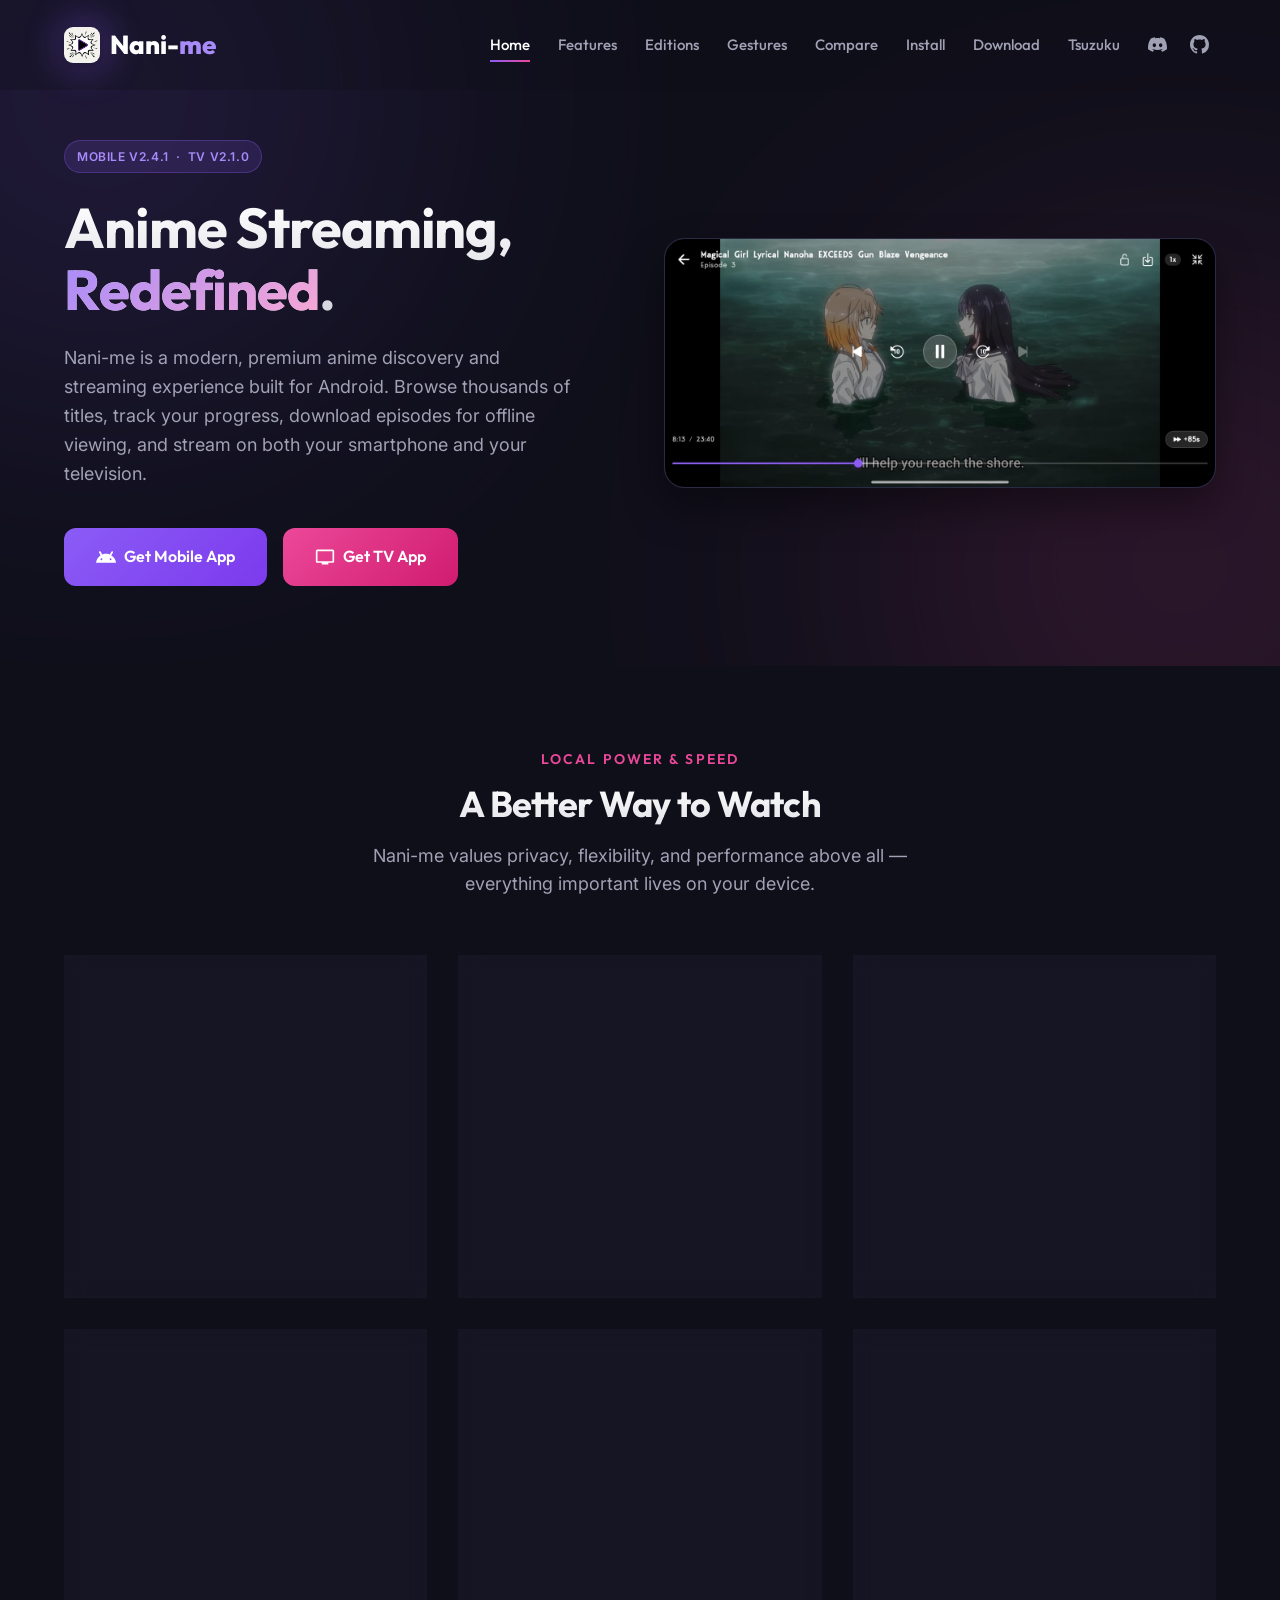
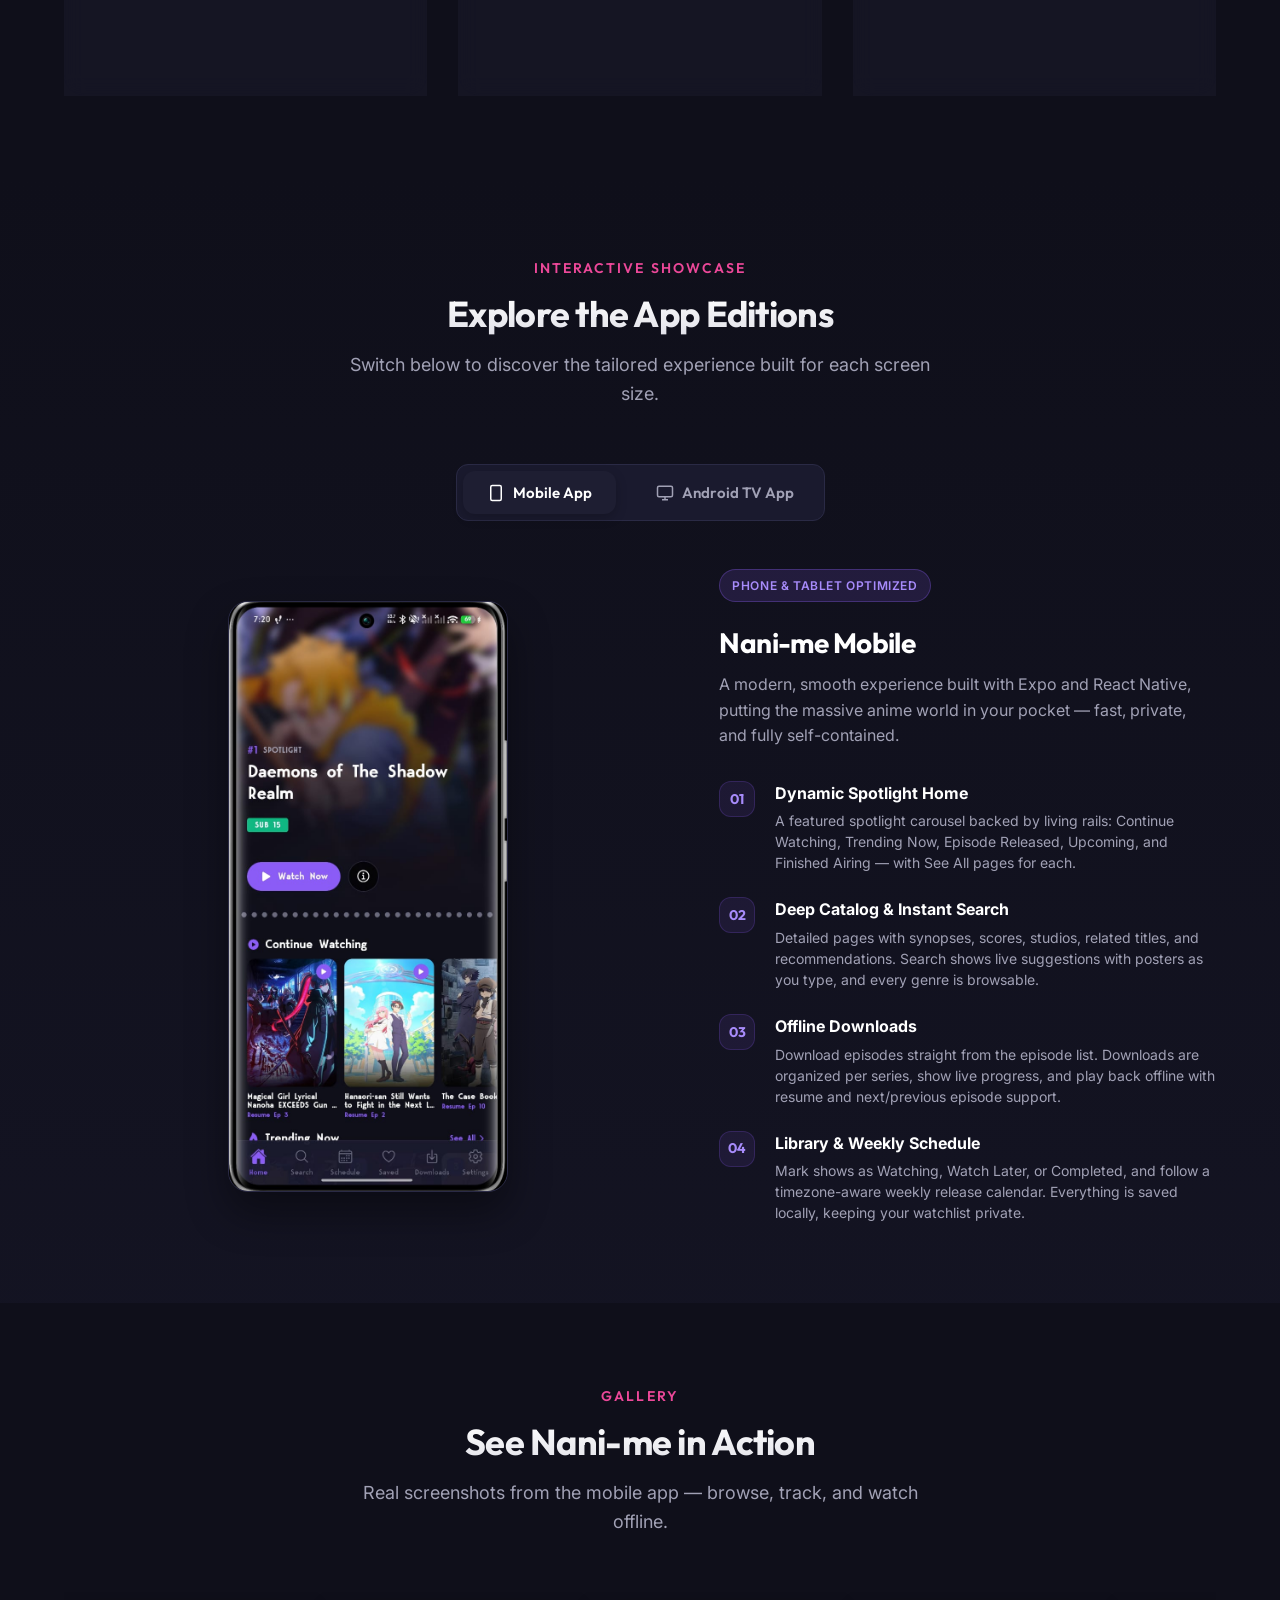
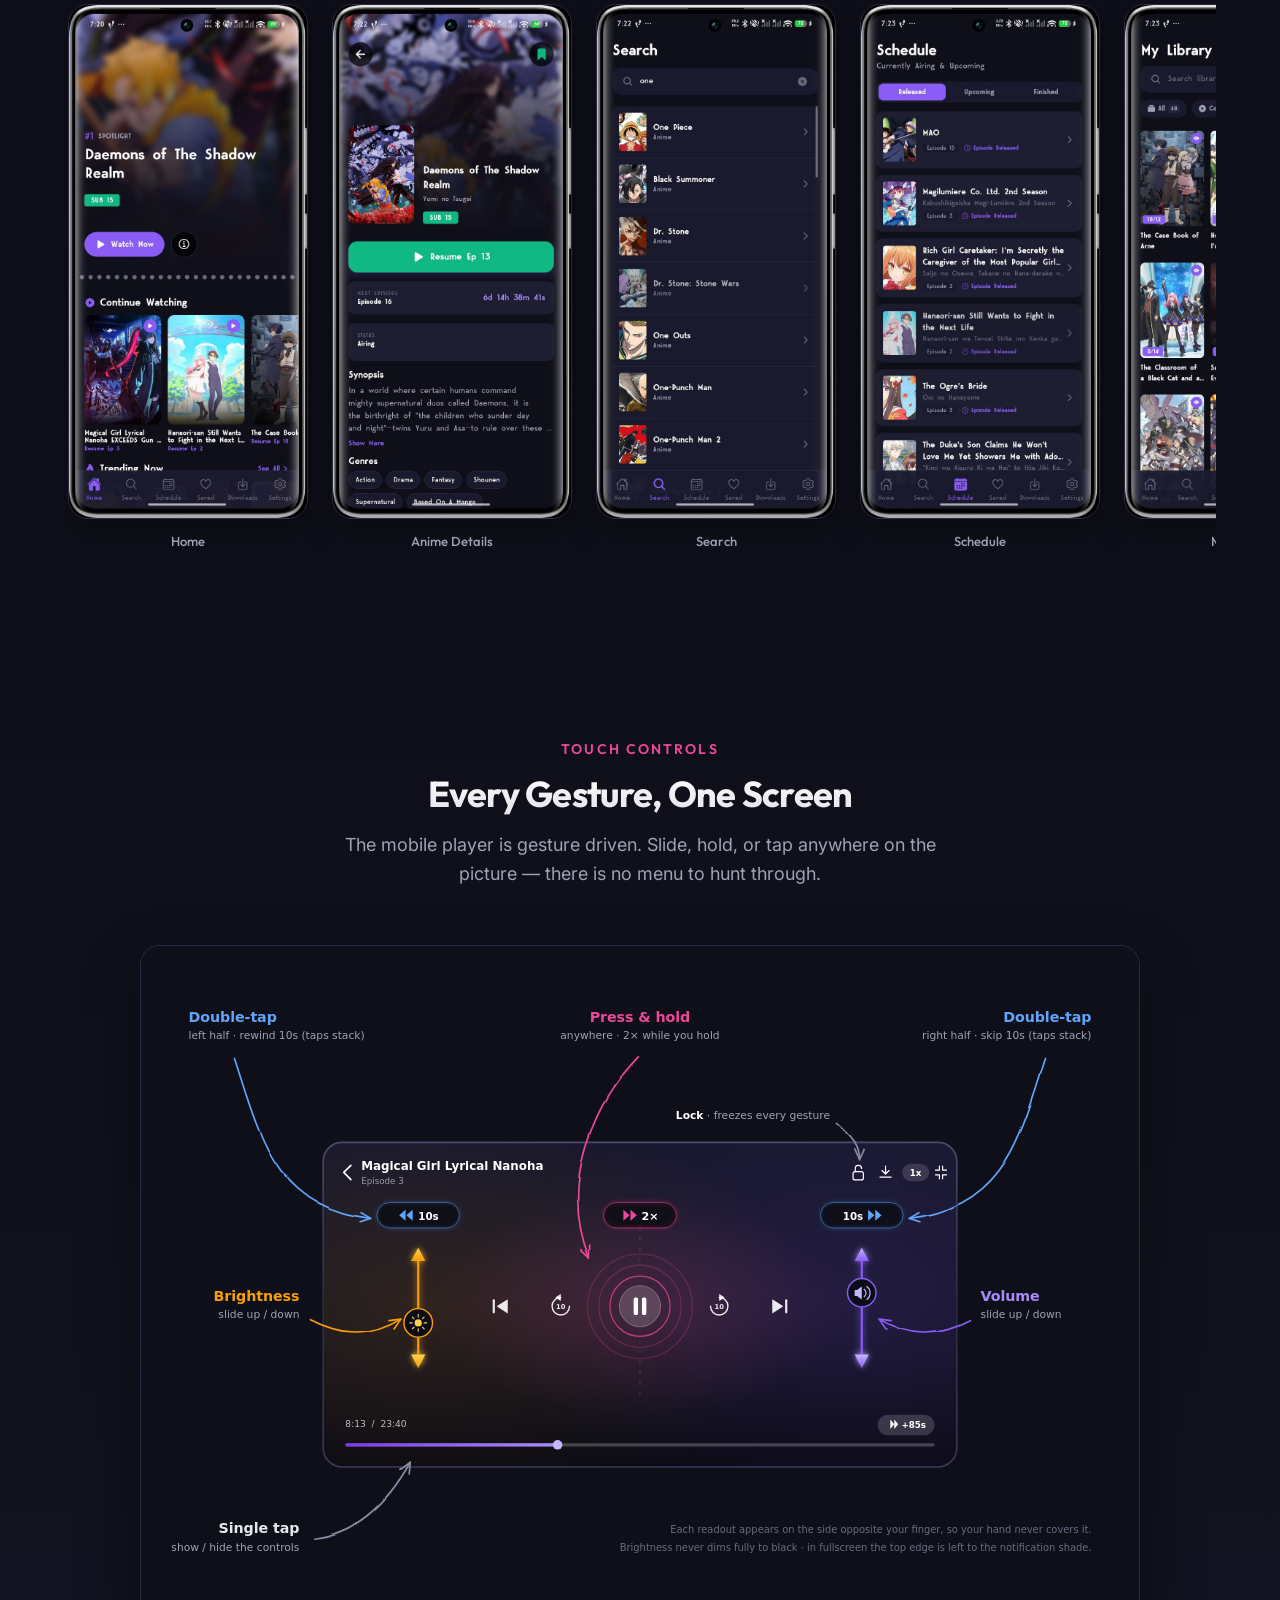
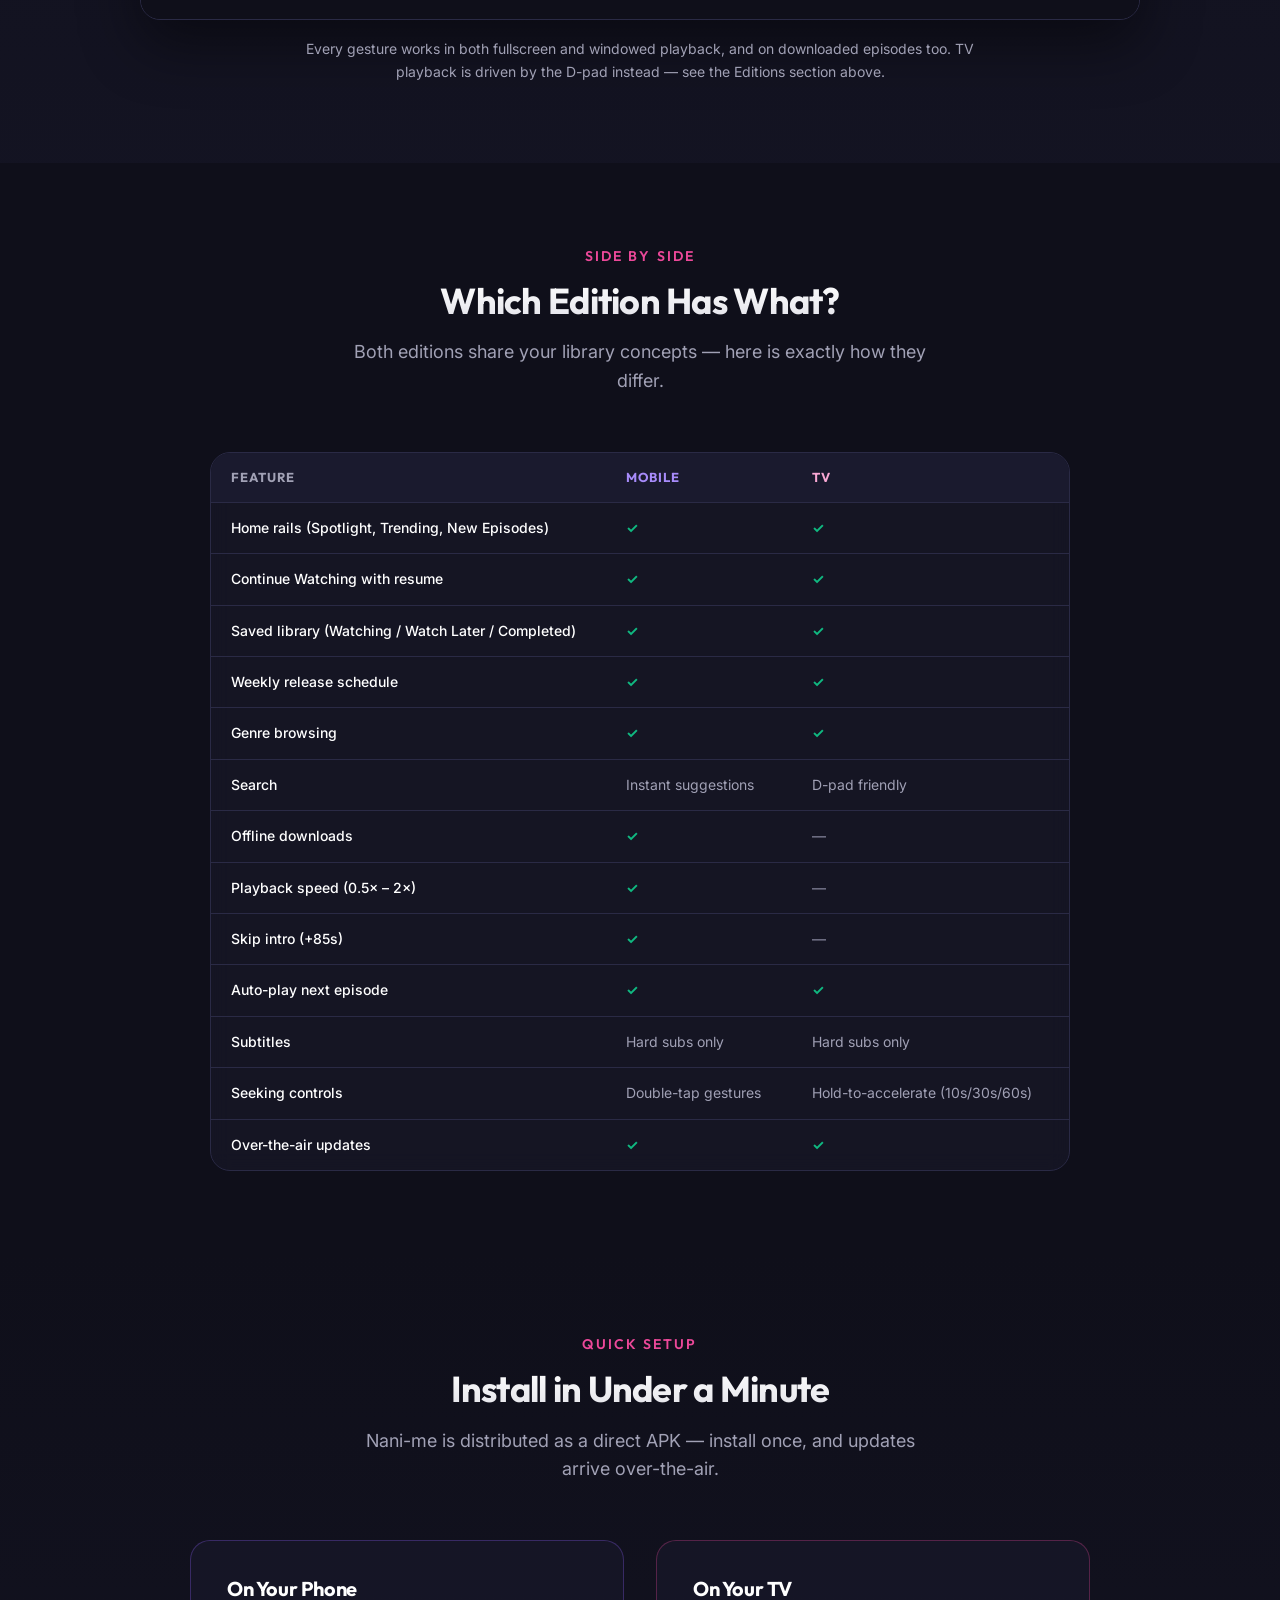
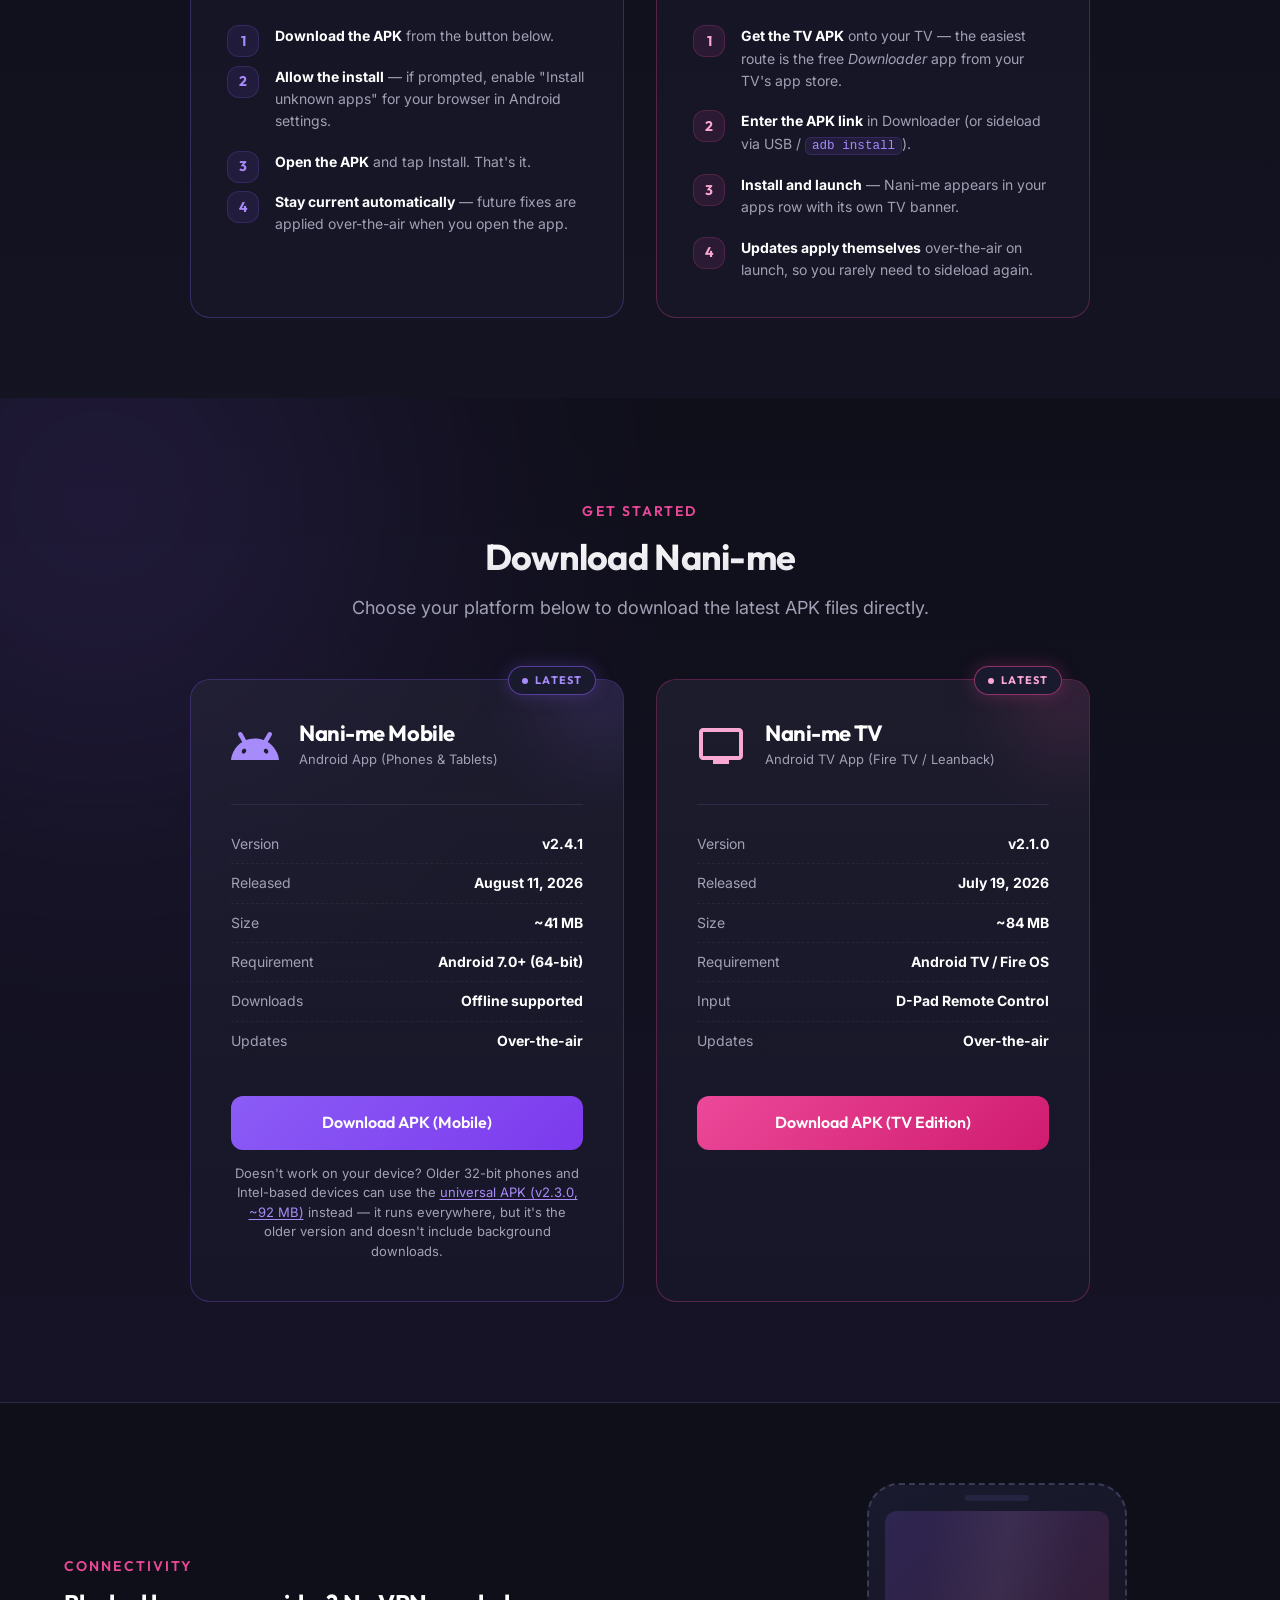
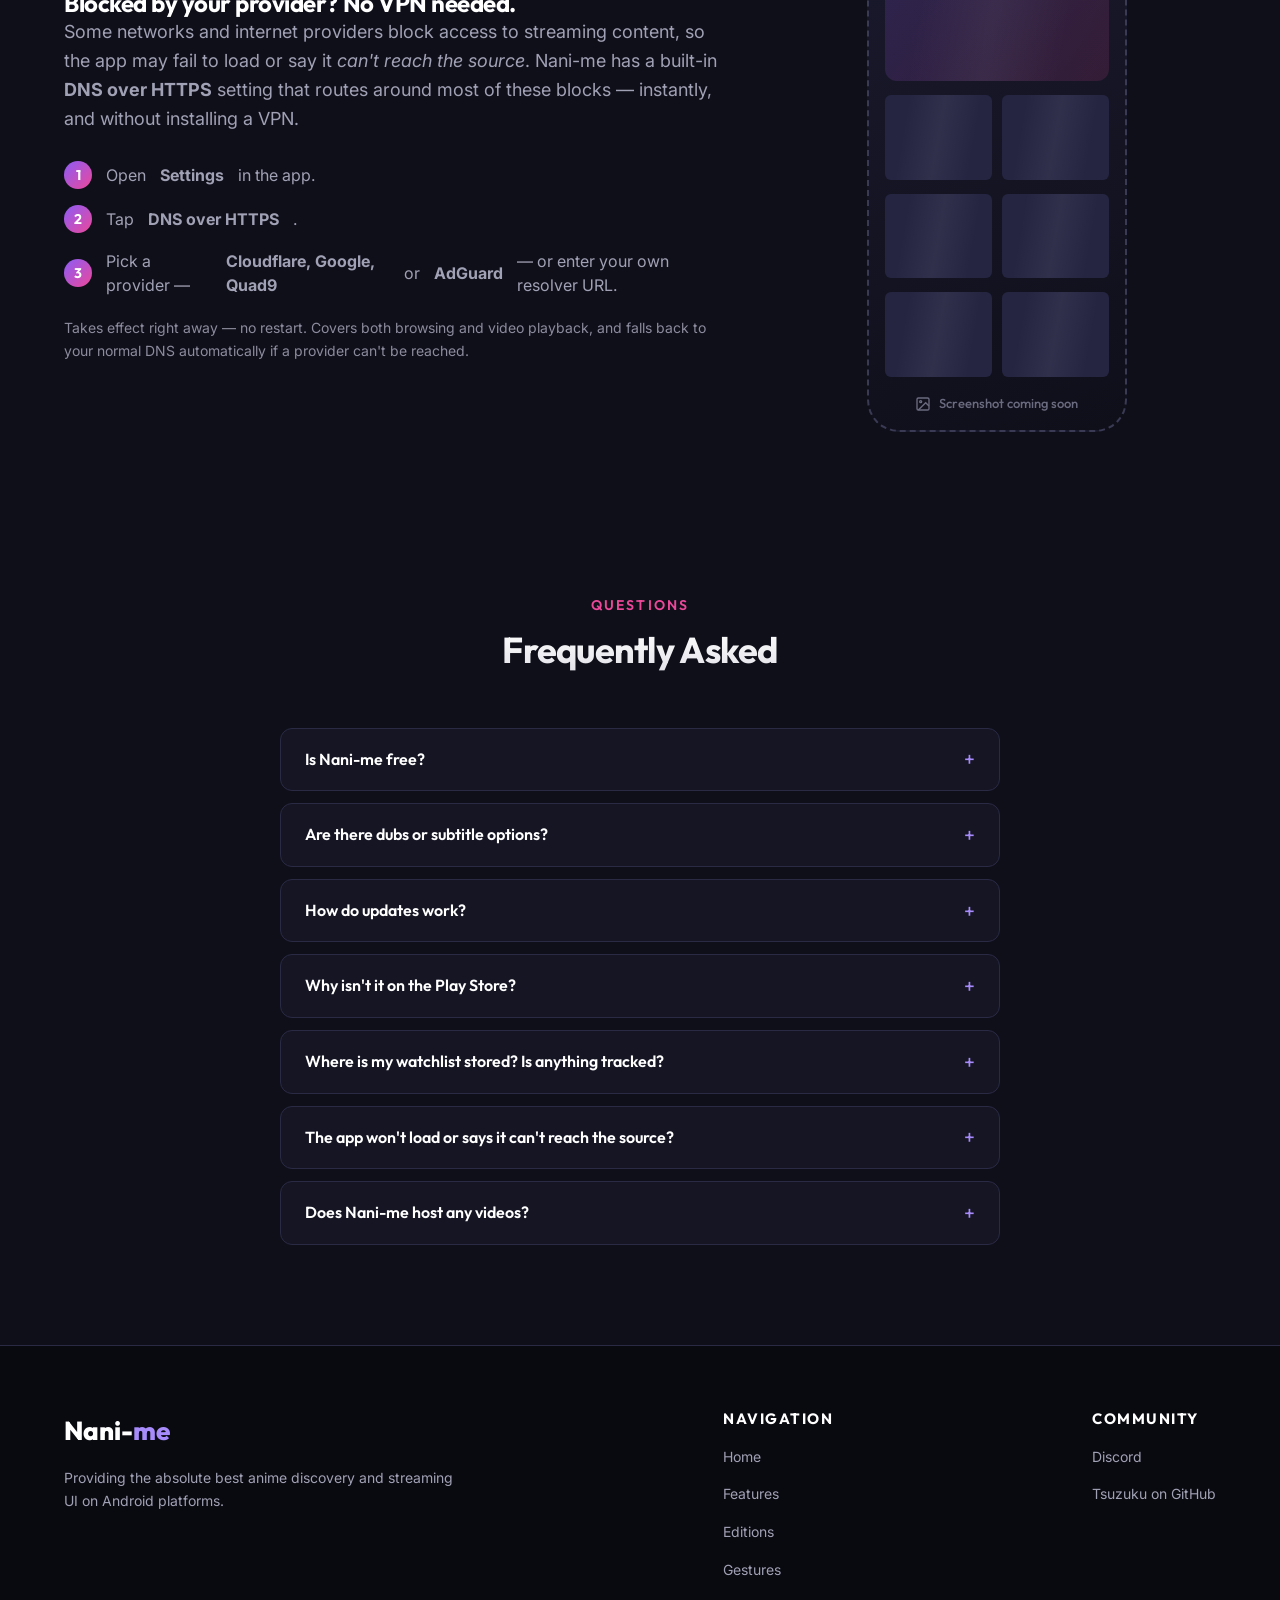
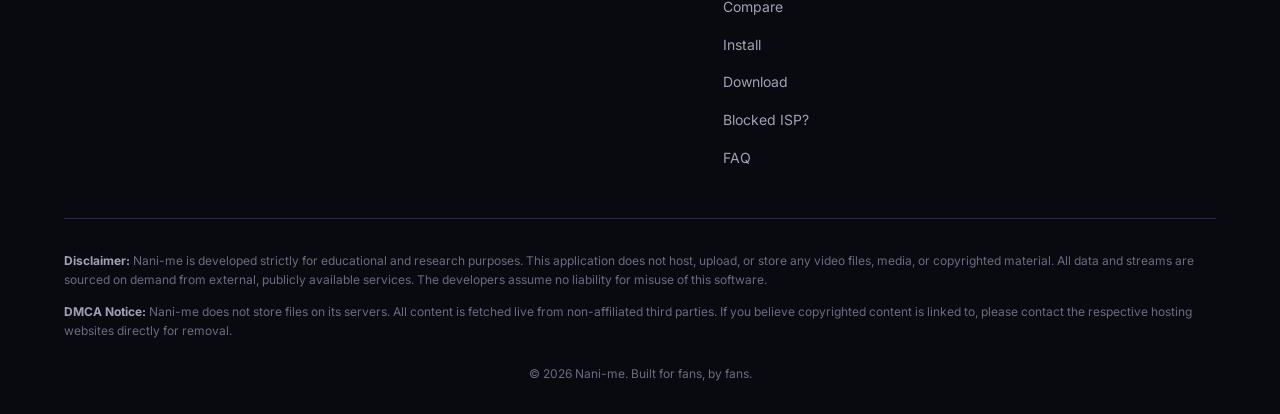
<file: index.html>
<!DOCTYPE html>
<html lang="en">
<head>
    <meta charset="UTF-8">
    <meta name="viewport" content="width=device-width, initial-scale=1.0">
    <title>Nani-me — Anime Streaming & Discovery for Android and Android TV</title>
    <meta name="description" content="Nani-me is a beautiful, self-contained anime streaming and discovery app for Android phones and Android TV. No accounts, offline downloads, watchlist tracking, D-pad-first TV controls, and over-the-air updates.">
    <meta name="theme-color" content="#0F0F1A">
    <!-- Open Graph / social sharing -->
    <meta property="og:title" content="Nani-me — Anime Streaming, Redefined">
    <meta property="og:description" content="A premium anime discovery and streaming experience for Android phones and Android TV. Offline downloads, smart library, and remote-friendly playback.">
    <meta property="og:type" content="website">
    <!-- Favicon (app icon) -->
    <link rel="icon" type="image/png" href="images/favicon.png">
    <link rel="apple-touch-icon" href="images/app-icon.png">
    <!-- Google Fonts -->
    <link rel="preconnect" href="https://fonts.googleapis.com">
    <link rel="preconnect" href="https://fonts.gstatic.com" crossorigin>
    <link href="https://fonts.googleapis.com/css2?family=Inter:wght@300;400;500;600;700&family=Outfit:wght@400;500;600;700;800&display=swap" rel="stylesheet">
    <!-- Custom CSS -->
    <link rel="stylesheet" href="style.css">
</head>
<body>

    <!-- Header Navigation -->
    <header id="main-header" class="header-fixed">
        <div class="header-container">
            <a href="#" class="logo-link">
                <span class="logo-glow"></span>
                <img src="images/app-icon.png" alt="Nani-me app icon" class="logo-icon" width="36" height="36">
                <span class="logo-text">Nani-<span class="highlight-text">me</span></span>
            </a>

            <div class="header-right">
                <nav id="navbar" class="nav-menu">
                    <ul>
                        <li><a href="#hero" class="nav-link active">Home</a></li>
                        <li><a href="#features" class="nav-link">Features</a></li>
                        <li><a href="#showcase" class="nav-link">Editions</a></li>
                        <li><a href="#gestures" class="nav-link">Gestures</a></li>
                        <li><a href="#compare" class="nav-link">Compare</a></li>
                        <li><a href="#install" class="nav-link">Install</a></li>
                        <li><a href="#download" class="nav-link">Download</a></li>
                        <li><a href="/tsuzuku/" class="nav-link">Tsuzuku</a></li>
                    </ul>
                </nav>
                <div class="header-social">
                    <a href="https://discord.gg/pT3MxSY9yd" class="social-link" target="_blank" rel="noopener" aria-label="Tsuzuku on Discord" title="Discord">
                        <svg viewBox="0 0 24 24" width="19" height="19" fill="currentColor" aria-hidden="true"><path d="M20.317 4.3698a19.7913 19.7913 0 00-4.8851-1.5152.0741.0741 0 00-.0785.0371c-.211.3753-.4447.8648-.6083 1.2495-1.8447-.2762-3.68-.2762-5.4868 0-.1636-.3933-.4058-.8742-.6177-1.2495a.077.077 0 00-.0785-.037 19.7363 19.7363 0 00-4.8852 1.515.0699.0699 0 00-.0321.0277C.5334 9.0458-.319 13.5799.0992 18.0578a.0824.0824 0 00.0312.0561c2.0528 1.5076 4.0413 2.4228 5.9929 3.0294a.0777.0777 0 00.0842-.0276c.4616-.6304.8731-1.2952 1.226-1.9942a.076.076 0 00-.0416-.1057c-.6528-.2476-1.2743-.5495-1.8722-.8923a.077.077 0 01-.0076-.1277c.1258-.0943.2517-.1923.3718-.2914a.0743.0743 0 01.0776-.0105c3.9278 1.7933 8.18 1.7933 12.0614 0a.0739.0739 0 01.0785.0095c.1202.099.246.1981.3728.2924a.077.077 0 01-.0066.1276 12.2986 12.2986 0 01-1.873.8914.0766.0766 0 00-.0407.1067c.3604.698.7719 1.3628 1.225 1.9932a.076.076 0 00.0842.0286c1.961-.6067 3.9495-1.5219 6.0023-3.0294a.077.077 0 00.0313-.0552c.5004-5.177-.8382-9.6739-3.5485-13.6604a.061.061 0 00-.0312-.0286zM8.02 15.3312c-1.1825 0-2.1569-1.0857-2.1569-2.419 0-1.3332.9555-2.4189 2.157-2.4189 1.2108 0 2.1757 1.0952 2.1568 2.419 0 1.3332-.9555 2.4189-2.1569 2.4189zm7.9748 0c-1.1825 0-2.1569-1.0857-2.1569-2.419 0-1.3332.9554-2.4189 2.1569-2.4189 1.2108 0 2.1757 1.0952 2.1568 2.419 0 1.3332-.946 2.4189-2.1568 2.4189Z"/></svg>
                    </a>
                    <a href="https://github.com/Syha-01/Tsuzuku" class="social-link" target="_blank" rel="noopener" aria-label="Tsuzuku on GitHub" title="GitHub">
                        <svg viewBox="0 0 16 16" width="19" height="19" fill="currentColor" aria-hidden="true"><path d="M8 0C3.58 0 0 3.58 0 8c0 3.54 2.29 6.53 5.47 7.59.4.07.55-.17.55-.38 0-.19-.01-.82-.01-1.49-2.01.37-2.53-.49-2.69-.94-.09-.23-.48-.94-.82-1.13-.28-.15-.68-.52-.01-.53.63-.01 1.08.58 1.23.82.72 1.21 1.87.87 2.33.66.07-.52.28-.87.51-1.07-1.78-.2-3.64-.89-3.64-3.95 0-.87.31-1.59.82-2.15-.08-.2-.36-1.02.08-2.12 0 0 .67-.21 2.2.82.64-.18 1.32-.27 2-.27.68 0 1.36.09 2 .27 1.53-1.04 2.2-.82 2.2-.82.44 1.1.16 1.92.08 2.12.51.56.82 1.27.82 2.15 0 3.07-1.87 3.75-3.65 3.95.29.25.54.73.54 1.48 0 1.07-.01 1.93-.01 2.2 0 .21.15.46.55.38A8.013 8.013 0 0 0 16 8c0-4.42-3.58-8-8-8z"/></svg>
                    </a>
                </div>
            </div>

        </div>
    </header>

    <!-- Main Content -->
    <main>

        <!-- Hero Section -->
        <section id="hero" class="hero-section">
            <div class="glow-bg glow-primary"></div>
            <div class="glow-bg glow-accent"></div>

            <div class="container hero-container">
                <div class="hero-content">
                    <span class="badge">Mobile v2.4.1 &nbsp;·&nbsp; TV v2.1.0</span>
                    <h1 class="hero-title">Anime Streaming, <br><span class="gradient-text">Redefined</span>.</h1>
                    <p class="hero-description">
                        Nani-me is a modern, premium anime discovery and streaming experience built for Android. Browse thousands of titles, track your progress, download episodes for offline viewing, and stream on both your smartphone and your television.
                    </p>
                    <div class="hero-actions">
                        <a href="#download" id="hero-mobile-dl" class="btn btn-lg btn-primary btn-glow">
                            <svg class="btn-icon" viewBox="0 0 24 24" fill="currentColor" aria-hidden="true">
                                <path d="M18.4395 5.5586c-.675 1.1664-1.352 2.3318-2.0274 3.498-.0366-.0155-.0742-.0286-.1113-.043-1.8249-.6957-3.484-.8-4.42-.787-1.8551.0185-3.3544.4643-4.2597.8203-.084-.1494-1.7526-3.021-2.0215-3.4864a1.1451 1.1451 0 0 0-.1406-.1914c-.3312-.364-.9054-.4859-1.379-.203-.475.282-.7136.9361-.3886 1.5019 1.9466 3.3696-.0966-.2158 1.9473 3.3593.0172.031-.4946.2642-1.3926 1.0177C2.8987 12.176.452 14.772 0 18.9902h24c-.119-1.1108-.3686-2.099-.7461-3.0683-.7438-1.9118-1.8435-3.2928-2.7402-4.1836a12.1048 12.1048 0 0 0-2.1309-1.6875c.6594-1.122 1.312-2.2559 1.9649-3.3848.2077-.3615.1886-.7956-.0079-1.1191a1.1001 1.1001 0 0 0-.8515-.5332c-.5225-.0536-.9392.3128-1.0488.5449zm-.0391 8.461c.3944.5926.324 1.3306-.1563 1.6503-.4799.3197-1.188.0985-1.582-.4941-.3944-.5927-.324-1.3307.1563-1.6504.4727-.315 1.1812-.1086 1.582.4941zM7.207 13.5273c.4803.3197.5506 1.0577.1563 1.6504-.394.5926-1.1038.8138-1.584.4941-.48-.3197-.5503-1.0577-.1563-1.6504.4008-.6021 1.1087-.8106 1.584-.4941z"/>
                            </svg>
                            Get Mobile App
                        </a>
                        <a href="#download" id="hero-tv-dl" class="btn btn-lg btn-accent btn-glow">
                            <svg class="btn-icon" viewBox="0 0 24 24" fill="currentColor" aria-hidden="true">
                                <path d="M21 3H3c-1.1 0-2 .9-2 2v12c0 1.1.9 2 2 2h5v2h8v-2h5c1.1 0 1.99-.9 1.99-2L23 5c0-1.1-.9-2-2-2zm0 14H3V5h18v12z"/>
                            </svg>
                            Get TV App
                        </a>
                    </div>
                </div>

                <div class="hero-image-container">
                    <div class="showcase-frame">
                        <img src="images/VideoPlayer.jpeg" alt="Nani-me video player streaming an episode with subtitles, skip and speed controls" class="hero-showcase-img">
                    </div>
                </div>
            </div>
        </section>

        <!-- Core Highlights -->
        <section id="features" class="highlights-section">
            <div class="container">
                <div class="section-header text-center">
                    <span class="sub-title">Local Power & Speed</span>
                    <h2>A Better Way to Watch</h2>
                    <p class="section-desc">Nani-me values privacy, flexibility, and performance above all — everything important lives on your device.</p>
                </div>

                <div class="grid grid-3">
                    <!-- Highlight 1 -->
                    <div class="highlight-card card-glow-purple">
                        <div class="card-icon-container">
                            <svg class="card-icon" viewBox="0 0 24 24" fill="none" stroke="currentColor" stroke-width="2" aria-hidden="true">
                                <rect x="3" y="11" width="18" height="11" rx="2" ry="2"></rect>
                                <path d="M7 11V7a5 5 0 0 1 10 0v4"></path>
                            </svg>
                        </div>
                        <h3>No Accounts, No Tracking</h3>
                        <p>No sign-up, no profile, nothing phoning home. Everything runs on your device and works the moment you open it — the same on both the phone and TV editions.</p>
                    </div>

                    <!-- Highlight 2 -->
                    <div class="highlight-card card-glow-pink">
                        <div class="card-icon-container">
                            <svg class="card-icon" viewBox="0 0 24 24" fill="none" stroke="currentColor" stroke-width="2" aria-hidden="true">
                                <path d="M21 15v4a2 2 0 0 1-2 2H5a2 2 0 0 1-2-2v-4"></path>
                                <polyline points="7 10 12 15 17 10"></polyline>
                                <line x1="12" y1="15" x2="12" y2="3"></line>
                            </svg>
                        </div>
                        <h3>Offline Downloads</h3>
                        <p>Take your shows anywhere. Download episodes on mobile, organized neatly per series with progress bars and file sizes — then watch fully offline with resume, next/previous episode, and shared watch history.</p>
                    </div>

                    <!-- Highlight 3 -->
                    <div class="highlight-card card-glow-purple">
                        <div class="card-icon-container">
                            <svg class="card-icon" viewBox="0 0 24 24" fill="none" stroke="currentColor" stroke-width="2" aria-hidden="true">
                                <circle cx="12" cy="12" r="10"></circle>
                                <polyline points="12 6 12 12 16 14"></polyline>
                            </svg>
                        </div>
                        <h3>Smart Local Library</h3>
                        <p>Track your anime with saved statuses — "Watching," "Watch Later," and "Completed" — plus automatic watch history and resume points. Everything is stored offline on your own device.</p>
                    </div>

                    <!-- Highlight 4 -->
                    <div class="highlight-card card-glow-pink">
                        <div class="card-icon-container">
                            <svg class="card-icon" viewBox="0 0 24 24" fill="none" stroke="currentColor" stroke-width="2" aria-hidden="true">
                                <polygon points="5 3 19 12 5 21 5 3"></polygon>
                            </svg>
                        </div>
                        <h3>Premium Playback</h3>
                        <p>Hassle-free HLS streaming with playback speeds from 0.5× to 2×, double-tap gesture seeking, and auto-play of the next episode with a countdown. All streams are hard-subbed — subtitles are always part of the picture, no setup needed.</p>
                    </div>

                    <!-- Highlight 5 -->
                    <div class="highlight-card card-glow-purple">
                        <div class="card-icon-container">
                            <svg class="card-icon" viewBox="0 0 24 24" fill="none" stroke="currentColor" stroke-width="2" aria-hidden="true">
                                <rect x="3" y="4" width="18" height="18" rx="2" ry="2"></rect>
                                <line x1="16" y1="2" x2="16" y2="6"></line>
                                <line x1="8" y1="2" x2="8" y2="6"></line>
                                <line x1="3" y1="10" x2="21" y2="10"></line>
                            </svg>
                        </div>
                        <h3>Release Schedule</h3>
                        <p>Never miss a premiere. A comprehensive, timezone-aware weekly calendar tracks upcoming and recently aired episodes so you always know what drops next.</p>
                    </div>

                    <!-- Highlight 6 -->
                    <div class="highlight-card card-glow-pink">
                        <div class="card-icon-container">
                            <svg class="card-icon" viewBox="0 0 24 24" fill="none" stroke="currentColor" stroke-width="2" aria-hidden="true">
                                <polyline points="23 4 23 10 17 10"></polyline>
                                <path d="M20.49 15a9 9 0 1 1-2.12-9.36L23 10"></path>
                            </svg>
                        </div>
                        <h3>Self-Updating</h3>
                        <p>Both editions receive over-the-air updates. When something breaks or improves, the fix arrives automatically the next time you open the app — no reinstall, no waiting.</p>
                    </div>
                </div>
            </div>
        </section>

        <!-- Interactive Showcase / App Editions Tab Menu -->
        <section id="showcase" class="showcase-section">
            <div class="container">
                <div class="section-header text-center">
                    <span class="sub-title">Interactive Showcase</span>
                    <h2>Explore the App Editions</h2>
                    <p class="section-desc">Switch below to discover the tailored experience built for each screen size.</p>
                </div>

                <!-- Tab Controls -->
                <div class="tab-controls" role="tablist">
                    <button id="tab-mobile-btn" class="tab-btn active" role="tab" aria-selected="true" aria-controls="panel-mobile" tabindex="0">
                        <svg class="tab-icon" viewBox="0 0 24 24" fill="none" stroke="currentColor" stroke-width="2" aria-hidden="true">
                            <rect x="5" y="2" width="14" height="20" rx="2" ry="2"></rect>
                            <line x1="12" y1="18" x2="12.01" y2="18"></line>
                        </svg>
                        Mobile App
                    </button>
                    <button id="tab-tv-btn" class="tab-btn" role="tab" aria-selected="false" aria-controls="panel-tv" tabindex="-1">
                        <svg class="tab-icon" viewBox="0 0 24 24" fill="none" stroke="currentColor" stroke-width="2" aria-hidden="true">
                            <rect x="2" y="3" width="20" height="14" rx="2" ry="2"></rect>
                            <line x1="8" y1="21" x2="16" y2="21"></line>
                            <line x1="12" y1="17" x2="12" y2="21"></line>
                        </svg>
                        Android TV App
                    </button>
                </div>

                <!-- Tab Panels Container -->
                <div class="tab-panels-wrapper">
                    <!-- Mobile Panel -->
                    <div id="panel-mobile" class="tab-panel active" role="tabpanel" aria-labelledby="tab-mobile-btn">
                        <div class="showcase-grid">
                            <div class="showcase-img-col">
                                <div class="showcase-frame phone-frame">
                                    <img src="images/Home.jpeg" alt="Nani-me mobile app home screen with spotlight and continue watching" class="showcase-mockup-img">
                                </div>
                            </div>
                            <div class="showcase-info-col">
                                <span class="badge badge-purple">Phone & Tablet Optimized</span>
                                <h3>Nani-me Mobile</h3>
                                <p class="panel-intro">A modern, smooth experience built with Expo and React Native, putting the massive anime world in your pocket — fast, private, and fully self-contained.</p>

                                <ul class="feature-bullets">
                                    <li>
                                        <span class="bullet-num">01</span>
                                        <div>
                                            <strong>Dynamic Spotlight Home</strong>
                                            <p>A featured spotlight carousel backed by living rails: Continue Watching, Trending Now, Episode Released, Upcoming, and Finished Airing — with See All pages for each.</p>
                                        </div>
                                    </li>
                                    <li>
                                        <span class="bullet-num">02</span>
                                        <div>
                                            <strong>Deep Catalog & Instant Search</strong>
                                            <p>Detailed pages with synopses, scores, studios, related titles, and recommendations. Search shows live suggestions with posters as you type, and every genre is browsable.</p>
                                        </div>
                                    </li>
                                    <li>
                                        <span class="bullet-num">03</span>
                                        <div>
                                            <strong>Offline Downloads</strong>
                                            <p>Download episodes straight from the episode list. Downloads are organized per series, show live progress, and play back offline with resume and next/previous episode support.</p>
                                        </div>
                                    </li>
                                    <li>
                                        <span class="bullet-num">04</span>
                                        <div>
                                            <strong>Library & Weekly Schedule</strong>
                                            <p>Mark shows as Watching, Watch Later, or Completed, and follow a timezone-aware weekly release calendar. Everything is saved locally, keeping your watchlist private.</p>
                                        </div>
                                    </li>
                                </ul>
                            </div>
                        </div>
                    </div>

                    <!-- TV Panel -->
                    <div id="panel-tv" class="tab-panel" role="tabpanel" aria-labelledby="tab-tv-btn" hidden>
                        <div class="showcase-grid">
                            <div class="showcase-img-col">
                                <!--
                                    SCREENSHOT PLACEHOLDER — TV app (landscape, 16:9).
                                    To use a real screenshot, replace the <div class="ph ph-tv">…</div> below with:
                                    <div class="showcase-frame tv-frame">
                                        <img src="images/tv-mockup.png" alt="Nani-me Android TV interface" class="showcase-mockup-img">
                                    </div>
                                -->
                                <div class="ph ph-tv" role="img" aria-label="Screenshot placeholder: Nani-me on Android TV">
                                    <div class="ph-skeleton">
                                        <div class="sk-banner"></div>
                                        <div class="sk-rail"><span></span><span></span><span></span><span></span><span></span></div>
                                        <div class="sk-rail"><span></span><span></span><span></span><span></span><span></span></div>
                                    </div>
                                    <div class="ph-caption">
                                        <svg viewBox="0 0 24 24" fill="none" stroke="currentColor" stroke-width="2" aria-hidden="true"><rect x="3" y="3" width="18" height="18" rx="2"/><circle cx="8.5" cy="8.5" r="1.5"/><polyline points="21 15 16 10 5 21"/></svg>
                                        <span>Screenshot coming soon</span>
                                    </div>
                                    <span class="ph-stand"></span>
                                </div>
                            </div>
                            <div class="showcase-info-col">
                                <span class="badge badge-accent">10-Foot Leanback Experience</span>
                                <h3>Nani-me TV</h3>
                                <p class="panel-intro">A dedicated port built on <code>react-native-tvos</code>, designed to make watching anime on your living room screen extremely comfortable.</p>

                                <ul class="feature-bullets">
                                    <li>
                                        <span class="bullet-num">01</span>
                                        <div>
                                            <strong>D-Pad Native Focus Rails</strong>
                                            <p>Navigate comfortably from your couch with focus-driven TV rows and card outlines designed specifically for remote controls, plus a Leanback launcher banner.</p>
                                        </div>
                                    </li>
                                    <li>
                                        <span class="bullet-num">02</span>
                                        <div>
                                            <strong>Continue Watching Rail</strong>
                                            <p>Pick up exactly where you left off. A home-screen rail updates with your history, and playback progress is saved automatically every few seconds.</p>
                                        </div>
                                    </li>
                                    <li>
                                        <span class="bullet-num">03</span>
                                        <div>
                                            <strong>Remote-First Player</strong>
                                            <p>Press OK to play or pause, tap left/right to seek 10s, or hold to accelerate to 30s and 60s jumps with a live indicator. Press up any time to reveal the controls.</p>
                                        </div>
                                    </li>
                                    <li>
                                        <span class="bullet-num">04</span>
                                        <div>
                                            <strong>Smart Playback Tools</strong>
                                            <p>Press down for an integrated episode picker with a full episode strip. Episodes auto-mark as watched at 90% and auto-advance to the next one.</p>
                                        </div>
                                    </li>
                                </ul>
                            </div>
                        </div>
                    </div>
                </div>
            </div>
        </section>

        <!-- Screenshots Gallery -->
        <section id="screens" class="screens-section">
            <div class="container">
                <div class="section-header text-center">
                    <span class="sub-title">Gallery</span>
                    <h2>See Nani-me in Action</h2>
                    <p class="section-desc">Real screenshots from the mobile app — browse, track, and watch offline.</p>
                </div>

                <div class="screens-strip" tabindex="0" aria-label="Nani-me mobile app screenshots">
                    <figure>
                        <img src="images/Home.jpeg" alt="Home screen with spotlight anime and continue watching row" loading="lazy">
                        <figcaption>Home</figcaption>
                    </figure>
                    <figure>
                        <img src="images/AnimeDetails.jpeg" alt="Anime detail page with resume button, next episode countdown and synopsis" loading="lazy">
                        <figcaption>Anime Details</figcaption>
                    </figure>
                    <figure>
                        <img src="images/Search.jpeg" alt="Search screen with instant results" loading="lazy">
                        <figcaption>Search</figcaption>
                    </figure>
                    <figure>
                        <img src="images/Schedule.jpeg" alt="Schedule screen with released, upcoming and finished tabs" loading="lazy">
                        <figcaption>Schedule</figcaption>
                    </figure>
                    <figure>
                        <img src="images/Saved.jpeg" alt="My Library screen with watching and continue filters" loading="lazy">
                        <figcaption>My Library</figcaption>
                    </figure>
                    <figure>
                        <img src="images/Downloads.jpeg" alt="Downloads screen with offline episodes" loading="lazy">
                        <figcaption>Offline Downloads</figcaption>
                    </figure>
                </div>
            </div>
        </section>

        <!-- Player Gestures -->
        <section id="gestures" class="gestures-section">
            <div class="container">
                <div class="section-header text-center">
                    <span class="sub-title">Touch Controls</span>
                    <h2>Every Gesture, One Screen</h2>
                    <p class="section-desc">The mobile player is gesture driven. Slide, hold, or tap anywhere on the picture — there is no menu to hunt through.</p>
                </div>

                <figure class="gesture-figure">
                    <div class="gesture-map-wrapper">
                        <img src="images/player-gestures.svg"
                             alt="The Nani-me player screen annotated with its gestures: slide up or down on the left half for brightness and on the right half for volume, press and hold anywhere for 2× speed, double-tap left or right to seek 10 seconds, single tap to show or hide the controls, and the lock button to freeze every gesture."
                             class="gesture-map" width="1260" height="850" loading="lazy">
                    </div>
                    <figcaption><span class="gesture-scroll-hint">Swipe the map sideways to see all six gestures. </span>Every gesture works in both fullscreen and windowed playback, and on downloaded episodes too. TV playback is driven by the D-pad instead — see the Editions section above.</figcaption>
                </figure>
            </div>
        </section>

        <!-- Edition Comparison -->
        <section id="compare" class="compare-section">
            <div class="container">
                <div class="section-header text-center">
                    <span class="sub-title">Side by Side</span>
                    <h2>Which Edition Has What?</h2>
                    <p class="section-desc">Both editions share your library concepts — here is exactly how they differ.</p>
                </div>

                <div class="compare-table-wrapper">
                    <table class="compare-table">
                        <thead>
                            <tr>
                                <th scope="col">Feature</th>
                                <th scope="col">Mobile</th>
                                <th scope="col">TV</th>
                            </tr>
                        </thead>
                        <tbody>
                            <tr>
                                <th scope="row">Home rails (Spotlight, Trending, New Episodes)</th>
                                <td><span class="check yes" aria-label="Yes">✓</span></td>
                                <td><span class="check yes" aria-label="Yes">✓</span></td>
                            </tr>
                            <tr>
                                <th scope="row">Continue Watching with resume</th>
                                <td><span class="check yes" aria-label="Yes">✓</span></td>
                                <td><span class="check yes" aria-label="Yes">✓</span></td>
                            </tr>
                            <tr>
                                <th scope="row">Saved library (Watching / Watch Later / Completed)</th>
                                <td><span class="check yes" aria-label="Yes">✓</span></td>
                                <td><span class="check yes" aria-label="Yes">✓</span></td>
                            </tr>
                            <tr>
                                <th scope="row">Weekly release schedule</th>
                                <td><span class="check yes" aria-label="Yes">✓</span></td>
                                <td><span class="check yes" aria-label="Yes">✓</span></td>
                            </tr>
                            <tr>
                                <th scope="row">Genre browsing</th>
                                <td><span class="check yes" aria-label="Yes">✓</span></td>
                                <td><span class="check yes" aria-label="Yes">✓</span></td>
                            </tr>
                            <tr>
                                <th scope="row">Search</th>
                                <td>Instant suggestions</td>
                                <td>D-pad friendly</td>
                            </tr>
                            <tr>
                                <th scope="row">Offline downloads</th>
                                <td><span class="check yes" aria-label="Yes">✓</span></td>
                                <td><span class="check no" aria-label="No">—</span></td>
                            </tr>
                            <tr>
                                <th scope="row">Playback speed (0.5× – 2×)</th>
                                <td><span class="check yes" aria-label="Yes">✓</span></td>
                                <td><span class="check no" aria-label="No">—</span></td>
                            </tr>
                            <tr>
                                <th scope="row">Skip intro (+85s)</th>
                                <td><span class="check yes" aria-label="Yes">✓</span></td>
                                <td><span class="check no" aria-label="No">—</span></td>
                            </tr>
                            <tr>
                                <th scope="row">Auto-play next episode</th>
                                <td><span class="check yes" aria-label="Yes">✓</span></td>
                                <td><span class="check yes" aria-label="Yes">✓</span></td>
                            </tr>
                            <tr>
                                <th scope="row">Subtitles</th>
                                <td>Hard subs only</td>
                                <td>Hard subs only</td>
                            </tr>
                            <tr>
                                <th scope="row">Seeking controls</th>
                                <td>Double-tap gestures</td>
                                <td>Hold-to-accelerate (10s/30s/60s)</td>
                            </tr>
                            <tr>
                                <th scope="row">Over-the-air updates</th>
                                <td><span class="check yes" aria-label="Yes">✓</span></td>
                                <td><span class="check yes" aria-label="Yes">✓</span></td>
                            </tr>
                        </tbody>
                    </table>
                </div>
            </div>
        </section>

        <!-- Install Guide -->
        <section id="install" class="install-section">
            <div class="container">
                <div class="section-header text-center">
                    <span class="sub-title">Quick Setup</span>
                    <h2>Install in Under a Minute</h2>
                    <p class="section-desc">Nani-me is distributed as a direct APK — install once, and updates arrive over-the-air.</p>
                </div>

                <div class="grid grid-2 install-grid">
                    <!-- Mobile install -->
                    <div class="install-card border-purple">
                        <h3>On Your Phone</h3>
                        <ol class="install-steps">
                            <li><strong>Download the APK</strong> from the button below.</li>
                            <li><strong>Allow the install</strong> — if prompted, enable "Install unknown apps" for your browser in Android settings.</li>
                            <li><strong>Open the APK</strong> and tap Install. That's it.</li>
                            <li><strong>Stay current automatically</strong> — future fixes are applied over-the-air when you open the app.</li>
                        </ol>
                    </div>

                    <!-- TV install -->
                    <div class="install-card border-pink">
                        <h3>On Your TV</h3>
                        <ol class="install-steps">
                            <li><strong>Get the TV APK</strong> onto your TV — the easiest route is the free <em>Downloader</em> app from your TV's app store.</li>
                            <li><strong>Enter the APK link</strong> in Downloader (or sideload via USB / <code>adb install</code>).</li>
                            <li><strong>Install and launch</strong> — Nani-me appears in your apps row with its own TV banner.</li>
                            <li><strong>Updates apply themselves</strong> over-the-air on launch, so you rarely need to sideload again.</li>
                        </ol>
                    </div>
                </div>
            </div>
        </section>

        <!-- Download Section -->
        <section id="download" class="download-section">
            <div class="glow-bg glow-primary"></div>

            <div class="container">
                <div class="section-header text-center">
                    <span class="sub-title">Get Started</span>
                    <h2>Download Nani-me</h2>
                    <p class="section-desc">Choose your platform below to download the latest APK files directly.</p>
                </div>

                <div class="grid grid-2 download-grid">
                    <!-- Mobile Card -->
                    <div class="dl-card-shell">
                    <span class="dl-badge dl-badge-purple">Latest</span>
                    <div class="download-card border-purple">
                        <div class="card-glow"></div>
                        <div class="dl-card-content">
                            <div class="dl-platform">
                                <svg class="dl-icon color-purple" viewBox="0 0 24 24" fill="currentColor" aria-hidden="true">
                                    <path d="M18.4395 5.5586c-.675 1.1664-1.352 2.3318-2.0274 3.498-.0366-.0155-.0742-.0286-.1113-.043-1.8249-.6957-3.484-.8-4.42-.787-1.8551.0185-3.3544.4643-4.2597.8203-.084-.1494-1.7526-3.021-2.0215-3.4864a1.1451 1.1451 0 0 0-.1406-.1914c-.3312-.364-.9054-.4859-1.379-.203-.475.282-.7136.9361-.3886 1.5019 1.9466 3.3696-.0966-.2158 1.9473 3.3593.0172.031-.4946.2642-1.3926 1.0177C2.8987 12.176.452 14.772 0 18.9902h24c-.119-1.1108-.3686-2.099-.7461-3.0683-.7438-1.9118-1.8435-3.2928-2.7402-4.1836a12.1048 12.1048 0 0 0-2.1309-1.6875c.6594-1.122 1.312-2.2559 1.9649-3.3848.2077-.3615.1886-.7956-.0079-1.1191a1.1001 1.1001 0 0 0-.8515-.5332c-.5225-.0536-.9392.3128-1.0488.5449zm-.0391 8.461c.3944.5926.324 1.3306-.1563 1.6503-.4799.3197-1.188.0985-1.582-.4941-.3944-.5927-.324-1.3307.1563-1.6504.4727-.315 1.1812-.1086 1.582.4941zM7.207 13.5273c.4803.3197.5506 1.0577.1563 1.6504-.394.5926-1.1038.8138-1.584.4941-.48-.3197-.5503-1.0577-.1563-1.6504.4008-.6021 1.1087-.8106 1.584-.4941z"/>
                                </svg>
                                <div>
                                    <h3>Nani-me Mobile</h3>
                                    <span>Android App (Phones & Tablets)</span>
                                </div>
                            </div>

                            <ul class="dl-specs">
                                <li><span>Version</span> <strong>v2.4.1</strong></li>
                                <li><span>Released</span> <strong>August 11, 2026</strong></li>
                                <li><span>Size</span> <strong>~41 MB</strong></li>
                                <li><span>Requirement</span> <strong>Android 7.0+ (64-bit)</strong></li>
                                <li><span>Downloads</span> <strong>Offline supported</strong></li>
                                <li><span>Updates</span> <strong>Over-the-air</strong></li>
                            </ul>

                            <a href="https://github.com/Syha-01/Nani-Me/releases/download/mobile-v2.4.1/nanime-mobile-v2.4.1-arm64.apk" download id="dl-mobile-apk" class="btn btn-block btn-primary btn-glow">Download APK (Mobile)</a>
                            <p class="dl-fallback">Doesn't work on your device? Older 32-bit phones and Intel-based devices can use the <a href="https://github.com/Syha-01/Nani-Me/releases/download/mobile-v2.3.0/nanime-mobile-v2.3.0-universal.apk" download>universal APK (v2.3.0, ~92 MB)</a> instead — it runs everywhere, but it's the older version and doesn't include background downloads.</p>
                        </div>
                    </div>
                    </div>

                    <!-- TV Card -->
                    <div class="dl-card-shell">
                    <span class="dl-badge dl-badge-pink">Latest</span>
                    <div class="download-card border-pink">
                        <div class="card-glow"></div>
                        <div class="dl-card-content">
                            <div class="dl-platform">
                                <svg class="dl-icon color-pink" viewBox="0 0 24 24" fill="currentColor" aria-hidden="true">
                                    <path d="M21 3H3c-1.1 0-2 .9-2 2v12c0 1.1.9 2 2 2h5v2h8v-2h5c1.1 0 1.99-.9 1.99-2L23 5c0-1.1-.9-2-2-2zm0 14H3V5h18v12z"/>
                                </svg>
                                <div>
                                    <h3>Nani-me TV</h3>
                                    <span>Android TV App (Fire TV / Leanback)</span>
                                </div>
                            </div>

                            <ul class="dl-specs">
                                <li><span>Version</span> <strong>v2.1.0</strong></li>
                                <li><span>Released</span> <strong>July 19, 2026</strong></li>
                                <li><span>Size</span> <strong>~84 MB</strong></li>
                                <li><span>Requirement</span> <strong>Android TV / Fire OS</strong></li>
                                <li><span>Input</span> <strong>D-Pad Remote Control</strong></li>
                                <li><span>Updates</span> <strong>Over-the-air</strong></li>
                            </ul>

                            <a href="https://github.com/Syha-01/Nani-Me/releases/download/tv-v2.1.0/nanime-tv-v2.1.0.apk" download id="dl-tv-apk" class="btn btn-block btn-accent btn-glow">Download APK (TV Edition)</a>
                        </div>
                    </div>
                    </div>
                </div>
            </div>
        </section>

        <!-- DNS over HTTPS -->
        <section id="dns" class="dns-section">
            <div class="container">
                <div class="dns-grid">
                    <div class="dns-copy">
                        <span class="sub-title">Connectivity</span>
                        <h2>Blocked by your provider? No VPN needed.</h2>
                        <p class="section-desc">Some networks and internet providers block access to streaming content, so the app may fail to load or say it <em>can&apos;t reach the source</em>. Nani-me has a built-in <strong>DNS over HTTPS</strong> setting that routes around most of these blocks — instantly, and without installing a VPN.</p>
                        <ol class="dns-steps">
                            <li><span class="dns-step-num">1</span> Open <strong>Settings</strong> in the app.</li>
                            <li><span class="dns-step-num">2</span> Tap <strong>DNS over HTTPS</strong>.</li>
                            <li><span class="dns-step-num">3</span> Pick a provider — <strong>Cloudflare, Google, Quad9</strong> or <strong>AdGuard</strong> — or enter your own resolver URL.</li>
                        </ol>
                        <p class="dns-foot">Takes effect right away — no restart. Covers both browsing and video playback, and falls back to your normal DNS automatically if a provider can&apos;t be reached.</p>
                    </div>

                    <div class="dns-shot-col">
                        <!--
                            SCREENSHOT PLACEHOLDER — DNS over HTTPS settings screen (portrait).
                            To use a real screenshot, replace the <div class="ph ph-dns">…</div>
                            below with:
                            <div class="dns-shot">
                                <img src="images/DnsSettings.jpeg" alt="Nani-me DNS over HTTPS settings" class="dns-shot-img">
                            </div>
                        -->
                        <div class="ph ph-dns" role="img" aria-label="Screenshot placeholder: DNS over HTTPS settings screen">
                            <span class="ph-notch"></span>
                            <div class="ph-skeleton">
                                <div class="sk-banner"></div>
                                <div class="sk-rail"><span></span><span></span></div>
                                <div class="sk-rail"><span></span><span></span></div>
                                <div class="sk-rail"><span></span><span></span></div>
                            </div>
                            <div class="ph-caption">
                                <svg viewBox="0 0 24 24" fill="none" stroke="currentColor" stroke-width="2" aria-hidden="true"><rect x="3" y="3" width="18" height="18" rx="2"/><circle cx="8.5" cy="8.5" r="1.5"/><polyline points="21 15 16 10 5 21"/></svg>
                                <span>Screenshot coming soon</span>
                            </div>
                        </div>
                    </div>
                </div>
            </div>
        </section>

        <!-- FAQ -->
        <section id="faq" class="faq-section">
            <div class="container">
                <div class="section-header text-center">
                    <span class="sub-title">Questions</span>
                    <h2>Frequently Asked</h2>
                </div>

                <div class="faq-list">
                    <details class="faq-item">
                        <summary>Is Nani-me free?</summary>
                        <p>Yes. There are no accounts, no subscriptions, and the app adds no advertising of its own. Everything — your library, history, and downloads — lives on your device.</p>
                    </details>
                    <details class="faq-item">
                        <summary>Are there dubs or subtitle options?</summary>
                        <p>No — Nani-me streams hard-subbed video only. Subtitles are burned directly into the picture, so they always work on every device. There are no separate subtitle tracks, subtitle settings, or dubbed audio options.</p>
                    </details>
                    <details class="faq-item">
                        <summary>How do updates work?</summary>
                        <p>Both editions use over-the-air updates: when you open the app, it checks for the latest fixes and applies them automatically. You only need to install a new APK for major releases.</p>
                    </details>
                    <details class="faq-item">
                        <summary>Why isn't it on the Play Store?</summary>
                        <p>Nani-me is distributed as a direct APK download from this page. Installing takes under a minute (see the install guide above), and after that the app keeps itself up to date.</p>
                    </details>
                    <details class="faq-item">
                        <summary>Where is my watchlist stored? Is anything tracked?</summary>
                        <p>Your saved shows, watch history, and downloads are stored only in the app's local storage on your device. There are no accounts and no analytics — nothing leaves your device except the requests needed to fetch content.</p>
                    </details>
                    <details class="faq-item">
                        <summary>The app won't load or says it can't reach the source?</summary>
                        <p>Some networks and internet providers block access to streaming content. Nani-me includes a <strong>DNS over HTTPS</strong> option in Settings — pick a provider such as Cloudflare, Google, Quad9 or AdGuard (or enter your own), and the app can usually connect again without needing a VPN. The change takes effect right away and covers both browsing and video playback.</p>
                    </details>
                    <details class="faq-item">
                        <summary>Does Nani-me host any videos?</summary>
                        <p>No. Nani-me does not host, upload, or store any media. It simply links to content available on third-party services — see the disclaimer below for details.</p>
                    </details>
                </div>
            </div>
        </section>

    </main>

    <!-- Footer -->
    <footer>
        <div class="container footer-container">
            <div class="footer-top">
                <div class="footer-brand">
                    <span class="logo-text">Nani-<span class="highlight-text">me</span></span>
                    <p>Providing the absolute best anime discovery and streaming UI on Android platforms.</p>
                </div>
                <div class="footer-links">
                    <h4>Navigation</h4>
                    <ul>
                        <li><a href="#hero">Home</a></li>
                        <li><a href="#features">Features</a></li>
                        <li><a href="#showcase">Editions</a></li>
                        <li><a href="#gestures">Gestures</a></li>
                        <li><a href="#compare">Compare</a></li>
                        <li><a href="#install">Install</a></li>
                        <li><a href="#download">Download</a></li>
                        <li><a href="#dns">Blocked ISP?</a></li>
                        <li><a href="#faq">FAQ</a></li>
                    </ul>
                </div>
                <div class="footer-links">
                    <h4>Community</h4>
                    <ul>
                        <li><a href="https://discord.gg/pT3MxSY9yd" target="_blank" rel="noopener">Discord</a></li>
                        <li><a href="https://github.com/Syha-01/Tsuzuku" target="_blank" rel="noopener">Tsuzuku on GitHub</a></li>
                    </ul>
                </div>
            </div>

            <div class="footer-bottom">
                <div class="disclaimer-box">
                    <p><strong>Disclaimer:</strong> Nani-me is developed strictly for educational and research purposes. This application does not host, upload, or store any video files, media, or copyrighted material. All data and streams are sourced on demand from external, publicly available services. The developers assume no liability for misuse of this software.</p>
                    <p class="dmca-text"><strong>DMCA Notice:</strong> Nani-me does not store files on its servers. All content is fetched live from non-affiliated third parties. If you believe copyrighted content is linked to, please contact the respective hosting websites directly for removal.</p>
                </div>
                <div class="copyright">
                    &copy; 2026 Nani-me. Built for fans, by fans.
                </div>
            </div>
        </div>
    </footer>

    <!-- Custom Script -->
    <script src="script.js"></script>
</body>
</html>
</file>
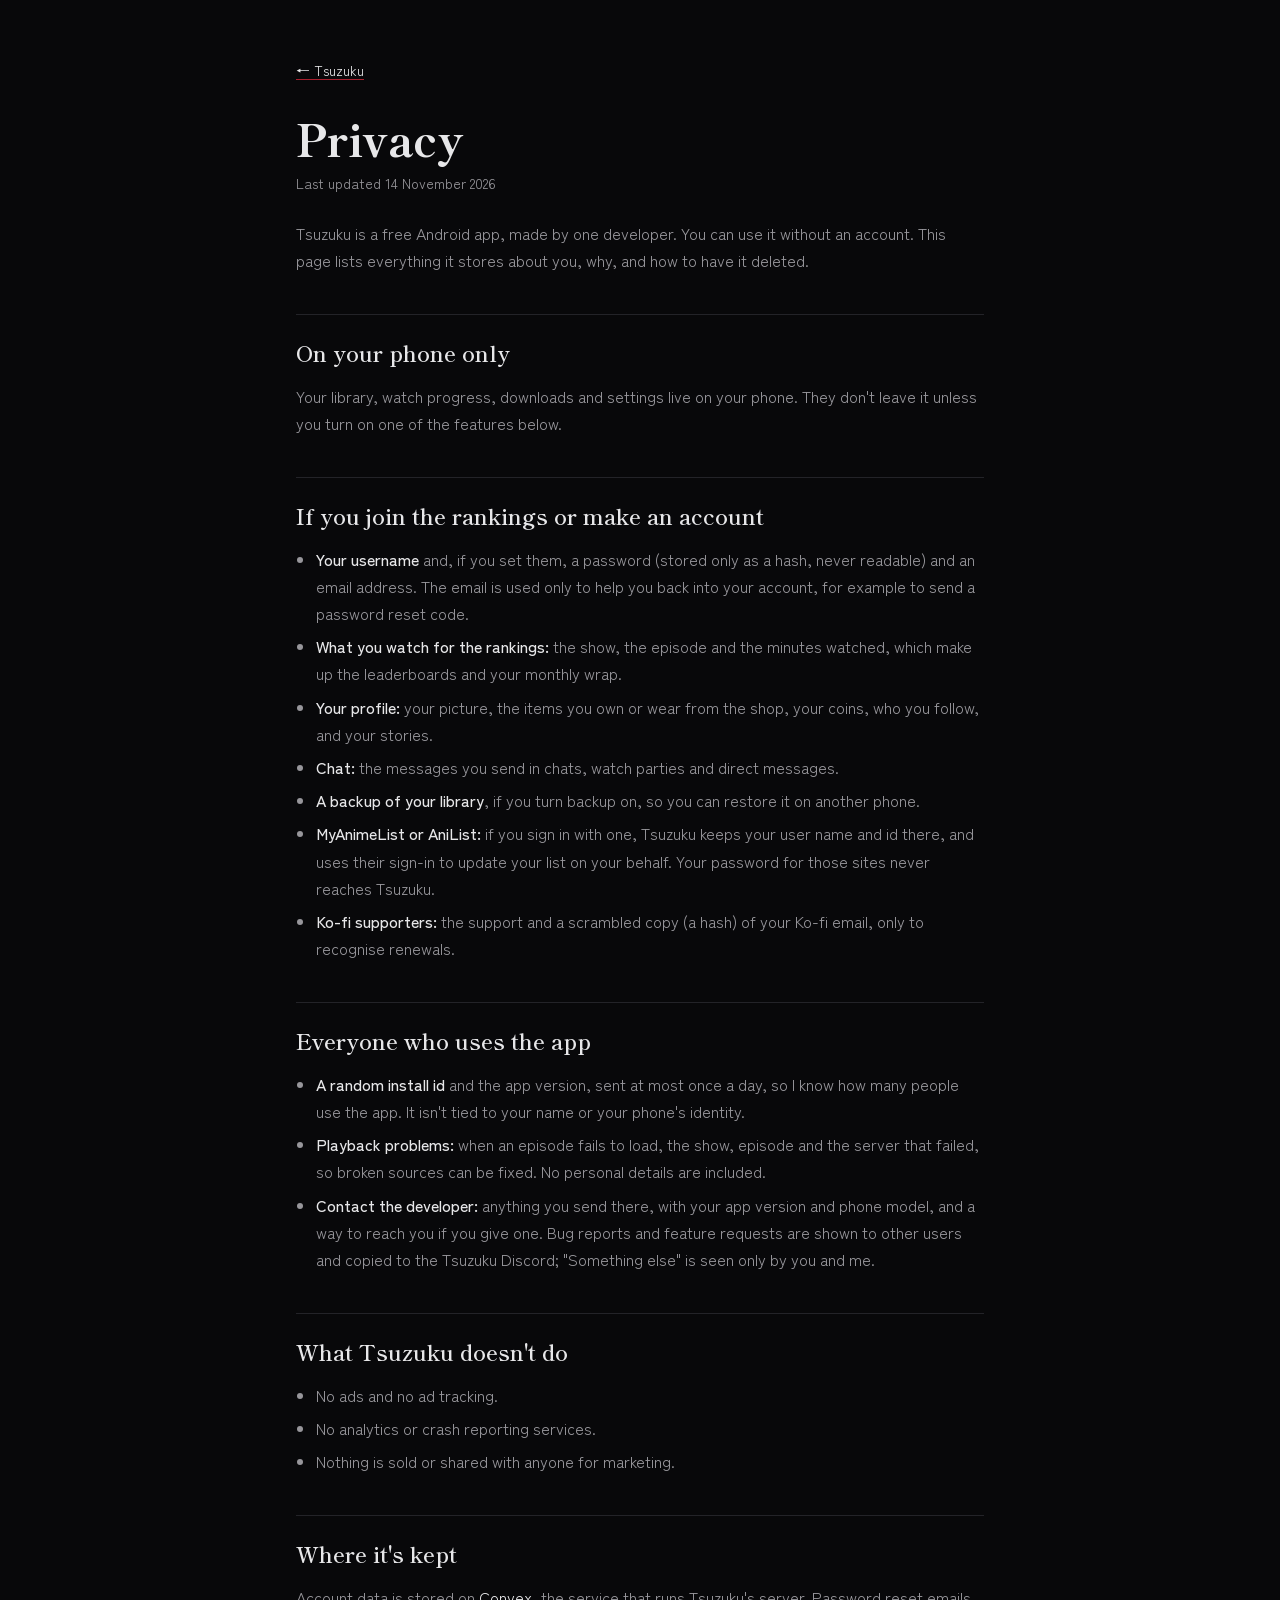
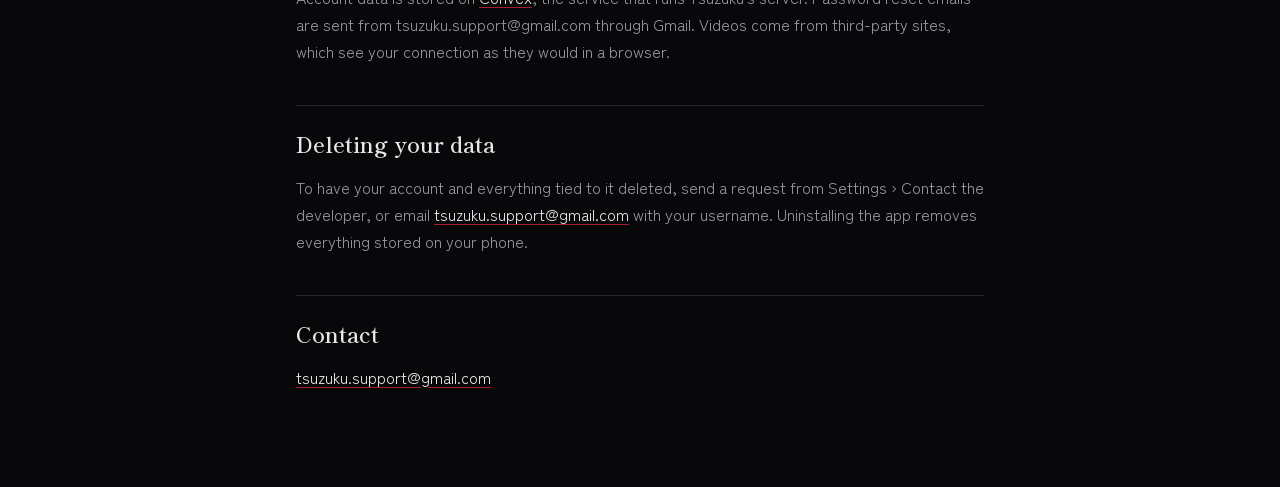
<file: tsuzuku/privacy/index.html>
<!doctype html>
<html lang="en">
<head>
<meta charset="utf-8">
<meta name="viewport" content="width=device-width, initial-scale=1, viewport-fit=cover">
<meta name="description" content="What Tsuzuku stores about you, why, and how to have it deleted.">
<meta name="theme-color" content="#08080A">
<link rel="icon" type="image/png" href="/tsuzuku/images/favicon.png">
<title>Tsuzuku Privacy</title>
<link rel="preconnect" href="https://fonts.googleapis.com">
<link rel="preconnect" href="https://fonts.gstatic.com" crossorigin>
<link rel="stylesheet" href="https://fonts.googleapis.com/css2?family=Shippori+Mincho+B1:wght@600;800&family=Zen+Kaku+Gothic+New:wght@400;500;700&display=swap">
<style>
:root {
    --sumi: #08080A;
    --washi: #E7E7E9;
    --ash: #97969B;
    --seal-lit: #A8202E;
    --line: #232328;
}
* { box-sizing: border-box; }
body {
    margin: 0; background: var(--sumi); color: var(--ash);
    font: 400 16px/1.7 'Zen Kaku Gothic New', system-ui, sans-serif;
}
main { max-width: 720px; margin: 0 auto; padding: 56px 16px 80px; }
a { color: var(--washi); text-decoration-color: var(--seal-lit); text-underline-offset: 3px; }
a:hover, a:focus-visible { color: var(--seal-lit); }
.back { font-size: 14px; }
h1, h2 { font-family: 'Shippori Mincho B1', Georgia, serif; color: var(--washi); line-height: 1.25; }
h1 { font-size: clamp(32px, 7vw, 44px); font-weight: 800; margin: 28px 0 6px; }
h2 { font-size: 22px; font-weight: 600; margin: 40px 0 8px; padding-top: 24px; border-top: 1px solid var(--line); }
.date { font-size: 14px; margin: 0 0 24px; }
strong { color: var(--washi); font-weight: 500; }
ul { padding-left: 20px; }
li { margin: 6px 0; }
</style>
</head>
<body>
<main>
<a class="back" href="/tsuzuku/">← Tsuzuku</a>
<h1>Privacy</h1>
<p class="date">Last updated 14 November 2026</p>

<p>Tsuzuku is a free Android app, made by one developer. You can use it without an account. This page lists everything it stores about you, why, and how to have it deleted.</p>

<h2>On your phone only</h2>
<p>Your library, watch progress, downloads and settings live on your phone. They don't leave it unless you turn on one of the features below.</p>

<h2>If you join the rankings or make an account</h2>
<ul>
<li><strong>Your username</strong> and, if you set them, a password (stored only as a hash, never readable) and an email address. The email is used only to help you back into your account, for example to send a password reset code.</li>
<li><strong>What you watch for the rankings:</strong> the show, the episode and the minutes watched, which make up the leaderboards and your monthly wrap.</li>
<li><strong>Your profile:</strong> your picture, the items you own or wear from the shop, your coins, who you follow, and your stories.</li>
<li><strong>Chat:</strong> the messages you send in chats, watch parties and direct messages.</li>
<li><strong>A backup of your library</strong>, if you turn backup on, so you can restore it on another phone.</li>
<li><strong>MyAnimeList or AniList:</strong> if you sign in with one, Tsuzuku keeps your user name and id there, and uses their sign-in to update your list on your behalf. Your password for those sites never reaches Tsuzuku.</li>
<li><strong>Ko-fi supporters:</strong> the support and a scrambled copy (a hash) of your Ko-fi email, only to recognise renewals.</li>
</ul>

<h2>Everyone who uses the app</h2>
<ul>
<li><strong>A random install id</strong> and the app version, sent at most once a day, so I know how many people use the app. It isn't tied to your name or your phone's identity.</li>
<li><strong>Playback problems:</strong> when an episode fails to load, the show, episode and the server that failed, so broken sources can be fixed. No personal details are included.</li>
<li><strong>Contact the developer:</strong> anything you send there, with your app version and phone model, and a way to reach you if you give one. Bug reports and feature requests are shown to other users and copied to the Tsuzuku Discord; "Something else" is seen only by you and me.</li>
</ul>

<h2>What Tsuzuku doesn't do</h2>
<ul>
<li>No ads and no ad tracking.</li>
<li>No analytics or crash reporting services.</li>
<li>Nothing is sold or shared with anyone for marketing.</li>
</ul>

<h2>Where it's kept</h2>
<p>Account data is stored on <a href="https://www.convex.dev">Convex</a>, the service that runs Tsuzuku's server. Password reset emails are sent from tsuzuku.support@gmail.com through Gmail. Videos come from third-party sites, which see your connection as they would in a browser.</p>

<h2>Deleting your data</h2>
<p>To have your account and everything tied to it deleted, send a request from Settings › Contact the developer, or email <a href="mailto:tsuzuku.support@gmail.com">tsuzuku.support@gmail.com</a> with your username. Uninstalling the app removes everything stored on your phone.</p>

<h2>Contact</h2>
<p><a href="mailto:tsuzuku.support@gmail.com">tsuzuku.support@gmail.com</a></p>
</main>
</body>
</html>
</file>
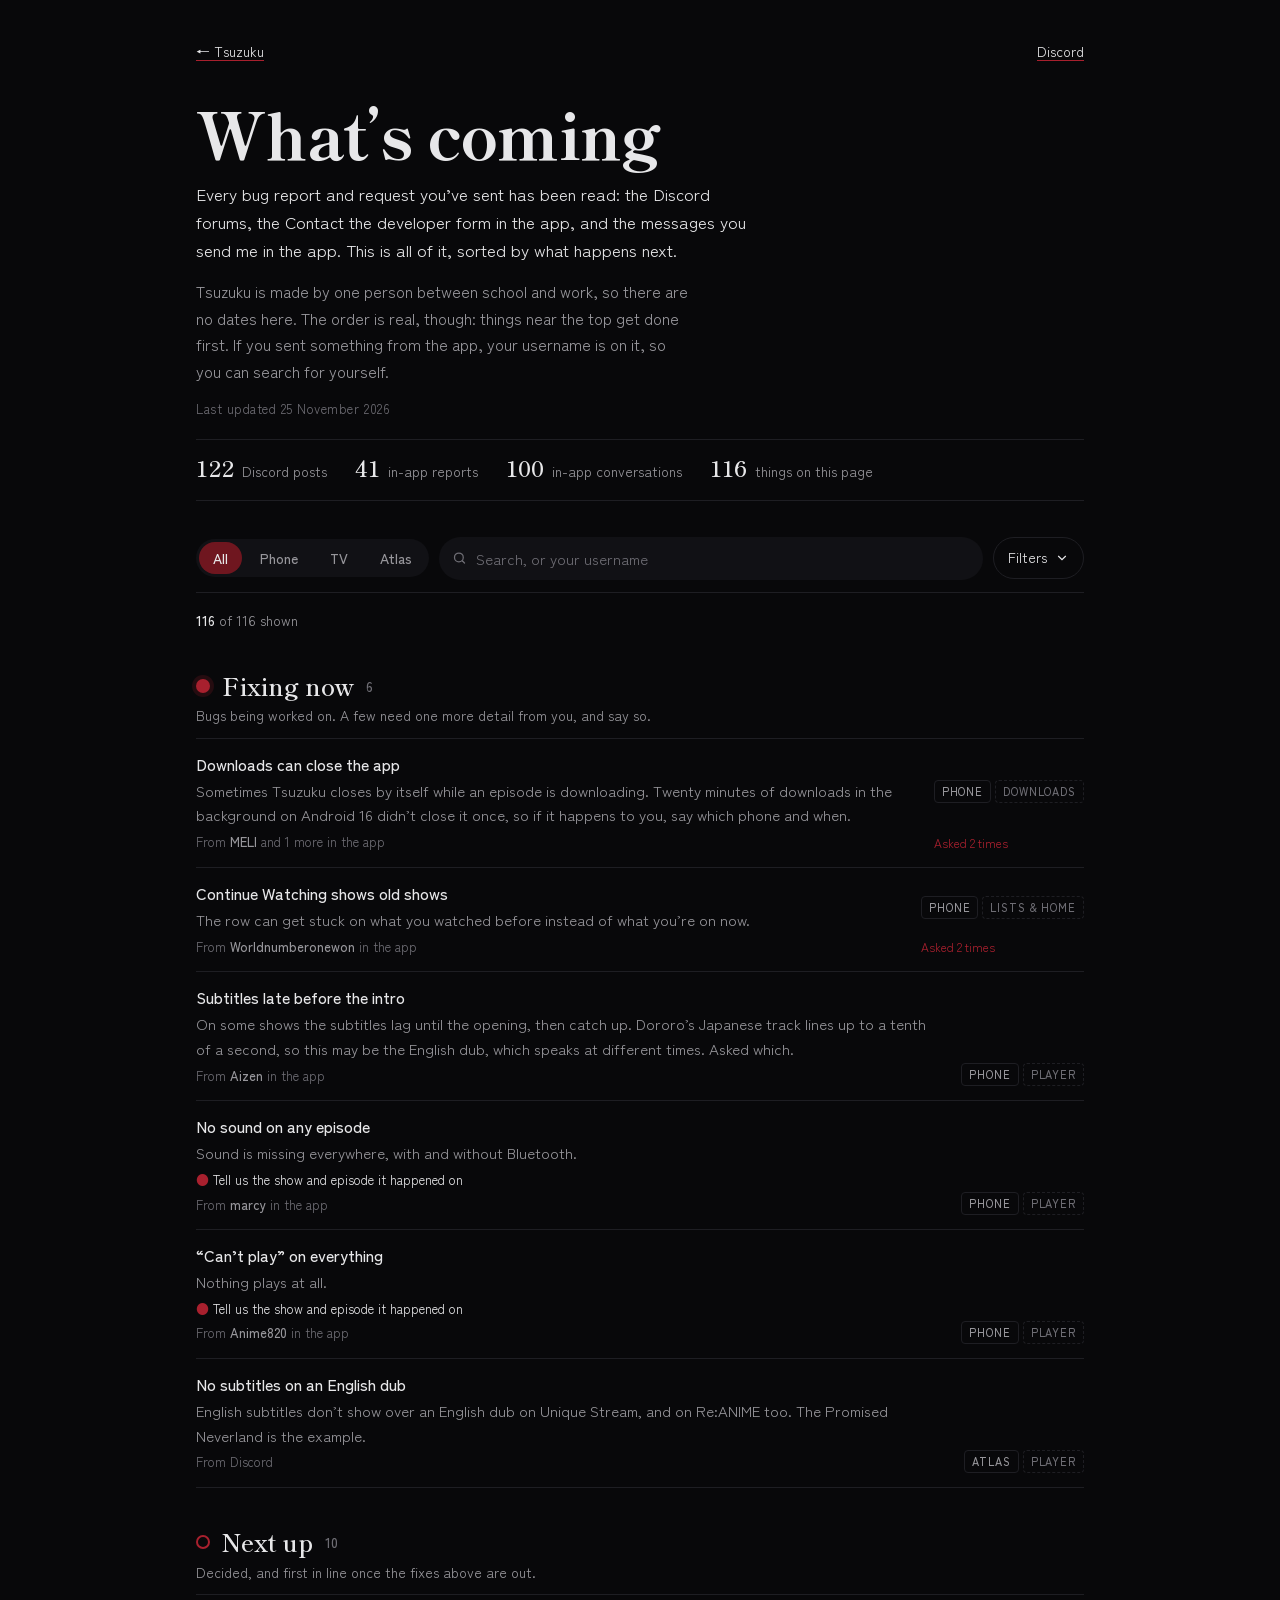
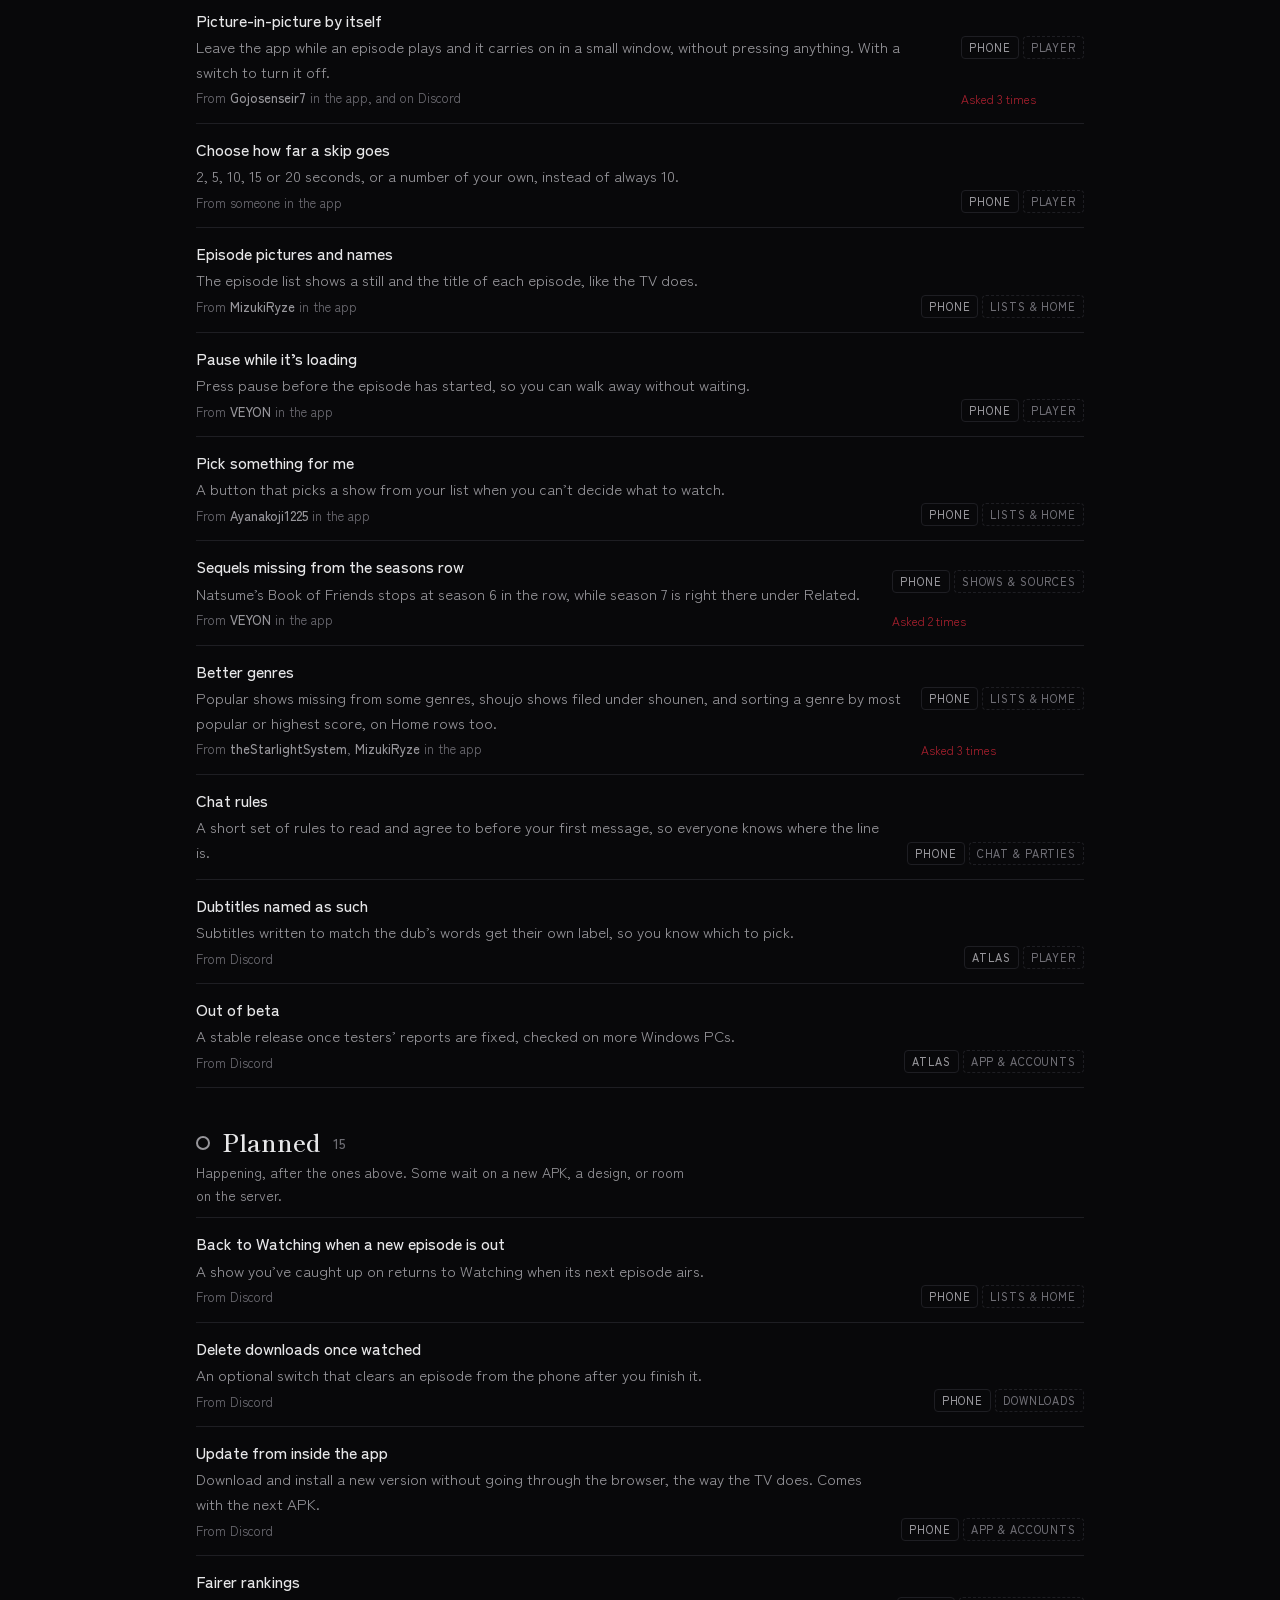
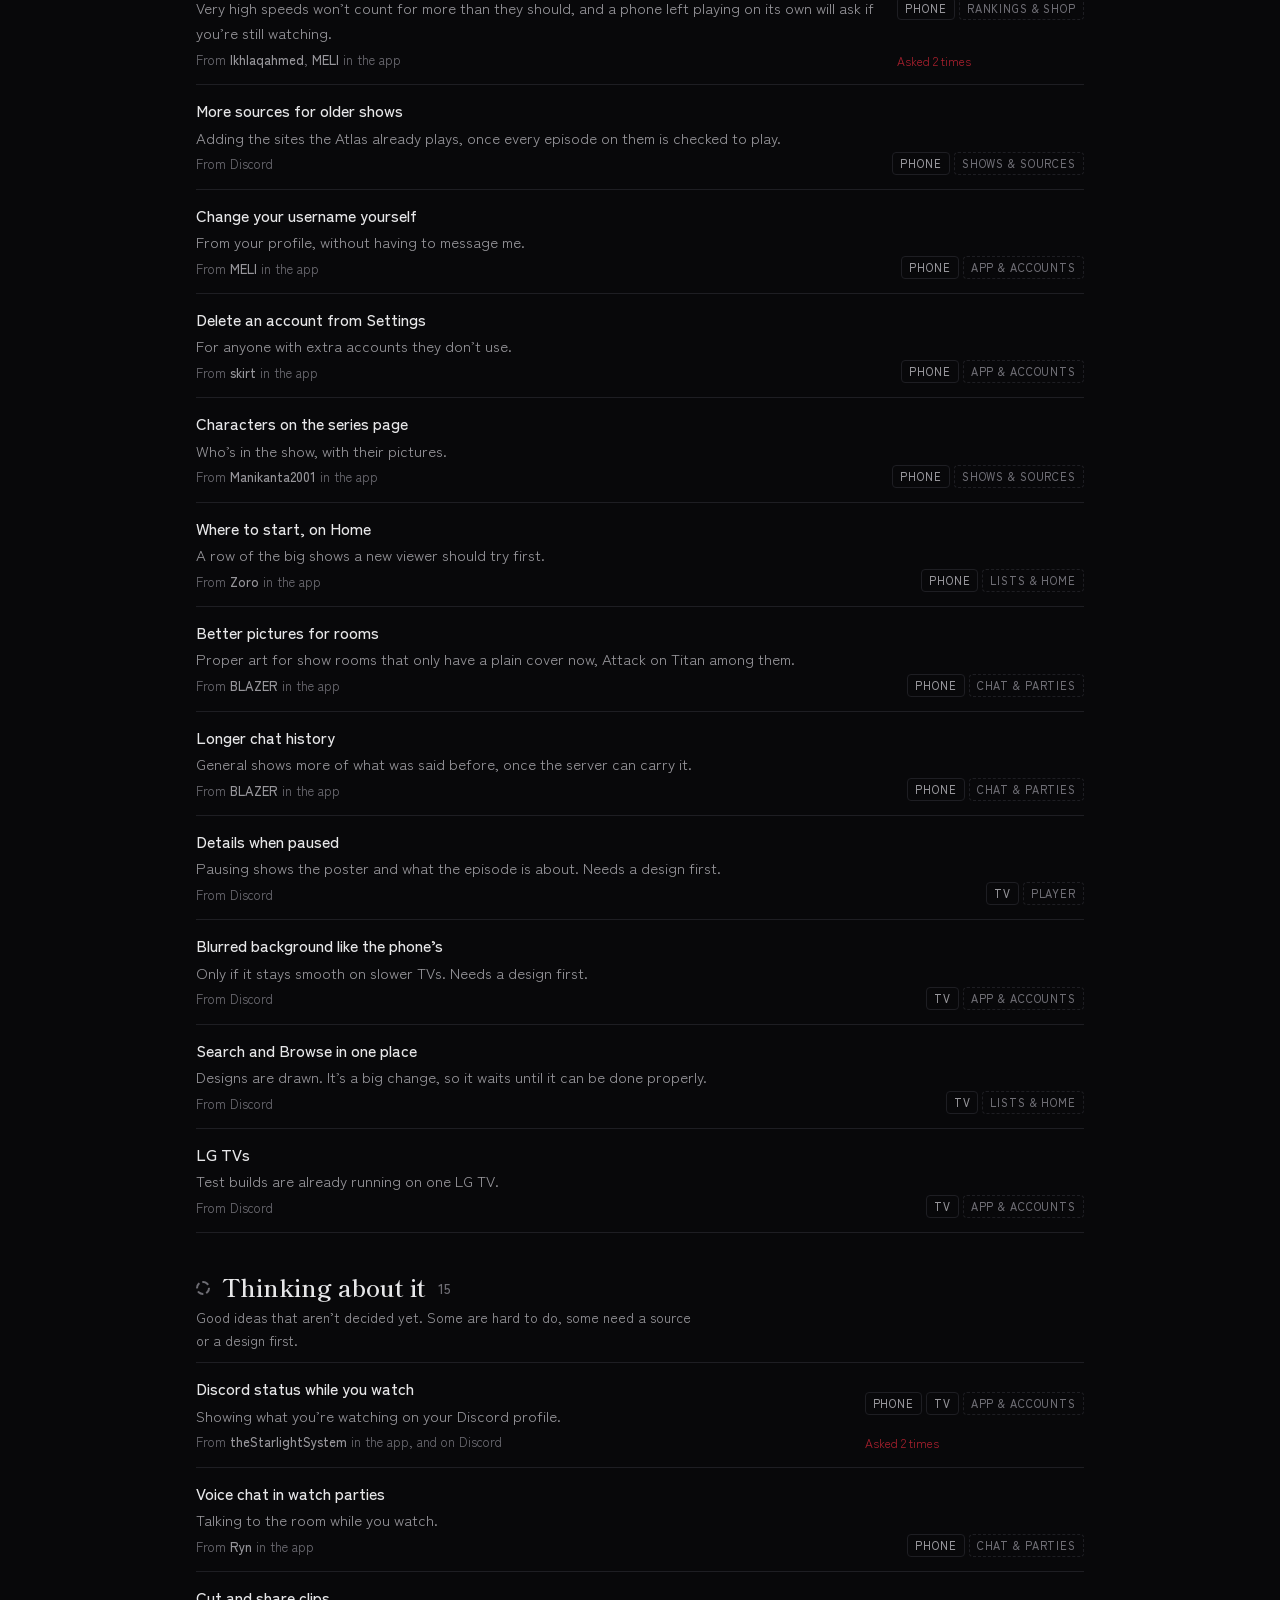
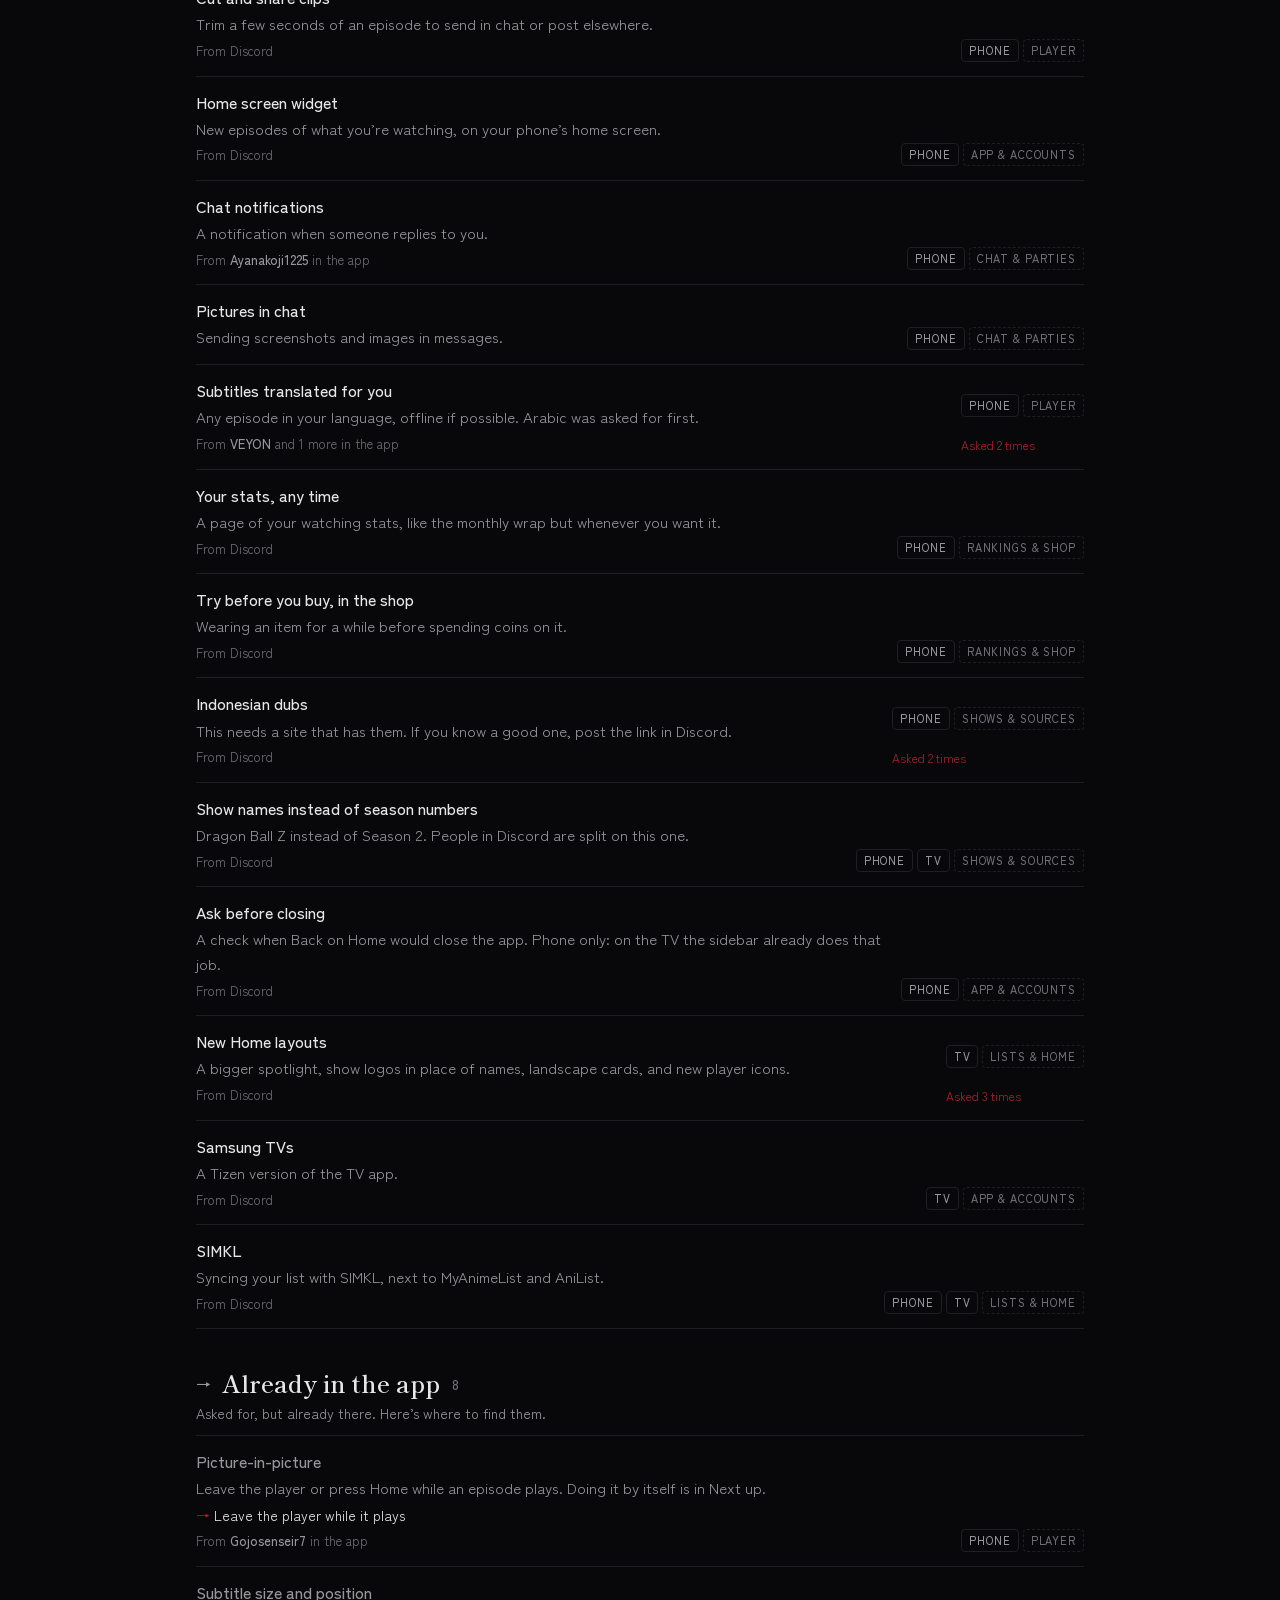
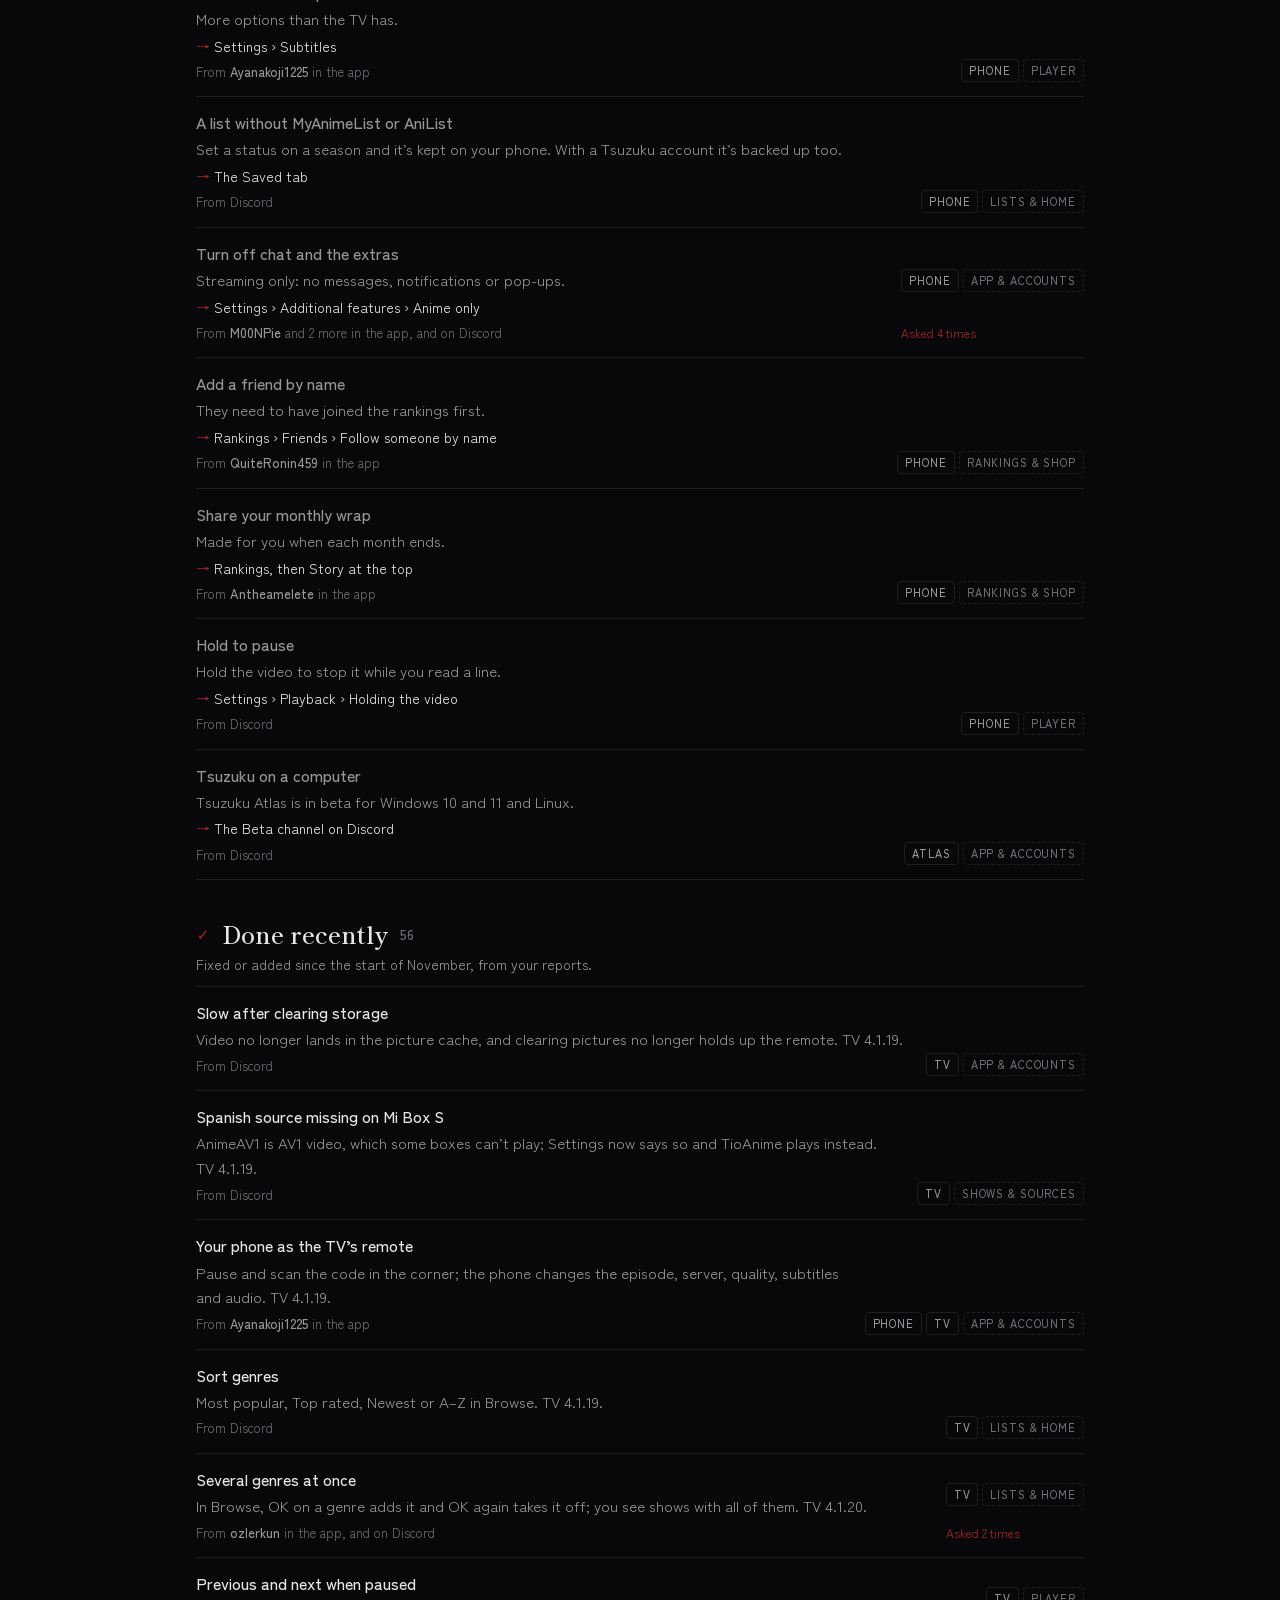
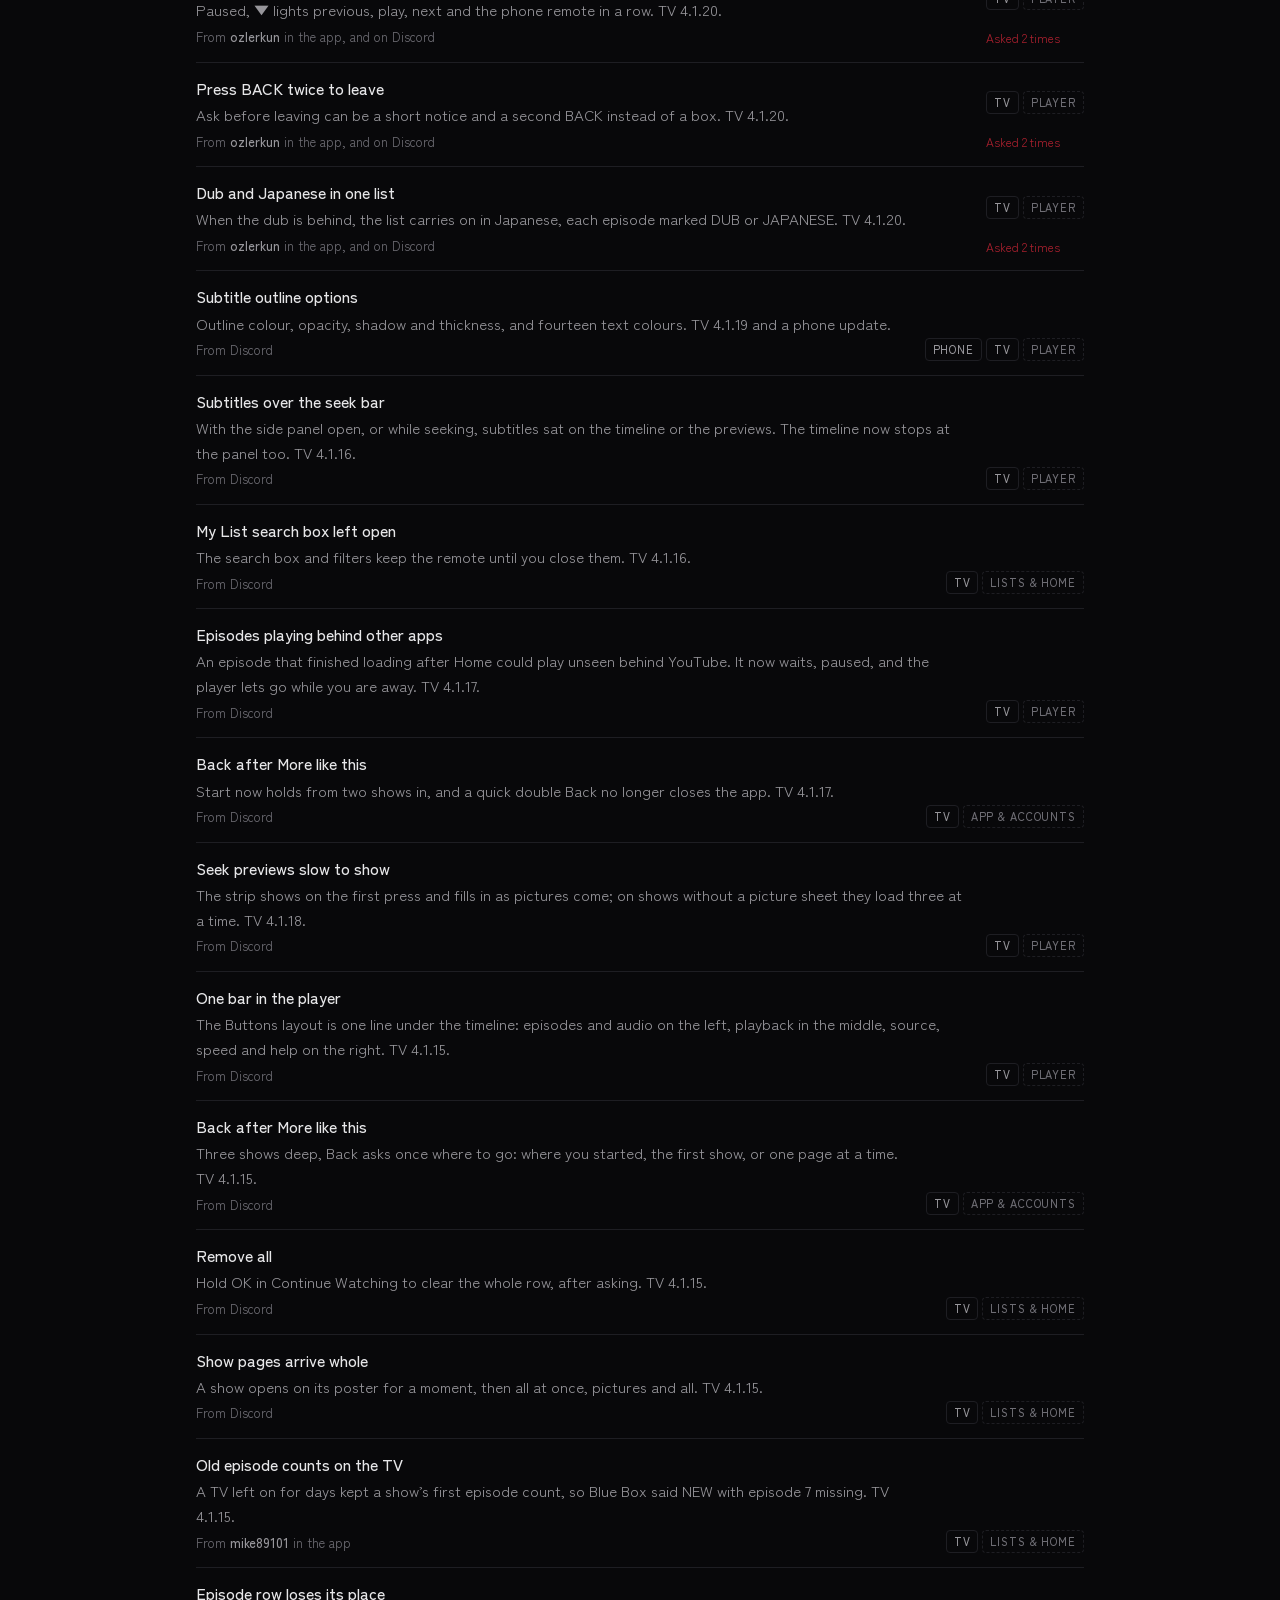
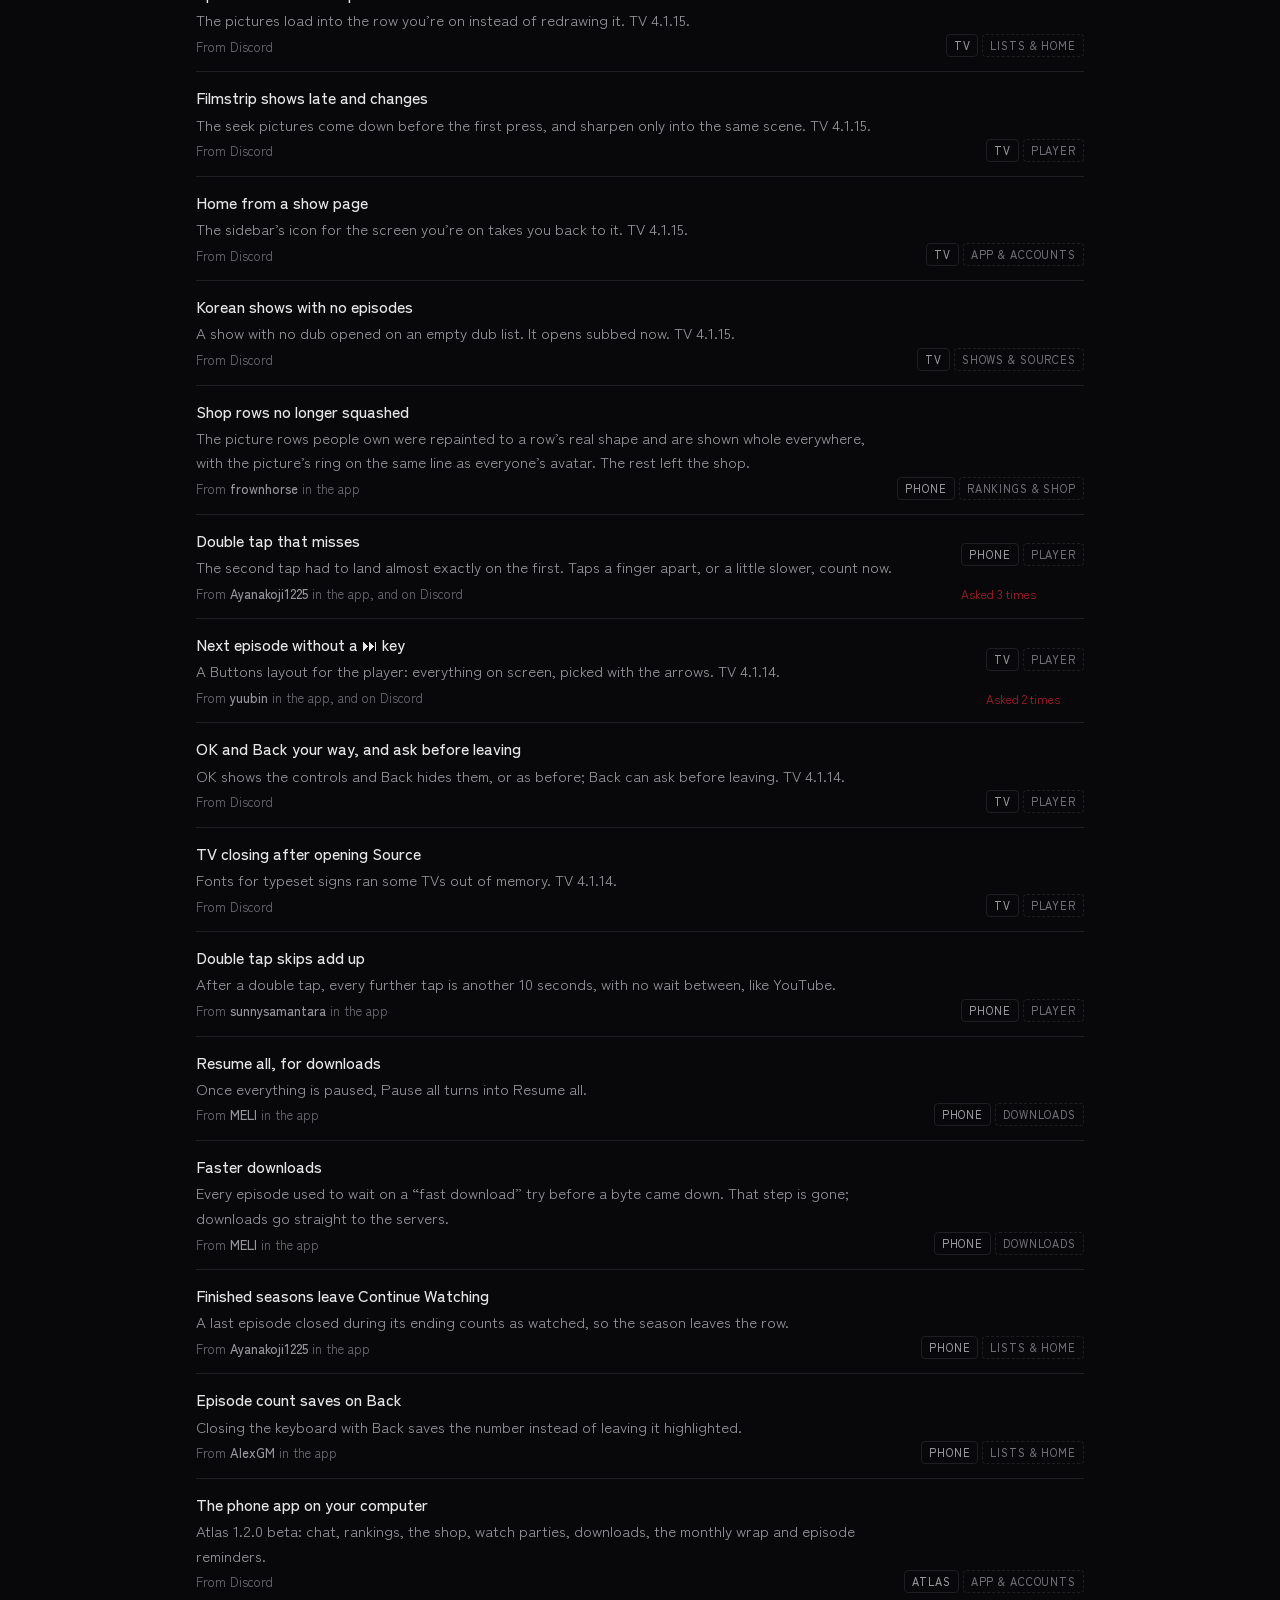
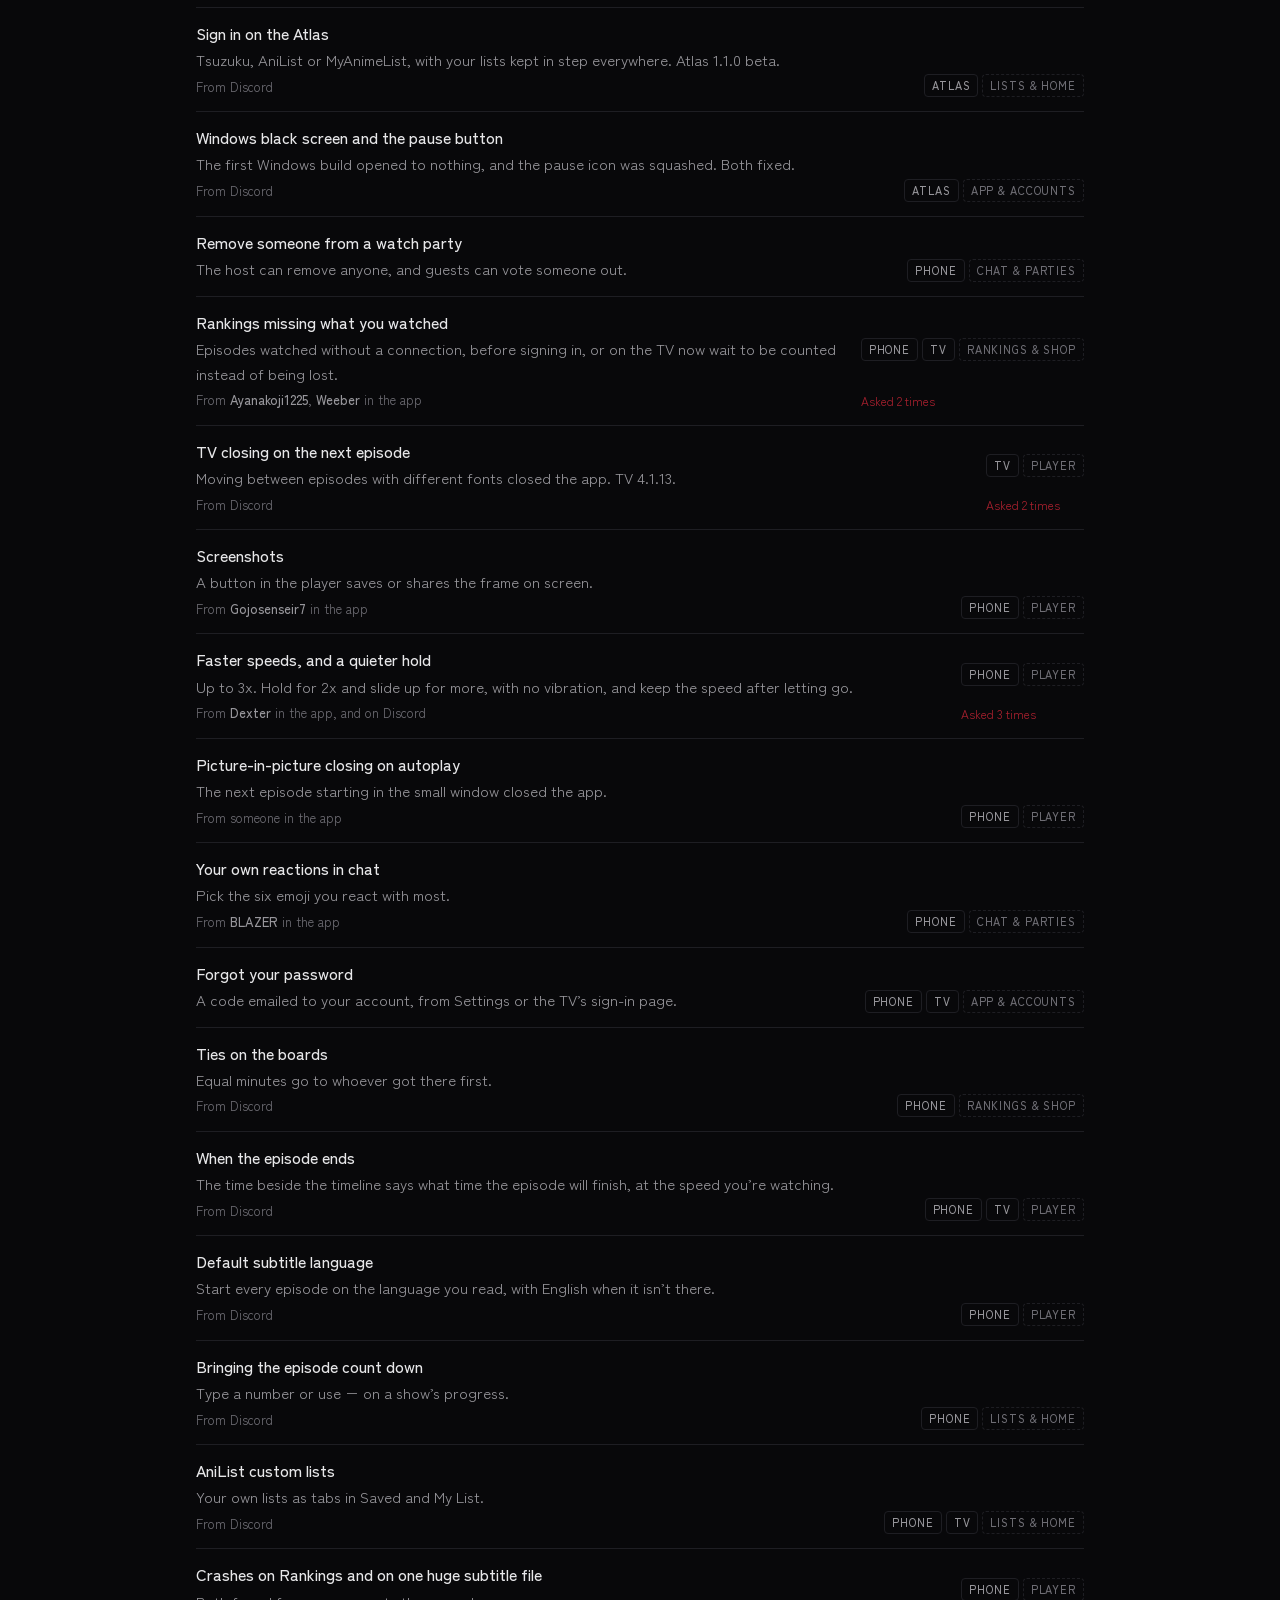
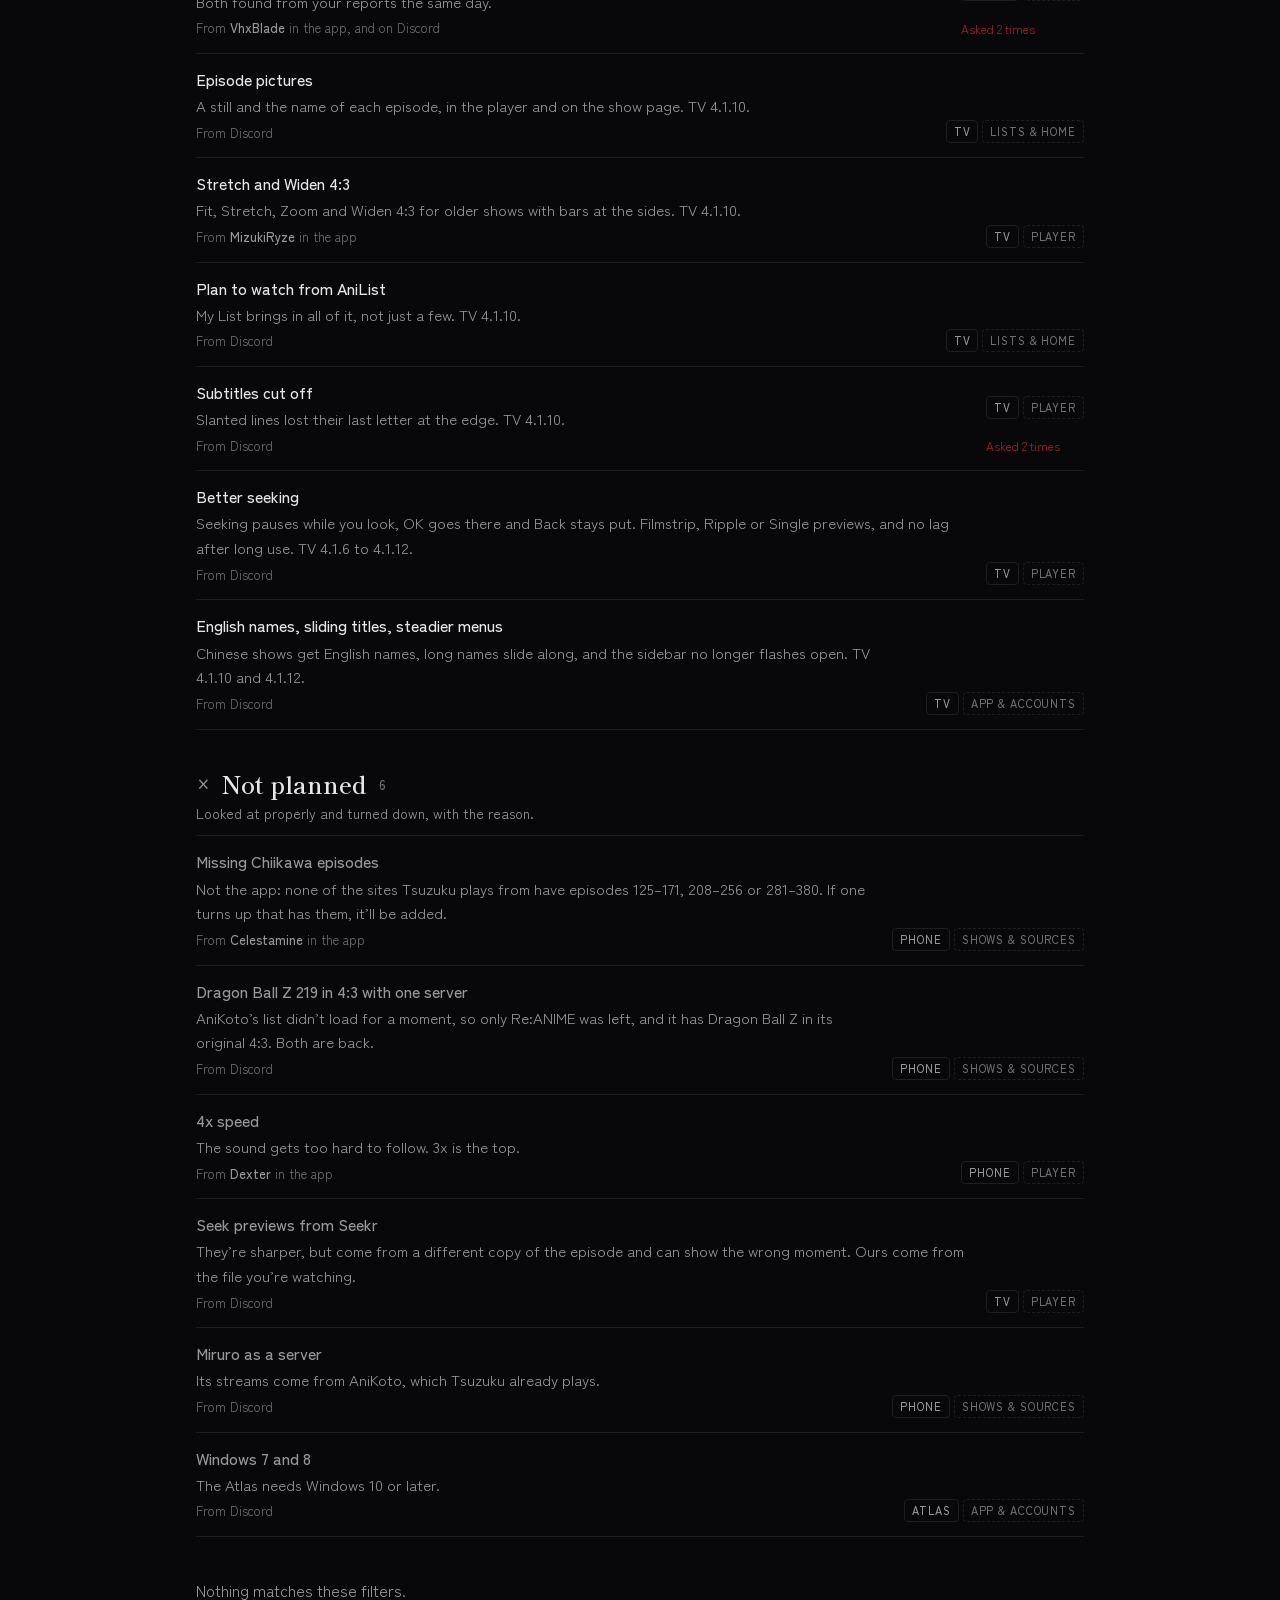
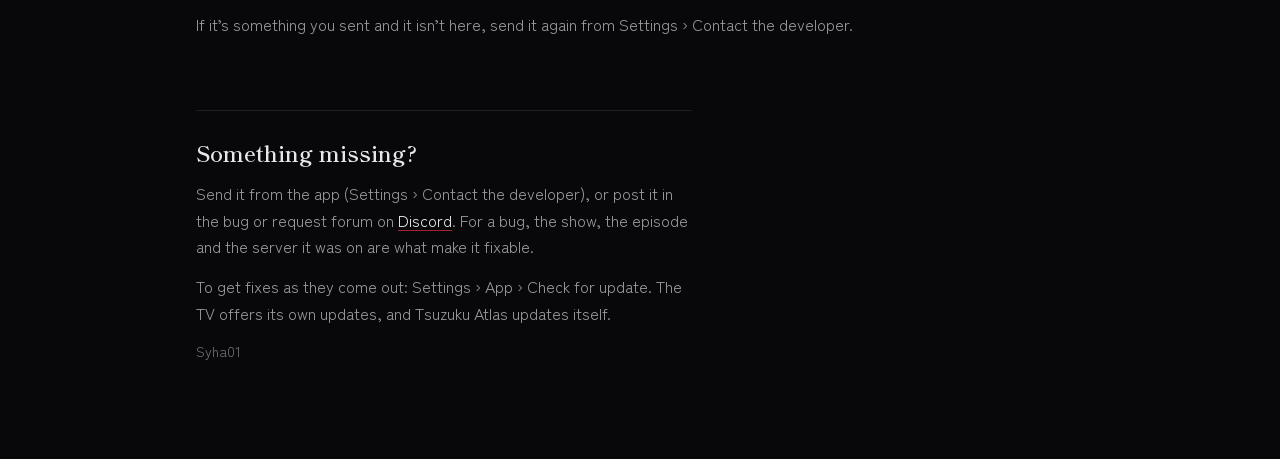
<file: tsuzuku/roadmap/index.html>
<!doctype html>
<html lang="en">
<head>
<meta charset="utf-8">
<meta name="viewport" content="width=device-width, initial-scale=1, viewport-fit=cover">
<meta name="description" content="Every Tsuzuku bug report and request from Discord and the app, read and sorted: what is being fixed, what comes next, and what is not planned.">
<meta name="theme-color" content="#08080A">
<meta property="og:title" content="Tsuzuku Roadmap">
<meta property="og:description" content="Every bug report and request, read and sorted, for the phone app, Tsuzuku TV and Tsuzuku Atlas.">
<meta property="og:image" content="https://nani-me-website.vercel.app/tsuzuku/images/og.jpg">
<link rel="icon" type="image/png" href="/tsuzuku/images/favicon.png">
<title>Tsuzuku Roadmap</title>
<link rel="preconnect" href="https://fonts.googleapis.com">
<link rel="preconnect" href="https://fonts.gstatic.com" crossorigin>
<link rel="stylesheet" href="https://fonts.googleapis.com/css2?family=Shippori+Mincho+B1:wght@600;800&family=Zen+Kaku+Gothic+New:wght@400;500;700&display=swap">
<style>
/* One column of status groups, read from what's being fixed down to what
   isn't happening. The filters narrow every group at once and live in the
   address, so a filtered view can be sent to someone. */
:root {
    --sumi: #08080A;
    --sumi-2: #111115;
    --sumi-3: #18181D;
    --washi: #E7E7E9;
    --ash: #97969B;
    --ash-dim: #6E6D74;
    --line: #1E1E23;
    --seal: #6F161F;
    --seal-lit: #A8202E;
    --display: 'Shippori Mincho B1', Georgia, serif;
    --body: 'Zen Kaku Gothic New', system-ui, -apple-system, 'Segoe UI', sans-serif;
    color-scheme: dark;
}
* { box-sizing: border-box; }
body {
    margin: 0; background: var(--sumi); color: var(--ash);
    font: 400 16px/1.65 var(--body);
    -webkit-font-smoothing: antialiased;
}
main {
    max-width: 920px; margin: 0 auto;
    padding-block: 40px 96px;
    padding-left: max(16px, env(safe-area-inset-left, 0px));
    padding-right: max(16px, env(safe-area-inset-right, 0px));
}
a { color: var(--washi); text-decoration-color: var(--seal-lit); text-underline-offset: 3px; }
a:hover, a:focus-visible { color: var(--seal-lit); }
:focus-visible { outline: 2px solid var(--washi); outline-offset: 3px; }
::selection { background: var(--seal); color: var(--washi); }
button { font: inherit; color: inherit; }

.top { display: flex; justify-content: space-between; gap: 16px; font-size: 14px; }

header.head { margin: 36px 0 24px; display: grid; gap: 14px; }
h1 {
    font: 800 clamp(38px, 8vw, 64px)/1.05 var(--display); color: var(--washi);
    margin: 0; letter-spacing: -0.01em; text-wrap: balance;
}
.lede { margin: 0; max-width: 62ch; color: var(--washi); font-size: 17px; }
.lede + p { margin: 0; max-width: 62ch; }
.stamp { margin: 0; font-size: 13px; color: var(--ash-dim); letter-spacing: 0.04em; }

.read {
    display: flex; flex-wrap: wrap; gap: 8px 28px; margin: 6px 0 0; padding: 16px 0;
    border-block: 1px solid var(--line); list-style: none;
}
.read li { display: flex; align-items: baseline; gap: 8px; }
.read b { font: 600 22px/1 var(--display); color: var(--washi); font-variant-numeric: tabular-nums; }
.read span { font-size: 14px; }

/* ── filters ── */
.tools {
    position: sticky; top: env(safe-area-inset-top, 0px); z-index: 5;
    background: var(--sumi); border-bottom: 1px solid var(--line);
    padding-block: 12px; display: grid; gap: 10px;
}
body::before { content: ""; position: fixed; inset: 0 0 auto; height: env(safe-area-inset-top, 0px); z-index: 10; background: var(--sumi); }
.bar { display: flex; flex-wrap: wrap; align-items: center; gap: 10px; }
.seg { display: flex; gap: 4px; padding: 3px; border-radius: 999px; background: var(--sumi-2); }
.seg button {
    font-size: 14px; font-weight: 500; line-height: 1; color: var(--ash); background: none; border: 0;
    padding: 9px 14px; border-radius: 999px; cursor: pointer;
}
.seg button:hover { color: var(--washi); }
.seg button[aria-pressed="true"] { background: var(--seal); color: var(--washi); }
.find { flex: 1 1 220px; min-width: 0; position: relative; }
.find input {
    width: 100%; font: 400 15px/1 var(--body); color: var(--washi);
    background: var(--sumi-2); border: 1px solid transparent; border-radius: 999px;
    padding: 10px 36px 10px 36px;
}
.find input::placeholder { color: var(--ash-dim); }
.find input:focus { outline: none; border-color: var(--seal-lit); }
.find input::-webkit-search-cancel-button { display: none; }
.find svg { position: absolute; left: 13px; top: 50%; translate: 0 -50%; width: 15px; height: 15px; color: var(--ash-dim); pointer-events: none; }
.find .x {
    position: absolute; right: 6px; top: 50%; translate: 0 -50%; width: 28px; height: 28px;
    border: 0; border-radius: 50%; background: none; color: var(--ash); cursor: pointer; font-size: 18px; line-height: 1;
}
.find .x:hover { color: var(--washi); background: var(--sumi-3); }
.more {
    display: inline-flex; align-items: center; gap: 8px; border: 1px solid var(--line); background: none;
    border-radius: 999px; padding: 8px 14px; font-size: 14px; color: var(--washi); cursor: pointer;
}
.more:hover { border-color: var(--ash-dim); }
.more .dot { min-width: 18px; height: 18px; padding: 0 5px; border-radius: 999px; background: var(--seal); font-size: 11px; line-height: 18px; text-align: center; }
.more svg { width: 14px; height: 14px; transition: rotate .2s ease-out; }
.more[aria-expanded="true"] svg { rotate: 180deg; }

.panel { display: grid; gap: 12px; padding: 4px 0 6px; }
.panel[hidden] { display: none; }
.row { display: grid; grid-template-columns: 64px minmax(0, 1fr); gap: 10px; align-items: start; }
.row > span { font-size: 12px; letter-spacing: 0.08em; text-transform: uppercase; color: var(--ash-dim); padding-top: 7px; }
.chips-f { display: flex; flex-wrap: wrap; gap: 6px; }
.chips-f button {
    display: inline-flex; align-items: center; gap: 6px;
    border: 1px solid var(--line); background: none; border-radius: 999px;
    padding: 6px 12px; font-size: 13px; color: var(--ash); cursor: pointer;
}
.chips-f button:hover { color: var(--washi); border-color: var(--ash-dim); }
.chips-f button[aria-pressed="true"] { color: var(--washi); border-color: var(--seal-lit); background: rgba(168, 32, 46, .16); }
.chips-f .c { color: var(--ash-dim); font-variant-numeric: tabular-nums; }
.chips-f button[aria-pressed="true"] .c { color: var(--ash); }
.chips-f button:disabled { opacity: .35; cursor: default; }

.status { display: flex; flex-wrap: wrap; align-items: center; gap: 8px 16px; font-size: 14px; margin: 16px 0 0; }
.status b { color: var(--washi); font-weight: 500; }
.status button { border: 0; background: none; padding: 0; color: var(--washi); text-decoration: underline; text-decoration-color: var(--seal-lit); text-underline-offset: 3px; cursor: pointer; font-size: 14px; }
.status button:hover { color: var(--seal-lit); }
.status .copied { color: var(--ash-dim); }

/* ── groups ── */
section.group { margin-top: 40px; scroll-margin-top: 140px; }
.group > h2 {
    display: flex; align-items: center; gap: 12px; margin: 0 0 4px;
    font: 600 24px/1.2 var(--display); color: var(--washi);
}
.group > h2 .n { font: 500 14px/1 var(--body); color: var(--ash-dim); font-variant-numeric: tabular-nums; }
.group > .say { margin: 0 0 10px; font-size: 14px; max-width: 62ch; }
.mark { width: 14px; height: 14px; flex: none; border-radius: 50%; }
.m-now   { background: var(--seal-lit); box-shadow: 0 0 0 4px rgba(168, 32, 46, .18); }
.m-next  { border: 2px solid var(--seal-lit); }
.m-plan  { border: 2px solid var(--ash); }
.m-maybe { border: 2px dashed var(--ash-dim); }
.m-done, .m-there, .m-no { border-radius: 0; color: var(--ash); font: 700 15px/14px var(--body); text-align: center; }
.m-done  { color: var(--seal-lit); }

ul.items { list-style: none; margin: 0; padding: 0; }
.item {
    display: grid; grid-template-columns: minmax(0, 1fr) auto; gap: 4px 20px;
    padding: 14px 0; border-top: 1px solid var(--line);
}
.item:last-child { border-bottom: 1px solid var(--line); }
.item > div { min-width: 0; display: grid; gap: 3px; }
.item h3 { margin: 0; font: 500 16px/1.45 var(--body); color: var(--washi); }
.item p { margin: 0; font-size: 15px; }
.item .where { font-size: 14px; color: var(--washi); }
.item .where::before { content: "→ "; color: var(--seal-lit); }
.item .by { font-size: 13px; color: var(--ash-dim); }
.item .by b { color: var(--ash); font-weight: 500; }
.item .need { font-size: 13px; color: var(--washi); }
.item .need::before { content: "● "; color: var(--seal-lit); }
.meta { display: flex; flex-direction: column; align-items: flex-end; gap: 6px; }
.tags { display: flex; gap: 4px; flex-wrap: wrap; justify-content: flex-end; }
.tag {
    font-size: 11px; font-weight: 500; line-height: 1; letter-spacing: 0.08em; text-transform: uppercase;
    color: var(--ash); border: 1px solid var(--line); border-radius: 4px; padding: 5px 7px; white-space: nowrap;
}
.tag.area { border-style: dashed; color: var(--ash-dim); }
.asked { font-size: 12px; color: var(--seal-lit); white-space: nowrap; font-variant-numeric: tabular-nums; }
mark { background: rgba(168, 32, 46, .35); color: var(--washi); border-radius: 2px; padding: 0 1px; }
.group.dim .item h3 { color: var(--ash); }
.none { margin-top: 40px; display: grid; gap: 8px; }
.none p { margin: 0; }

footer.foot { margin-top: 72px; padding-top: 28px; border-top: 1px solid var(--line); display: grid; gap: 14px; max-width: 62ch; }
footer.foot h2 { margin: 0; font: 600 22px/1.25 var(--display); color: var(--washi); }
footer.foot p { margin: 0; }
footer.foot .sig { font-size: 14px; color: var(--ash-dim); }

.up {
    position: fixed; right: max(16px, env(safe-area-inset-right, 0px)); bottom: calc(16px + env(safe-area-inset-bottom, 0px));
    width: 44px; height: 44px; border-radius: 50%; border: 1px solid var(--line);
    background: var(--sumi-2); color: var(--washi); cursor: pointer; display: grid; place-items: center; z-index: 6;
}
.up[hidden] { display: none; }
.up svg { width: 18px; height: 18px; }

@media (max-width: 560px) {
    .item { grid-template-columns: minmax(0, 1fr); }
    .meta { flex-direction: row; flex-wrap: wrap; align-items: center; justify-content: flex-start; margin-top: 4px; }
    .tags { justify-content: flex-start; }
    .seg { width: 100%; }
    .seg button { flex: 1; padding-inline: 6px; }
    .row { grid-template-columns: minmax(0, 1fr); gap: 6px; }
    .row > span { padding-top: 0; }
}
@media (prefers-reduced-motion: no-preference) { html { scroll-behavior: smooth; } }
</style>
</head>
<body>
<main>
  <div class="top">
    <a href="/tsuzuku/">← Tsuzuku</a>
    <a href="https://discord.gg/pT3MxSY9yd">Discord</a>
  </div>

  <header class="head">
    <h1>What&rsquo;s coming</h1>
    <p class="lede">Every bug report and request you&rsquo;ve sent has been read: the Discord forums, the Contact the developer form in the app, and the messages you send me in the app. This is all of it, sorted by what happens next.</p>
    <p>Tsuzuku is made by one person between school and work, so there are no dates here. The order is real, though: things near the top get done first. If you sent something from the app, your username is on it, so you can search for yourself.</p>
    <p class="stamp">Last updated 25 November 2026</p>
    <ul class="read" aria-label="What was read">
      <li><b>122</b><span>Discord posts</span></li>
      <li><b>41</b><span>in-app reports</span></li>
      <li><b>100</b><span>in-app conversations</span></li>
      <li><b id="total">0</b><span>things on this page</span></li>
    </ul>
  </header>

  <div class="tools" id="tools">
    <div class="bar">
      <div class="seg" role="group" aria-label="Which app">
        <button type="button" data-app="all" aria-pressed="true">All</button>
        <button type="button" data-app="phone" aria-pressed="false">Phone</button>
        <button type="button" data-app="tv" aria-pressed="false">TV</button>
        <button type="button" data-app="atlas" aria-pressed="false">Atlas</button>
      </div>
      <label class="find">
        <svg viewBox="0 0 24 24" fill="none" stroke="currentColor" stroke-width="2" stroke-linecap="round" aria-hidden="true"><circle cx="11" cy="11" r="7"/><path d="m20 20-3.5-3.5"/></svg>
        <input type="search" id="q" placeholder="Search, or your username" aria-label="Search this page" autocomplete="off">
        <button type="button" class="x" id="clear-q" aria-label="Clear search" hidden>×</button>
      </label>
      <button type="button" class="more" id="more" aria-expanded="false" aria-controls="panel">
        Filters <span class="dot" id="count" hidden></span>
        <svg viewBox="0 0 24 24" fill="none" stroke="currentColor" stroke-width="2" stroke-linecap="round" aria-hidden="true"><path d="m6 9 6 6 6-6"/></svg>
      </button>
    </div>
    <div class="panel" id="panel" hidden>
      <div class="row"><span>Status</span><div class="chips-f" id="f-status"></div></div>
      <div class="row"><span>Area</span><div class="chips-f" id="f-area"></div></div>
      <div class="row"><span>From</span><div class="chips-f" id="f-from"></div></div>
    </div>
  </div>

  <p class="status" id="status" aria-live="polite"></p>
  <div id="groups"></div>
  <div class="none" id="none" hidden>
    <p>Nothing matches these filters.</p>
    <p>If it&rsquo;s something you sent and it isn&rsquo;t here, send it again from Settings › Contact the developer.</p>
  </div>

  <footer class="foot">
    <h2>Something missing?</h2>
    <p>Send it from the app (Settings › Contact the developer), or post it in the bug or request forum on <a href="https://discord.gg/pT3MxSY9yd">Discord</a>. For a bug, the show, the episode and the server it was on are what make it fixable.</p>
    <p>To get fixes as they come out: Settings › App › Check for update. The TV offers its own updates, and Tsuzuku Atlas updates itself.</p>
    <p class="sig">Syha01</p>
  </footer>
</main>
<button type="button" class="up" id="up" aria-label="Back to the top" hidden><svg viewBox="0 0 24 24" fill="none" stroke="currentColor" stroke-width="2" stroke-linecap="round" aria-hidden="true"><path d="m6 15 6-6 6 6"/></svg></button>

<script>
const GROUPS = [
  { id: 'now',   name: 'Fixing now',         mark: 'm-now',   say: 'Bugs being worked on. A few need one more detail from you, and say so.' },
  { id: 'next',  name: 'Next up',            mark: 'm-next',  say: 'Decided, and first in line once the fixes above are out.' },
  { id: 'plan',  name: 'Planned',            mark: 'm-plan',  say: 'Happening, after the ones above. Some wait on a new APK, a design, or room on the server.' },
  { id: 'maybe', name: 'Thinking about it',  mark: 'm-maybe', say: 'Good ideas that aren’t decided yet. Some are hard to do, some need a source or a design first.' },
  { id: 'there', name: 'Already in the app', mark: 'm-there', say: 'Asked for, but already there. Here’s where to find them.' },
  { id: 'done',  name: 'Done recently',      mark: 'm-done',  say: 'Fixed or added since the start of November, from your reports.' },
  { id: 'no',    name: 'Not planned',        mark: 'm-no',    say: 'Looked at properly and turned down, with the reason.' },
];
const MARK = { done: '✓', there: '→', no: '×' };
const APPS = { phone: 'Phone', tv: 'TV', atlas: 'Atlas' };
const AREAS = {
  player: 'Player', downloads: 'Downloads', lists: 'Lists & Home', social: 'Rankings & shop',
  chat: 'Chat & parties', sources: 'Shows & sources', app: 'App & accounts',
};
const FROM = { app: 'The app', discord: 'Discord' };

// on: apps. a: area. by: in-app usernames ('' for someone without one).
// d: also raised on Discord. n: how many asked, where more than the names show.
// need: a detail still wanted. w: where to find it.
const ITEMS = [
  // Fixing now
  { s: 'now', on: ['phone'], a: 'downloads', by: ['MELI', ''], t: 'Downloads can close the app', x: 'Sometimes Tsuzuku closes by itself while an episode is downloading. Twenty minutes of downloads in the background on Android 16 didn’t close it once, so if it happens to you, say which phone and when.' },
  { s: 'now', on: ['phone'], a: 'lists', by: ['Worldnumberonewon'], n: 2, t: 'Continue Watching shows old shows', x: 'The row can get stuck on what you watched before instead of what you’re on now.' },
  { s: 'now', on: ['phone'], a: 'player', by: ['Aizen'], t: 'Subtitles late before the intro', x: 'On some shows the subtitles lag until the opening, then catch up. Dororo’s Japanese track lines up to a tenth of a second, so this may be the English dub, which speaks at different times. Asked which.' },
  { s: 'now', on: ['phone'], a: 'player', by: ['marcy'], need: true, t: 'No sound on any episode', x: 'Sound is missing everywhere, with and without Bluetooth.' },
  { s: 'now', on: ['phone'], a: 'player', by: ['Anime820'], need: true, t: '“Can’t play” on everything', x: 'Nothing plays at all.' },
  { s: 'done', on: ['tv'], a: 'app', d: 1, t: 'Slow after clearing storage', x: 'Video no longer lands in the picture cache, and clearing pictures no longer holds up the remote. TV 4.1.19.' },
  { s: 'done', on: ['tv'], a: 'sources', d: 1, t: 'Spanish source missing on Mi Box S', x: 'AnimeAV1 is AV1 video, which some boxes can’t play; Settings now says so and TioAnime plays instead. TV 4.1.19.' },
  { s: 'now', on: ['atlas'], a: 'player', d: 1, t: 'No subtitles on an English dub', x: 'English subtitles don’t show over an English dub on Unique Stream, and on Re:ANIME too. The Promised Neverland is the example.' },

  // Next up
  { s: 'next', on: ['phone'], a: 'player', by: ['Gojosenseir7'], d: 1, n: 3, t: 'Picture-in-picture by itself', x: 'Leave the app while an episode plays and it carries on in a small window, without pressing anything. With a switch to turn it off.' },
  { s: 'next', on: ['phone'], a: 'player', by: [''], t: 'Choose how far a skip goes', x: '2, 5, 10, 15 or 20 seconds, or a number of your own, instead of always 10.' },
  { s: 'next', on: ['phone'], a: 'lists', by: ['MizukiRyze'], t: 'Episode pictures and names', x: 'The episode list shows a still and the title of each episode, like the TV does.' },
  { s: 'next', on: ['phone'], a: 'player', by: ['VEYON'], t: 'Pause while it’s loading', x: 'Press pause before the episode has started, so you can walk away without waiting.' },
  { s: 'next', on: ['phone'], a: 'lists', by: ['Ayanakoji1225'], t: 'Pick something for me', x: 'A button that picks a show from your list when you can’t decide what to watch.' },
  { s: 'next', on: ['phone'], a: 'sources', by: ['VEYON'], n: 2, t: 'Sequels missing from the seasons row', x: 'Natsume’s Book of Friends stops at season 6 in the row, while season 7 is right there under Related.' },
  { s: 'next', on: ['phone'], a: 'lists', by: ['theStarlightSystem', 'MizukiRyze'], n: 3, t: 'Better genres', x: 'Popular shows missing from some genres, shoujo shows filed under shounen, and sorting a genre by most popular or highest score, on Home rows too.' },
  { s: 'done', on: ['phone', 'tv'], a: 'app', by: ['Ayanakoji1225'], t: 'Your phone as the TV’s remote', x: 'Pause and scan the code in the corner; the phone changes the episode, server, quality, subtitles and audio. TV 4.1.19.' },
  { s: 'next', on: ['phone'], a: 'chat', t: 'Chat rules', x: 'A short set of rules to read and agree to before your first message, so everyone knows where the line is.' },
  { s: 'next', on: ['atlas'], a: 'player', d: 1, t: 'Dubtitles named as such', x: 'Subtitles written to match the dub’s words get their own label, so you know which to pick.' },
  { s: 'next', on: ['atlas'], a: 'app', d: 1, t: 'Out of beta', x: 'A stable release once testers’ reports are fixed, checked on more Windows PCs.' },

  // Planned
  { s: 'plan', on: ['phone'], a: 'lists', d: 1, t: 'Back to Watching when a new episode is out', x: 'A show you’ve caught up on returns to Watching when its next episode airs.' },
  { s: 'plan', on: ['phone'], a: 'downloads', d: 1, t: 'Delete downloads once watched', x: 'An optional switch that clears an episode from the phone after you finish it.' },
  { s: 'plan', on: ['phone'], a: 'app', d: 1, t: 'Update from inside the app', x: 'Download and install a new version without going through the browser, the way the TV does. Comes with the next APK.' },
  { s: 'plan', on: ['phone'], a: 'social', by: ['Ikhlaqahmed', 'MELI'], t: 'Fairer rankings', x: 'Very high speeds won’t count for more than they should, and a phone left playing on its own will ask if you’re still watching.' },
  { s: 'plan', on: ['phone'], a: 'sources', d: 1, t: 'More sources for older shows', x: 'Adding the sites the Atlas already plays, once every episode on them is checked to play.' },
  { s: 'plan', on: ['phone'], a: 'app', by: ['MELI'], t: 'Change your username yourself', x: 'From your profile, without having to message me.' },
  { s: 'plan', on: ['phone'], a: 'app', by: ['skirt'], t: 'Delete an account from Settings', x: 'For anyone with extra accounts they don’t use.' },
  { s: 'plan', on: ['phone'], a: 'sources', by: ['Manikanta2001'], t: 'Characters on the series page', x: 'Who’s in the show, with their pictures.' },
  { s: 'plan', on: ['phone'], a: 'lists', by: ['Zoro'], t: 'Where to start, on Home', x: 'A row of the big shows a new viewer should try first.' },
  { s: 'plan', on: ['phone'], a: 'chat', by: ['BLAZER'], t: 'Better pictures for rooms', x: 'Proper art for show rooms that only have a plain cover now, Attack on Titan among them.' },
  { s: 'plan', on: ['phone'], a: 'chat', by: ['BLAZER'], t: 'Longer chat history', x: 'General shows more of what was said before, once the server can carry it.' },
  { s: 'done', on: ['tv'], a: 'lists', d: 1, t: 'Sort genres', x: 'Most popular, Top rated, Newest or A–Z in Browse. TV 4.1.19.' },
  { s: 'done', on: ['tv'], a: 'lists', by: ['ozlerkun'], d: 1, t: 'Several genres at once', x: 'In Browse, OK on a genre adds it and OK again takes it off; you see shows with all of them. TV 4.1.20.' },
  { s: 'done', on: ['tv'], a: 'player', by: ['ozlerkun'], d: 1, t: 'Previous and next when paused', x: 'Paused, ▼ lights previous, play, next and the phone remote in a row. TV 4.1.20.' },
  { s: 'done', on: ['tv'], a: 'player', by: ['ozlerkun'], d: 1, t: 'Press BACK twice to leave', x: 'Ask before leaving can be a short notice and a second BACK instead of a box. TV 4.1.20.' },
  { s: 'done', on: ['tv'], a: 'player', by: ['ozlerkun'], d: 1, t: 'Dub and Japanese in one list', x: 'When the dub is behind, the list carries on in Japanese, each episode marked DUB or JAPANESE. TV 4.1.20.' },
  { s: 'done', on: ['phone', 'tv'], a: 'player', d: 1, t: 'Subtitle outline options', x: 'Outline colour, opacity, shadow and thickness, and fourteen text colours. TV 4.1.19 and a phone update.' },
  { s: 'plan', on: ['tv'], a: 'player', d: 1, t: 'Details when paused', x: 'Pausing shows the poster and what the episode is about. Needs a design first.' },
  { s: 'plan', on: ['tv'], a: 'app', d: 1, t: 'Blurred background like the phone’s', x: 'Only if it stays smooth on slower TVs. Needs a design first.' },
  { s: 'plan', on: ['tv'], a: 'lists', d: 1, t: 'Search and Browse in one place', x: 'Designs are drawn. It’s a big change, so it waits until it can be done properly.' },
  { s: 'plan', on: ['tv'], a: 'app', d: 1, t: 'LG TVs', x: 'Test builds are already running on one LG TV.' },

  // Thinking about it
  { s: 'maybe', on: ['phone', 'tv'], a: 'app', by: ['theStarlightSystem'], d: 1, t: 'Discord status while you watch', x: 'Showing what you’re watching on your Discord profile.' },
  { s: 'maybe', on: ['phone'], a: 'chat', by: ['Ryn'], t: 'Voice chat in watch parties', x: 'Talking to the room while you watch.' },
  { s: 'maybe', on: ['phone'], a: 'player', d: 1, t: 'Cut and share clips', x: 'Trim a few seconds of an episode to send in chat or post elsewhere.' },
  { s: 'maybe', on: ['phone'], a: 'app', d: 1, t: 'Home screen widget', x: 'New episodes of what you’re watching, on your phone’s home screen.' },
  { s: 'maybe', on: ['phone'], a: 'chat', by: ['Ayanakoji1225'], t: 'Chat notifications', x: 'A notification when someone replies to you.' },
  { s: 'maybe', on: ['phone'], a: 'chat', t: 'Pictures in chat', x: 'Sending screenshots and images in messages.' },
  { s: 'maybe', on: ['phone'], a: 'player', by: ['', 'VEYON'], t: 'Subtitles translated for you', x: 'Any episode in your language, offline if possible. Arabic was asked for first.' },
  { s: 'maybe', on: ['phone'], a: 'social', d: 1, t: 'Your stats, any time', x: 'A page of your watching stats, like the monthly wrap but whenever you want it.' },
  { s: 'maybe', on: ['phone'], a: 'social', d: 1, t: 'Try before you buy, in the shop', x: 'Wearing an item for a while before spending coins on it.' },
  { s: 'maybe', on: ['phone'], a: 'sources', d: 1, n: 2, t: 'Indonesian dubs', x: 'This needs a site that has them. If you know a good one, post the link in Discord.' },
  { s: 'maybe', on: ['phone', 'tv'], a: 'sources', d: 1, t: 'Show names instead of season numbers', x: 'Dragon Ball Z instead of Season 2. People in Discord are split on this one.' },
  { s: 'maybe', on: ['phone'], a: 'app', d: 1, t: 'Ask before closing', x: 'A check when Back on Home would close the app. Phone only: on the TV the sidebar already does that job.' },
  { s: 'maybe', on: ['tv'], a: 'lists', d: 1, n: 3, t: 'New Home layouts', x: 'A bigger spotlight, show logos in place of names, landscape cards, and new player icons.' },
  { s: 'maybe', on: ['tv'], a: 'app', d: 1, t: 'Samsung TVs', x: 'A Tizen version of the TV app.' },
  { s: 'maybe', on: ['phone', 'tv'], a: 'lists', d: 1, t: 'SIMKL', x: 'Syncing your list with SIMKL, next to MyAnimeList and AniList.' },

  // Already in the app
  { s: 'there', on: ['phone'], a: 'player', by: ['Gojosenseir7'], t: 'Picture-in-picture', x: 'Leave the player or press Home while an episode plays. Doing it by itself is in Next up.', w: 'Leave the player while it plays' },
  { s: 'there', on: ['phone'], a: 'player', by: ['Ayanakoji1225'], t: 'Subtitle size and position', x: 'More options than the TV has.', w: 'Settings › Subtitles' },
  { s: 'there', on: ['phone'], a: 'lists', d: 1, t: 'A list without MyAnimeList or AniList', x: 'Set a status on a season and it’s kept on your phone. With a Tsuzuku account it’s backed up too.', w: 'The Saved tab' },
  { s: 'there', on: ['phone'], a: 'app', by: ['M00NPie', '', ''], d: 1, t: 'Turn off chat and the extras', x: 'Streaming only: no messages, notifications or pop-ups.', w: 'Settings › Additional features › Anime only' },
  { s: 'there', on: ['phone'], a: 'social', by: ['QuiteRonin459'], t: 'Add a friend by name', x: 'They need to have joined the rankings first.', w: 'Rankings › Friends › Follow someone by name' },
  { s: 'there', on: ['phone'], a: 'social', by: ['Antheamelete'], t: 'Share your monthly wrap', x: 'Made for you when each month ends.', w: 'Rankings, then Story at the top' },
  { s: 'there', on: ['phone'], a: 'player', d: 1, t: 'Hold to pause', x: 'Hold the video to stop it while you read a line.', w: 'Settings › Playback › Holding the video' },
  { s: 'there', on: ['atlas'], a: 'app', d: 1, t: 'Tsuzuku on a computer', x: 'Tsuzuku Atlas is in beta for Windows 10 and 11 and Linux.', w: 'The Beta channel on Discord' },

  // Done recently
  { s: 'done', on: ['tv'], a: 'player', d: 1, t: 'Subtitles over the seek bar', x: 'With the side panel open, or while seeking, subtitles sat on the timeline or the previews. The timeline now stops at the panel too. TV 4.1.16.' },
  { s: 'done', on: ['tv'], a: 'lists', d: 1, t: 'My List search box left open', x: 'The search box and filters keep the remote until you close them. TV 4.1.16.' },
  { s: 'done', on: ['tv'], a: 'player', d: 1, t: 'Episodes playing behind other apps', x: 'An episode that finished loading after Home could play unseen behind YouTube. It now waits, paused, and the player lets go while you are away. TV 4.1.17.' },
  { s: 'done', on: ['tv'], a: 'app', d: 1, t: 'Back after More like this', x: 'Start now holds from two shows in, and a quick double Back no longer closes the app. TV 4.1.17.' },
  { s: 'done', on: ['tv'], a: 'player', d: 1, t: 'Seek previews slow to show', x: 'The strip shows on the first press and fills in as pictures come; on shows without a picture sheet they load three at a time. TV 4.1.18.' },
  { s: 'done', on: ['tv'], a: 'player', d: 1, t: 'One bar in the player', x: 'The Buttons layout is one line under the timeline: episodes and audio on the left, playback in the middle, source, speed and help on the right. TV 4.1.15.' },
  { s: 'done', on: ['tv'], a: 'app', d: 1, t: 'Back after More like this', x: 'Three shows deep, Back asks once where to go: where you started, the first show, or one page at a time. TV 4.1.15.' },
  { s: 'done', on: ['tv'], a: 'lists', d: 1, t: 'Remove all', x: 'Hold OK in Continue Watching to clear the whole row, after asking. TV 4.1.15.' },
  { s: 'done', on: ['tv'], a: 'lists', d: 1, t: 'Show pages arrive whole', x: 'A show opens on its poster for a moment, then all at once, pictures and all. TV 4.1.15.' },
  { s: 'done', on: ['tv'], a: 'lists', by: ['mike89101'], t: 'Old episode counts on the TV', x: 'A TV left on for days kept a show’s first episode count, so Blue Box said NEW with episode 7 missing. TV 4.1.15.' },
  { s: 'done', on: ['tv'], a: 'lists', d: 1, t: 'Episode row loses its place', x: 'The pictures load into the row you’re on instead of redrawing it. TV 4.1.15.' },
  { s: 'done', on: ['tv'], a: 'player', d: 1, t: 'Filmstrip shows late and changes', x: 'The seek pictures come down before the first press, and sharpen only into the same scene. TV 4.1.15.' },
  { s: 'done', on: ['tv'], a: 'app', d: 1, t: 'Home from a show page', x: 'The sidebar’s icon for the screen you’re on takes you back to it. TV 4.1.15.' },
  { s: 'done', on: ['tv'], a: 'sources', d: 1, t: 'Korean shows with no episodes', x: 'A show with no dub opened on an empty dub list. It opens subbed now. TV 4.1.15.' },
  { s: 'done', on: ['phone'], a: 'social', by: ['frownhorse'], t: 'Shop rows no longer squashed', x: 'The picture rows people own were repainted to a row’s real shape and are shown whole everywhere, with the picture’s ring on the same line as everyone’s avatar. The rest left the shop.' },
  { s: 'done', on: ['phone'], a: 'player', by: ['Ayanakoji1225'], d: 1, n: 3, t: 'Double tap that misses', x: 'The second tap had to land almost exactly on the first. Taps a finger apart, or a little slower, count now.' },
  { s: 'done', on: ['tv'], a: 'player', by: ['yuubin'], d: 1, n: 2, t: 'Next episode without a ⏭ key', x: 'A Buttons layout for the player: everything on screen, picked with the arrows. TV 4.1.14.' },
  { s: 'done', on: ['tv'], a: 'player', d: 1, t: 'OK and Back your way, and ask before leaving', x: 'OK shows the controls and Back hides them, or as before; Back can ask before leaving. TV 4.1.14.' },
  { s: 'done', on: ['tv'], a: 'player', d: 1, t: 'TV closing after opening Source', x: 'Fonts for typeset signs ran some TVs out of memory. TV 4.1.14.' },
  { s: 'done', on: ['phone'], a: 'player', by: ['sunnysamantara'], t: 'Double tap skips add up', x: 'After a double tap, every further tap is another 10 seconds, with no wait between, like YouTube.' },
  { s: 'done', on: ['phone'], a: 'downloads', by: ['MELI'], t: 'Resume all, for downloads', x: 'Once everything is paused, Pause all turns into Resume all.' },
  { s: 'done', on: ['phone'], a: 'downloads', by: ['MELI'], t: 'Faster downloads', x: 'Every episode used to wait on a “fast download” try before a byte came down. That step is gone; downloads go straight to the servers.' },
  { s: 'done', on: ['phone'], a: 'lists', by: ['Ayanakoji1225'], t: 'Finished seasons leave Continue Watching', x: 'A last episode closed during its ending counts as watched, so the season leaves the row.' },
  { s: 'done', on: ['phone'], a: 'lists', by: ['AlexGM'], t: 'Episode count saves on Back', x: 'Closing the keyboard with Back saves the number instead of leaving it highlighted.' },
  { s: 'done', on: ['atlas'], a: 'app', d: 1, t: 'The phone app on your computer', x: 'Atlas 1.2.0 beta: chat, rankings, the shop, watch parties, downloads, the monthly wrap and episode reminders.' },
  { s: 'done', on: ['atlas'], a: 'lists', d: 1, t: 'Sign in on the Atlas', x: 'Tsuzuku, AniList or MyAnimeList, with your lists kept in step everywhere. Atlas 1.1.0 beta.' },
  { s: 'done', on: ['atlas'], a: 'app', d: 1, t: 'Windows black screen and the pause button', x: 'The first Windows build opened to nothing, and the pause icon was squashed. Both fixed.' },
  { s: 'done', on: ['phone'], a: 'chat', t: 'Remove someone from a watch party', x: 'The host can remove anyone, and guests can vote someone out.' },
  { s: 'done', on: ['phone', 'tv'], a: 'social', by: ['Ayanakoji1225', 'Weeber'], t: 'Rankings missing what you watched', x: 'Episodes watched without a connection, before signing in, or on the TV now wait to be counted instead of being lost.' },
  { s: 'done', on: ['tv'], a: 'player', d: 1, n: 2, t: 'TV closing on the next episode', x: 'Moving between episodes with different fonts closed the app. TV 4.1.13.' },
  { s: 'done', on: ['phone'], a: 'player', by: ['Gojosenseir7'], t: 'Screenshots', x: 'A button in the player saves or shares the frame on screen.' },
  { s: 'done', on: ['phone'], a: 'player', by: ['Dexter'], d: 1, n: 3, t: 'Faster speeds, and a quieter hold', x: 'Up to 3x. Hold for 2x and slide up for more, with no vibration, and keep the speed after letting go.' },
  { s: 'done', on: ['phone'], a: 'player', by: [''], t: 'Picture-in-picture closing on autoplay', x: 'The next episode starting in the small window closed the app.' },
  { s: 'done', on: ['phone'], a: 'chat', by: ['BLAZER'], t: 'Your own reactions in chat', x: 'Pick the six emoji you react with most.' },
  { s: 'done', on: ['phone', 'tv'], a: 'app', t: 'Forgot your password', x: 'A code emailed to your account, from Settings or the TV’s sign-in page.' },
  { s: 'done', on: ['phone'], a: 'social', d: 1, t: 'Ties on the boards', x: 'Equal minutes go to whoever got there first.' },
  { s: 'done', on: ['phone', 'tv'], a: 'player', d: 1, t: 'When the episode ends', x: 'The time beside the timeline says what time the episode will finish, at the speed you’re watching.' },
  { s: 'done', on: ['phone'], a: 'player', d: 1, t: 'Default subtitle language', x: 'Start every episode on the language you read, with English when it isn’t there.' },
  { s: 'done', on: ['phone'], a: 'lists', d: 1, t: 'Bringing the episode count down', x: 'Type a number or use − on a show’s progress.' },
  { s: 'done', on: ['phone', 'tv'], a: 'lists', d: 1, t: 'AniList custom lists', x: 'Your own lists as tabs in Saved and My List.' },
  { s: 'done', on: ['phone'], a: 'player', by: ['VhxBlade'], d: 1, t: 'Crashes on Rankings and on one huge subtitle file', x: 'Both found from your reports the same day.' },
  { s: 'done', on: ['tv'], a: 'lists', d: 1, t: 'Episode pictures', x: 'A still and the name of each episode, in the player and on the show page. TV 4.1.10.' },
  { s: 'done', on: ['tv'], a: 'player', by: ['MizukiRyze'], t: 'Stretch and Widen 4:3', x: 'Fit, Stretch, Zoom and Widen 4:3 for older shows with bars at the sides. TV 4.1.10.' },
  { s: 'done', on: ['tv'], a: 'lists', d: 1, t: 'Plan to watch from AniList', x: 'My List brings in all of it, not just a few. TV 4.1.10.' },
  { s: 'done', on: ['tv'], a: 'player', d: 1, n: 2, t: 'Subtitles cut off', x: 'Slanted lines lost their last letter at the edge. TV 4.1.10.' },
  { s: 'done', on: ['tv'], a: 'player', d: 1, t: 'Better seeking', x: 'Seeking pauses while you look, OK goes there and Back stays put. Filmstrip, Ripple or Single previews, and no lag after long use. TV 4.1.6 to 4.1.12.' },
  { s: 'done', on: ['tv'], a: 'app', d: 1, t: 'English names, sliding titles, steadier menus', x: 'Chinese shows get English names, long names slide along, and the sidebar no longer flashes open. TV 4.1.10 and 4.1.12.' },

  // Not planned
  { s: 'no', on: ['phone'], a: 'sources', by: ['Celestamine'], t: 'Missing Chiikawa episodes', x: 'Not the app: none of the sites Tsuzuku plays from have episodes 125–171, 208–256 or 281–380. If one turns up that has them, it’ll be added.' },
  { s: 'no', on: ['phone'], a: 'sources', d: 1, t: 'Dragon Ball Z 219 in 4:3 with one server', x: 'AniKoto’s list didn’t load for a moment, so only Re:ANIME was left, and it has Dragon Ball Z in its original 4:3. Both are back.' },
  { s: 'no', on: ['phone'], a: 'player', by: ['Dexter'], t: '4x speed', x: 'The sound gets too hard to follow. 3x is the top.' },
  { s: 'no', on: ['tv'], a: 'player', d: 1, t: 'Seek previews from Seekr', x: 'They’re sharper, but come from a different copy of the episode and can show the wrong moment. Ours come from the file you’re watching.' },
  { s: 'no', on: ['phone'], a: 'sources', d: 1, t: 'Miruro as a server', x: 'Its streams come from AniKoto, which Tsuzuku already plays.' },
  { s: 'no', on: ['atlas'], a: 'app', d: 1, t: 'Windows 7 and 8', x: 'The Atlas needs Windows 10 or later.' },
];

for (const i of ITEMS) {
  i.by = i.by || [];
  i.names = i.by.filter(Boolean);
  i.from = [];
  if (i.by.length || !i.d) i.from.push('app');
  if (i.d) i.from.push('discord');
  i.asked = Math.max(i.n || 0, i.by.length + (i.d ? 1 : 0));
  i.text = [i.t, i.x, i.w || '', i.names.join(' ')].join(' ').toLowerCase();
}

const $ = (s) => document.querySelector(s);
const esc = (s) => s.replace(/[&<>"]/g, (c) => ({ '&': '&amp;', '<': '&lt;', '>': '&gt;', '"': '&quot;' }[c]));
const hit = (s, q) => {
  const e = esc(s);
  if (!q) return e;
  const re = new RegExp('(' + q.replace(/[.*+?^${}()|[\]\\]/g, '\\$&').replace(/&/g, '&amp;') + ')', 'gi');
  return e.replace(re, '<mark>$1</mark>');
};

// What's picked. Sets empty mean "any".
const st = { app: 'all', q: '', status: new Set(), area: new Set(), from: new Set() };

function read() {
  const p = new URLSearchParams(location.search);
  const h = location.hash.slice(1);
  st.app = APPS[p.get('app')] ? p.get('app') : APPS[h] ? h : 'all';
  st.q = p.get('q') || '';
  for (const k of ['status', 'area', 'from']) st[k] = new Set((p.get(k) || '').split(',').filter(Boolean));
}
function write() {
  const p = new URLSearchParams();
  if (st.app !== 'all') p.set('app', st.app);
  if (st.q) p.set('q', st.q);
  for (const k of ['status', 'area', 'from']) if (st[k].size) p.set(k, [...st[k]].join(','));
  const s = p.toString();
  try { history.replaceState(null, '', location.pathname + (s ? '?' + s : '')); } catch {}
}

// Matches everything picked except one filter, so that filter's chips can
// say how many each would leave.
function match(i, skip) {
  const q = st.q.trim().toLowerCase();
  return (st.app === 'all' || i.on.includes(st.app))
    && (!q || i.text.includes(q))
    && (skip === 'status' || !st.status.size || st.status.has(i.s))
    && (skip === 'area' || !st.area.size || st.area.has(i.a))
    && (skip === 'from' || !st.from.size || i.from.some((f) => st.from.has(f)));
}

function chips(el, key, opts, count) {
  el.innerHTML = Object.entries(opts).map(([k, label]) => {
    const n = ITEMS.filter((i) => match(i, key) && count(i, k)).length;
    const on = st[key].has(k);
    return `<button type="button" data-k="${k}" aria-pressed="${on}"${!n && !on ? ' disabled' : ''}>${label} <span class="c">${n}</span></button>`;
  }).join('');
}

function row(i) {
  const q = st.q.trim();
  const tags = i.on.map((p) => `<span class="tag">${APPS[p]}</span>`).join('') + `<span class="tag area">${AREAS[i.a]}</span>`;
  const asked = i.asked > 1 ? `<span class="asked">Asked ${i.asked} times</span>` : '';
  const anon = i.by.length - i.names.length;
  const who = [];
  if (i.names.length) who.push(i.names.map((n) => `<b>${hit(n, q)}</b>`).join(', '));
  if (anon) who.push(anon === 1 && !i.names.length ? 'someone' : `${anon} more`);
  let by = '';
  if (who.length) by = `From ${who.join(' and ')} in the app${i.d ? ', and on Discord' : ''}`;
  else if (i.d) by = 'From Discord';
  const where = i.w ? `<span class="where">${hit(i.w, q)}</span>` : '';
  const need = i.need ? '<span class="need">Tell us the show and episode it happened on</span>' : '';
  return `<li class="item"><div><h3>${hit(i.t, q)}</h3><p>${hit(i.x, q)}</p>${where}${need}${by ? `<span class="by">${by}</span>` : ''}</div><div class="meta"><div class="tags">${tags}</div>${asked}</div></li>`;
}

function draw() {
  const show = ITEMS.filter((i) => match(i));
  let html = '';
  for (const g of GROUPS) {
    const rows = show.filter((i) => i.s === g.id);
    if (!rows.length) continue;
    const m = `<span class="mark ${g.mark}" aria-hidden="true">${MARK[g.id] || ''}</span>`;
    html += `<section class="group${g.id === 'no' || g.id === 'there' ? ' dim' : ''}" id="${g.id}"><h2>${m}${g.name}<span class="n">${rows.length}</span></h2><p class="say">${g.say}</p><ul class="items">${rows.map(row).join('')}</ul></section>`;
  }
  $('#groups').innerHTML = html;
  $('#none').hidden = !!show.length;

  chips($('#f-status'), 'status', Object.fromEntries(GROUPS.map((g) => [g.id, g.name])), (i, k) => i.s === k);
  chips($('#f-area'), 'area', AREAS, (i, k) => i.a === k);
  chips($('#f-from'), 'from', FROM, (i, k) => i.from.includes(k));

  document.querySelectorAll('.seg button').forEach((b) => b.setAttribute('aria-pressed', String(b.dataset.app === st.app)));
  const picked = st.status.size + st.area.size + st.from.size;
  $('#count').hidden = !picked;
  $('#count').textContent = picked;
  $('#clear-q').hidden = !st.q;

  const narrowed = picked || st.q || st.app !== 'all';
  $('#status').innerHTML = `<span><b>${show.length}</b> of ${ITEMS.length} shown</span>`
    + (narrowed ? '<button type="button" id="reset">Clear filters</button>' : '')
    + (narrowed ? '<button type="button" id="share">Copy link to this view</button>' : '');
}

function set(fn) { fn(); write(); draw(); }

document.querySelectorAll('.seg button').forEach((b) => b.addEventListener('click', () => set(() => { st.app = b.dataset.app; })));
$('#q').addEventListener('input', (e) => set(() => { st.q = e.target.value; }));
$('#clear-q').addEventListener('click', () => { $('#q').value = ''; set(() => { st.q = ''; }); $('#q').focus(); });
$('#more').addEventListener('click', () => {
  const open = $('#panel').hidden;
  $('#panel').hidden = !open;
  $('#more').setAttribute('aria-expanded', String(open));
});
for (const key of ['status', 'area', 'from']) {
  $('#f-' + key).addEventListener('click', (e) => {
    const b = e.target.closest('button[data-k]');
    if (!b) return;
    set(() => { const s = st[key]; s.has(b.dataset.k) ? s.delete(b.dataset.k) : s.add(b.dataset.k); });
  });
}
$('#status').addEventListener('click', async (e) => {
  if (e.target.id === 'reset') {
    $('#q').value = '';
    set(() => { st.app = 'all'; st.q = ''; st.status.clear(); st.area.clear(); st.from.clear(); });
  } else if (e.target.id === 'share') {
    const b = e.target;
    try { await navigator.clipboard.writeText(location.href); b.textContent = 'Link copied'; }
    catch { b.textContent = location.href; }
    b.classList.add('copied');
  }
});
const up = $('#up');
addEventListener('scroll', () => { up.hidden = scrollY < 900; }, { passive: true });
up.addEventListener('click', () => scrollTo({ top: 0 }));

read();
$('#q').value = st.q;
if (st.status.size || st.area.size || st.from.size) { $('#panel').hidden = false; $('#more').setAttribute('aria-expanded', 'true'); }
$('#total').textContent = ITEMS.length;
draw();
</script>
</body>
</html>
</file>
<file: style.css>
/* ==========================================================================
   Design System & Theme Tokens (Nani-Me Palette)
   ========================================================================== */
:root {
    /* Theme Colors */
    --bg-primary: #0F0F1A;
    --bg-secondary: #1A1A2E;
    --bg-tertiary: #252542;
    --card-bg: #1E1E32;
    --card-hover: #2A2A45;
    --border-color: #2A2A45;
    --border-light: #3A3A55;
    
    /* Brand Colors */
    --primary: #8B5CF6;
    --primary-dark: #7C3AED;
    --primary-light: #A78BFA;
    --accent: #EC4899;
    --accent-dark: #D01C70;
    --accent-light: #F9A8D4;
    
    /* Text Colors */
    --text-primary: #FFFFFF;
    --text-secondary: #A1A1B5;
    --text-tertiary: #6B6B80;
    
    /* Status Colors */
    --success: #10B981;
    --info: #3B82F6;
    --warning: #F59E0B;
    --danger: #EF4444;

    /* Tsuzuku ships on red so the two apps are never mistaken for each other. */
    --red: #FF4D57;
    --red-light: #FF7A82;

    /* Spacing & Radii */
    --radius-sm: 6px;
    --radius-md: 12px;
    --radius-lg: 20px;
    --radius-full: 9999px;
    
    --transition-fast: 0.2s ease;
    --transition-normal: 0.3s cubic-bezier(0.4, 0, 0.2, 1);
    --transition-slow: 0.5s cubic-bezier(0.4, 0, 0.2, 1);
}

/* ==========================================================================
   Reset & Base Styles
   ========================================================================== */
*, *::before, *::after {
    box-sizing: border-box;
    margin: 0;
    padding: 0;
}

html {
    scroll-behavior: smooth;
    scroll-padding-top: 100px; /* Offset for sticky header */
}

body {
    background-color: var(--bg-primary);
    color: var(--text-primary);
    font-family: 'Inter', sans-serif;
    font-size: 16px;
    line-height: 1.6;
    overflow-x: hidden;
    -webkit-font-smoothing: antialiased;
}

h1, h2, h3, h4, h5, h6 {
    font-family: 'Outfit', sans-serif;
    font-weight: 700;
    letter-spacing: -0.02em;
    line-height: 1.2;
}

a {
    color: inherit;
    text-decoration: none;
    transition: var(--transition-fast);
}

ul {
    list-style: none;
}

/* Custom Scrollbar */
::-webkit-scrollbar {
    width: 8px;
    height: 8px;
}

::-webkit-scrollbar-track {
    background: var(--bg-primary);
}

::-webkit-scrollbar-thumb {
    background: var(--bg-tertiary);
    border-radius: var(--radius-full);
}

::-webkit-scrollbar-thumb:hover {
    background: var(--primary);
}

/* ==========================================================================
   Layout & Reusable Components
   ========================================================================== */
.container {
    width: 100%;
    max-width: 1200px;
    margin-right: auto;
    margin-left: auto;
    padding-right: 24px;
    padding-left: 24px;
}

.grid {
    display: grid;
    gap: 32px;
}

.grid-2 {
    grid-template-columns: 1fr;
}

.grid-3 {
    grid-template-columns: 1fr;
}

@media (min-width: 768px) {
    .grid-2 {
        grid-template-columns: repeat(2, 1fr);
    }
    .grid-3 {
        grid-template-columns: repeat(2, 1fr);
    }
}

@media (min-width: 1024px) {
    .grid-3 {
        grid-template-columns: repeat(3, 1fr);
    }
}

/* Typography Helpers */
.text-center { text-align: center; }
.highlight-text { color: var(--primary-light); }

.gradient-text {
    background: linear-gradient(135deg, var(--primary-light) 0%, var(--accent-light) 100%);
    -webkit-background-clip: text;
    -webkit-text-fill-color: transparent;
}

.sub-title {
    display: inline-block;
    color: var(--accent);
    font-family: 'Outfit', sans-serif;
    font-size: 14px;
    font-weight: 600;
    text-transform: uppercase;
    letter-spacing: 0.15em;
    margin-bottom: 12px;
}

.section-header {
    max-width: 600px;
    margin: 0 auto 56px auto;
}

.section-header h2 {
    font-size: 36px;
    margin-bottom: 16px;
    background: linear-gradient(180deg, #FFFFFF 0%, #E2E2E9 100%);
    -webkit-background-clip: text;
    -webkit-text-fill-color: transparent;
}

.section-desc {
    color: var(--text-secondary);
    font-size: 18px;
}

.badge {
    display: inline-flex;
    align-items: center;
    padding: 6px 12px;
    border-radius: var(--radius-full);
    font-size: 12px;
    font-weight: 600;
    letter-spacing: 0.05em;
    text-transform: uppercase;
    background: rgba(139, 92, 246, 0.15);
    color: var(--primary-light);
    border: 1px solid rgba(139, 92, 246, 0.3);
    margin-bottom: 24px;
}

.badge-purple {
    background: rgba(139, 92, 246, 0.15);
    color: var(--primary-light);
    border: 1px solid rgba(139, 92, 246, 0.3);
}

.badge-accent {
    background: rgba(236, 72, 153, 0.15);
    color: var(--accent-light);
    border: 1px solid rgba(236, 72, 153, 0.3);
}

/* Button System */
.btn {
    display: inline-flex;
    align-items: center;
    justify-content: center;
    font-family: 'Outfit', sans-serif;
    font-weight: 600;
    border-radius: var(--radius-md);
    cursor: pointer;
    border: none;
    transition: var(--transition-normal);
    gap: 8px;
    white-space: nowrap;
}

.btn-sm {
    padding: 10px 20px;
    font-size: 14px;
}

.btn-lg {
    padding: 16px 32px;
    font-size: 16px;
}

.btn-block {
    display: flex;
    width: 100%;
    padding: 14px 24px;
}

.btn-primary {
    background: linear-gradient(135deg, var(--primary) 0%, var(--primary-dark) 100%);
    color: #FFFFFF;
}

.btn-primary:hover {
    transform: translateY(-2px);
    box-shadow: 0 8px 24px rgba(139, 92, 246, 0.4);
}

.btn-accent {
    background: linear-gradient(135deg, var(--accent) 0%, var(--accent-dark) 100%);
    color: #FFFFFF;
}

.btn-accent:hover {
    transform: translateY(-2px);
    box-shadow: 0 8px 24px rgba(236, 72, 153, 0.4);
}

.btn-glow {
    position: relative;
}

.btn-glow::after {
    content: '';
    position: absolute;
    top: 0;
    left: 0;
    right: 0;
    bottom: 0;
    border-radius: var(--radius-md);
    box-shadow: 0 0 16px var(--primary);
    opacity: 0;
    transition: var(--transition-normal);
    z-index: -1;
}

.btn-primary.btn-glow:hover::after {
    opacity: 0.5;
}

.btn-accent.btn-glow:hover::after {
    box-shadow: 0 0 16px var(--accent);
    opacity: 0.5;
}

.btn-icon {
    width: 20px;
    height: 20px;
}


/* ==========================================================================
   Header Navigation (Glassmorphic)
   ========================================================================== */
header {
    position: fixed;
    top: 0;
    left: 0;
    right: 0;
    height: 90px;
    z-index: 1000;
    background: rgba(15, 15, 26, 0.3);
    border-bottom: 1px solid transparent;
    transition: var(--transition-normal);
}

header.shrinked {
    height: 70px;
    background: rgba(15, 15, 26, 0.85);
    backdrop-filter: blur(12px);
    -webkit-backdrop-filter: blur(12px);
    border-bottom: 1px solid var(--border-color);
}

.header-container {
    height: 100%;
    max-width: 1200px;
    margin: 0 auto;
    padding: 0 24px;
    display: flex;
    align-items: center;
    justify-content: space-between;
}

.logo-link {
    display: flex;
    align-items: center;
    position: relative;
}

.logo-glow {
    position: absolute;
    width: 40px;
    height: 40px;
    border-radius: 50%;
    background: var(--primary);
    filter: blur(20px);
    opacity: 0.6;
    z-index: -1;
}

.logo-icon {
    width: 36px;
    height: 36px;
    border-radius: 9px;
    margin-right: 10px;
    object-fit: cover;
    box-shadow: 0 2px 10px rgba(0, 0, 0, 0.35);
}

.logo-text {
    font-family: 'Outfit', sans-serif;
    font-size: 26px;
    font-weight: 800;
    color: #FFFFFF;
}

.nav-menu ul {
    display: none; /* Mobile first */
}

@media (min-width: 768px) {
    .nav-menu ul {
        display: flex;
        gap: 20px;
    }
    .nav-link {
        font-family: 'Outfit', sans-serif;
        font-size: 15px;
        font-weight: 500;
        color: var(--text-secondary);
        position: relative;
        padding: 8px 0;
    }
    .nav-link:hover, .nav-link.active {
        color: #FFFFFF;
    }
    .nav-link::after {
        content: '';
        position: absolute;
        bottom: 0;
        left: 0;
        width: 100%;
        height: 2px;
        background: linear-gradient(90deg, var(--primary) 0%, var(--accent) 100%);
        transform: scaleX(0);
        transform-origin: right;
        transition: transform var(--transition-normal);
    }
    .nav-link.active::after, .nav-link:hover::after {
        transform: scaleX(1);
        transform-origin: left;
    }
}

@media (min-width: 1024px) {
    .nav-menu ul {
        gap: 28px;
    }
}

/* The nav list is display:none under 768px and there is no hamburger, so these
   sit outside it — inside, they would be gone on a phone, which is where most
   of the traffic is. Grouped with the nav so the logo still holds the left on
   its own and space-between does not drag the links to the middle. */
.header-right {
    display: flex;
    align-items: center;
    gap: 20px;
}

.header-social {
    display: flex;
    align-items: center;
    gap: 8px;
}

.social-link {
    display: flex;
    align-items: center;
    justify-content: center;
    width: 34px;
    height: 34px;
    border-radius: 50%;
    color: var(--text-secondary);
    border: 1px solid transparent;
    transition: var(--transition-normal);
}

.social-link:hover {
    color: #FFFFFF;
    border-color: var(--border-color);
    background: rgba(139, 92, 246, 0.12);
}

/* ==========================================================================
   Hero Section
   ========================================================================== */
.hero-section {
    position: relative;
    padding-top: 140px;
    padding-bottom: 80px;
    overflow: hidden;
}

.glow-bg {
    position: absolute;
    width: 600px;
    height: 600px;
    border-radius: 50%;
    filter: blur(140px);
    opacity: 0.15;
    pointer-events: none;
    z-index: -1;
}

.glow-primary {
    background: var(--primary);
    top: -200px;
    left: -200px;
}

.glow-accent {
    background: var(--accent);
    bottom: -200px;
    right: -200px;
}

.hero-container {
    display: grid;
    grid-template-columns: 1fr;
    align-items: center;
    gap: 48px;
}

@media (min-width: 1024px) {
    .hero-container {
        grid-template-columns: 1fr 1fr;
    }
}

.hero-content {
    z-index: 10;
}

.hero-title {
    font-size: 44px;
    line-height: 1.1;
    margin-bottom: 24px;
    background: linear-gradient(180deg, #FFFFFF 0%, #D2D2DC 100%);
    -webkit-background-clip: text;
    -webkit-text-fill-color: transparent;
}

@media (min-width: 768px) {
    .hero-title {
        font-size: 56px;
    }
}

.hero-description {
    color: var(--text-secondary);
    font-size: 18px;
    margin-bottom: 40px;
    max-width: 520px;
}

.hero-actions {
    display: flex;
    flex-direction: column;
    gap: 16px;
}

@media (min-width: 480px) {
    .hero-actions {
        flex-direction: row;
    }
}

.hero-image-container {
    display: flex;
    justify-content: center;
    align-items: center;
}

.showcase-frame {
    position: relative;
    border-radius: var(--radius-lg);
    background: var(--bg-secondary);
    border: 1px solid var(--border-color);
    box-shadow: 0 20px 40px rgba(0, 0, 0, 0.4);
    overflow: hidden;
    width: 100%;
}

.hero-showcase-img {
    width: 100%;
    height: auto;
    display: block;
    border-radius: var(--radius-lg);
    transition: transform var(--transition-slow);
}

.showcase-frame:hover .hero-showcase-img {
    transform: scale(1.02);
}

/* ==========================================================================
   Core Highlights Section
   ========================================================================== */
.highlights-section {
    padding: 80px 0;
    position: relative;
}

.highlight-card {
    background: rgba(30, 30, 50, 0.4);
    border: 1px solid var(--border-color);
    border-radius: var(--radius-lg);
    padding: 40px 32px;
    transition: var(--transition-normal);
    position: relative;
    overflow: hidden;
    backdrop-filter: blur(10px);
    -webkit-backdrop-filter: blur(10px);
}

.highlight-card::before {
    content: '';
    position: absolute;
    top: 0;
    left: 0;
    width: 100%;
    height: 100%;
    background: linear-gradient(180deg, rgba(255, 255, 255, 0.05) 0%, transparent 100%);
    opacity: 0;
    transition: var(--transition-normal);
}

.highlight-card:hover {
    transform: translateY(-8px);
    border-color: var(--border-light);
    background: rgba(30, 30, 50, 0.6);
}

.highlight-card:hover::before {
    opacity: 1;
}

.card-glow-purple:hover {
    box-shadow: 0 12px 30px rgba(139, 92, 246, 0.15);
}

.card-glow-pink:hover {
    box-shadow: 0 12px 30px rgba(236, 72, 153, 0.15);
}

.card-icon-container {
    width: 56px;
    height: 56px;
    border-radius: var(--radius-md);
    display: flex;
    align-items: center;
    justify-content: center;
    margin-bottom: 24px;
}

.card-glow-purple .card-icon-container {
    background: rgba(139, 92, 246, 0.1);
    color: var(--primary-light);
    border: 1px solid rgba(139, 92, 246, 0.2);
}

.card-glow-pink .card-icon-container {
    background: rgba(236, 72, 153, 0.1);
    color: var(--accent-light);
    border: 1px solid rgba(236, 72, 153, 0.2);
}

.card-icon {
    width: 24px;
    height: 24px;
}

.highlight-card h3 {
    font-size: 20px;
    margin-bottom: 12px;
}

.highlight-card p {
    color: var(--text-secondary);
    font-size: 15px;
    line-height: 1.6;
}

/* The steps under a card, set back from what the card is actually about. */
.highlight-card p.card-note {
    margin-top: 12px;
    padding-top: 12px;
    border-top: 1px solid var(--border-color);
    font-size: 14px;
}

/* ==========================================================================
   Showcase / Tab Section
   ========================================================================== */
.showcase-section {
    padding: 80px 0;
    background: linear-gradient(180deg, var(--bg-primary) 0%, rgba(26, 26, 46, 0.4) 100%);
}

.tab-controls {
    display: flex;
    justify-content: center;
    gap: 16px;
    margin-bottom: 48px;
    background: var(--bg-secondary);
    padding: 6px;
    border-radius: var(--radius-md);
    width: fit-content;
    margin-right: auto;
    margin-left: auto;
    border: 1px solid var(--border-color);
}

.tab-btn {
    display: inline-flex;
    align-items: center;
    gap: 8px;
    padding: 12px 24px;
    border-radius: var(--radius-md);
    font-family: 'Outfit', sans-serif;
    font-size: 15px;
    font-weight: 600;
    color: var(--text-secondary);
    background: transparent;
    border: none;
    cursor: pointer;
    transition: var(--transition-normal);
}

.tab-btn.active {
    background: var(--card-bg);
    color: #FFFFFF;
    box-shadow: 0 4px 12px rgba(0, 0, 0, 0.2);
}

.tab-btn:hover:not(.active) {
    color: #FFFFFF;
    background: rgba(255, 255, 255, 0.05);
}

.tab-icon {
    width: 18px;
    height: 18px;
}

.tab-panels-wrapper {
    position: relative;
    min-height: 480px;
}

.tab-panel {
    display: none;
    opacity: 0;
    transform: scale(0.98) translateY(10px);
    transition: opacity var(--transition-normal), transform var(--transition-normal);
}

.tab-panel.active {
    display: block;
    opacity: 1;
    transform: scale(1) translateY(0);
}

.showcase-grid {
    display: grid;
    grid-template-columns: 1fr;
    gap: 48px;
    align-items: center;
}

@media (min-width: 1024px) {
    .showcase-grid {
        grid-template-columns: 1.1fr 0.9fr;
    }
}

.showcase-img-col {
    display: flex;
    justify-content: center;
}

/* Real-screenshot frames: phone app is portrait, TV app is 16:9 landscape */
.phone-frame {
    max-width: 280px;
    aspect-ratio: 9 / 19;
    border-radius: var(--radius-lg);
}

.tv-frame {
    max-width: 600px;
    aspect-ratio: 16 / 9;
    border-radius: var(--radius-lg);
}

.showcase-mockup-img {
    width: 100%;
    height: 100%;
    object-fit: cover;
    display: block;
}

.showcase-info-col h3 {
    font-size: 28px;
    margin-bottom: 12px;
}

.panel-intro {
    color: var(--text-secondary);
    font-size: 16px;
    margin-bottom: 32px;
}

.panel-intro code,
.install-steps code {
    font-family: ui-monospace, 'Cascadia Code', 'Source Code Pro', Menlo, monospace;
    font-size: 0.9em;
    color: var(--primary-light);
    background: rgba(139, 92, 246, 0.1);
    border: 1px solid rgba(139, 92, 246, 0.2);
    border-radius: var(--radius-sm);
    padding: 1px 6px;
}

.feature-bullets {
    display: flex;
    flex-direction: column;
    gap: 24px;
}

.feature-bullets li {
    display: flex;
    gap: 20px;
}

.bullet-num {
    display: flex;
    align-items: center;
    justify-content: center;
    width: 36px;
    height: 36px;
    border-radius: var(--radius-md);
    background: rgba(139, 92, 246, 0.1);
    color: var(--primary-light);
    border: 1px solid rgba(139, 92, 246, 0.2);
    font-family: 'Outfit', sans-serif;
    font-weight: 700;
    font-size: 14px;
    flex-shrink: 0;
}

#panel-tv .bullet-num {
    background: rgba(236, 72, 153, 0.1);
    color: var(--accent-light);
    border: 1px solid rgba(236, 72, 153, 0.2);
}

.feature-bullets li strong {
    display: block;
    font-size: 16px;
    margin-bottom: 4px;
    color: #FFFFFF;
}

.feature-bullets li p {
    color: var(--text-secondary);
    font-size: 14px;
    line-height: 1.5;
}

/* ==========================================================================
   Download Section
   ========================================================================== */
.download-section {
    padding: 100px 0;
    position: relative;
    background: linear-gradient(180deg, rgba(15, 15, 26, 0) 0%, rgba(139, 92, 246, 0.05) 100%);
    overflow: hidden;
}

.download-grid {
    max-width: 900px;
    margin: 0 auto;
    gap: 32px;
}

/* The card itself clips its glow blob, so the badge can't live inside it —
   it hangs off this shell and straddles the card's top border. */
.dl-card-shell {
    position: relative;
    display: flex;
}

.dl-card-shell > .download-card {
    width: 100%;
}

.dl-badge {
    position: absolute;
    top: -13px;
    right: 28px;
    z-index: 3;
    display: inline-flex;
    align-items: center;
    gap: 7px;
    padding: 5px 13px;
    border-radius: var(--radius-full);
    background: var(--bg-secondary);
    font-family: 'Outfit', sans-serif;
    font-size: 11px;
    font-weight: 700;
    letter-spacing: 0.1em;
    text-transform: uppercase;
    white-space: nowrap;
}

.dl-badge::before {
    content: '';
    width: 6px;
    height: 6px;
    border-radius: 50%;
    background: currentColor;
    animation: dl-badge-pulse 2.6s ease-out infinite;
}

@keyframes dl-badge-pulse {
    0%   { box-shadow: 0 0 0 0 currentColor; opacity: 1; }
    70%  { box-shadow: 0 0 0 6px transparent; opacity: 0.6; }
    100% { box-shadow: 0 0 0 0 transparent; opacity: 1; }
}

.dl-badge-purple {
    color: var(--primary-light);
    border: 1px solid rgba(139, 92, 246, 0.55);
    box-shadow: 0 0 18px rgba(139, 92, 246, 0.25);
}

.dl-badge-pink {
    color: var(--accent-light);
    border: 1px solid rgba(236, 72, 153, 0.55);
    box-shadow: 0 0 18px rgba(236, 72, 153, 0.25);
}

.download-card {
    background: rgba(26, 26, 46, 0.5);
    border-radius: var(--radius-lg);
    padding: 40px;
    position: relative;
    overflow: hidden;
    transition: var(--transition-normal);
}

.download-card::before {
    content: '';
    position: absolute;
    top: 0;
    left: 0;
    width: 100%;
    height: 100%;
    background: linear-gradient(180deg, rgba(255, 255, 255, 0.03) 0%, transparent 100%);
    z-index: 1;
}

.border-purple {
    border: 1px solid rgba(139, 92, 246, 0.3);
}

.border-pink {
    border: 1px solid rgba(236, 72, 153, 0.3);
}

.border-purple:hover {
    border-color: var(--primary);
    box-shadow: 0 16px 40px rgba(139, 92, 246, 0.2);
}

.border-pink:hover {
    border-color: var(--accent);
    box-shadow: 0 16px 40px rgba(236, 72, 153, 0.2);
}

.card-glow {
    position: absolute;
    width: 120px;
    height: 120px;
    border-radius: 50%;
    filter: blur(40px);
    opacity: 0.15;
    z-index: 0;
    top: -40px;
    right: -40px;
    transition: var(--transition-normal);
}

.border-purple .card-glow { background: var(--primary); }
.border-pink .card-glow { background: var(--accent); }

.border-purple:hover .card-glow { opacity: 0.3; transform: scale(1.5); }
.border-pink:hover .card-glow { opacity: 0.3; transform: scale(1.5); }

.dl-card-content {
    position: relative;
    z-index: 2;
}

.dl-platform {
    display: flex;
    align-items: center;
    gap: 20px;
    margin-bottom: 32px;
}

.dl-icon {
    width: 48px;
    height: 48px;
}

.color-purple { color: var(--primary-light); }
.color-pink { color: var(--accent-light); }

.dl-platform h3 {
    font-size: 22px;
}

.dl-platform span {
    color: var(--text-secondary);
    font-size: 13px;
}

.dl-specs {
    margin-bottom: 36px;
    border-top: 1px solid var(--border-color);
    padding-top: 20px;
}

.dl-specs li {
    display: flex;
    justify-content: space-between;
    padding: 8px 0;
    font-size: 14px;
    border-bottom: 1px dashed rgba(255, 255, 255, 0.05);
}

.dl-specs li:last-child {
    border-bottom: none;
}

.dl-specs li span {
    color: var(--text-secondary);
}

.dl-specs li strong {
    color: #FFFFFF;
}

.dl-fallback {
    margin-top: 14px;
    font-size: 13px;
    line-height: 1.5;
    color: var(--text-secondary);
    text-align: center;
}

.dl-fallback a {
    color: var(--primary-light);
    text-decoration: underline;
    text-underline-offset: 2px;
}

.dl-fallback a:hover {
    color: var(--text-primary);
}

/* ==========================================================================
   Screenshot Placeholders (swap for real screenshots later)
   ========================================================================== */
.ph {
    position: relative;
    display: flex;
    flex-direction: column;
    justify-content: space-between;
    width: 100%;
    background: linear-gradient(160deg, var(--bg-secondary) 0%, var(--bg-primary) 100%);
    border: 2px dashed var(--border-light);
    border-radius: var(--radius-lg);
    overflow: hidden;
    padding: 20px;
}

.ph-hero {
    aspect-ratio: 16 / 10;
    max-width: 560px;
    box-shadow: 0 20px 40px rgba(0, 0, 0, 0.4);
}

.ph-phone {
    aspect-ratio: 9 / 19;
    max-width: 260px;
    border-radius: 32px;
    padding: 16px;
}

.ph-tv {
    aspect-ratio: 16 / 9;
    max-width: 600px;
}

/* Phone speaker/notch bar */
.ph-notch {
    position: absolute;
    top: 10px;
    left: 50%;
    transform: translateX(-50%);
    width: 64px;
    height: 6px;
    border-radius: var(--radius-full);
    background: var(--bg-tertiary);
}

/* TV stand hint */
.ph-stand {
    position: absolute;
    bottom: 0;
    left: 50%;
    transform: translateX(-50%);
    width: 30%;
    height: 4px;
    border-radius: var(--radius-full);
    background: var(--border-light);
    opacity: 0.6;
}

/* Skeleton UI suggesting the app layout */
.ph-skeleton {
    display: flex;
    flex-direction: column;
    gap: 14px;
    flex: 1;
    min-height: 0;
    margin-top: 10px;
}

.sk-banner {
    flex: 2;
    min-height: 60px;
    border-radius: var(--radius-md);
    background: linear-gradient(120deg, rgba(139, 92, 246, 0.18), rgba(236, 72, 153, 0.14));
    position: relative;
    overflow: hidden;
}

.sk-rail {
    display: flex;
    gap: 10px;
    flex: 1;
    min-height: 36px;
}

.sk-rail span {
    flex: 1;
    border-radius: var(--radius-sm);
    background: var(--bg-tertiary);
    position: relative;
    overflow: hidden;
}

.sk-tabbar {
    height: 12px;
    border-radius: var(--radius-full);
    background: var(--bg-tertiary);
}

/* Gentle shimmer across skeleton blocks */
@keyframes ph-shimmer {
    from { transform: translateX(-100%); }
    to { transform: translateX(200%); }
}

.sk-banner::after,
.sk-rail span::after {
    content: '';
    position: absolute;
    inset: 0;
    background: linear-gradient(100deg, transparent 20%, rgba(255, 255, 255, 0.05) 50%, transparent 80%);
    animation: ph-shimmer 2.4s ease-in-out infinite;
}

.ph-caption {
    display: flex;
    align-items: center;
    justify-content: center;
    gap: 8px;
    padding-top: 16px;
    color: var(--text-tertiary);
    font-size: 13px;
    font-weight: 500;
    font-family: 'Outfit', sans-serif;
}

.ph-caption svg {
    width: 16px;
    height: 16px;
    flex-shrink: 0;
}

/* ==========================================================================
   Screenshots Gallery
   ========================================================================== */

.screens-section {
    padding: 80px 0;
}

.screens-strip {
    display: flex;
    gap: 24px;
    overflow-x: auto;
    padding: 12px 4px 24px;
    scroll-snap-type: x mandatory;
    -webkit-overflow-scrolling: touch;
    scrollbar-width: thin;
    scrollbar-color: var(--border-light) transparent;
}

.screens-strip figure {
    flex: 0 0 auto;
    width: 240px;
    margin: 0;
    scroll-snap-align: center;
}

.screens-strip img {
    width: 100%;
    display: block;
    border-radius: var(--radius-lg);
    border: 1px solid var(--border-color);
    background: var(--bg-secondary);
    box-shadow: 0 12px 30px rgba(0, 0, 0, 0.35);
    transition: transform var(--transition-slow);
}

.screens-strip figure:hover img {
    transform: translateY(-4px);
}

.screens-strip figcaption {
    text-align: center;
    padding-top: 12px;
    font-size: 13px;
    font-weight: 500;
    color: var(--text-secondary);
    font-family: 'Outfit', sans-serif;
}

/* ==========================================================================
   Player Gestures
   ========================================================================== */

.gestures-section {
    padding: 80px 0;
    background: linear-gradient(180deg, var(--bg-primary) 0%, rgba(26, 26, 46, 0.4) 100%);
}

.gesture-figure {
    max-width: 1000px;
    margin: 0 auto;
}

/* The map is a wide diagram: on narrow screens it scrolls sideways rather
   than shrinking its labels into illegibility. */
.gesture-map-wrapper {
    overflow-x: auto;
    border-radius: var(--radius-lg);
    border: 1px solid var(--border-color);
    background: var(--bg-primary);
    box-shadow: 0 24px 60px rgba(0, 0, 0, 0.45);
    scrollbar-width: thin;
    scrollbar-color: var(--border-light) transparent;
    -webkit-overflow-scrolling: touch;
}

.gesture-map {
    display: block;
    width: 100%;
    height: auto;
    min-width: 800px;
}

.gesture-figure figcaption {
    text-align: center;
    padding-top: 18px;
    font-size: 14px;
    color: var(--text-secondary);
    max-width: 720px;
    margin: 0 auto;
}

/* Only worth saying while the map is actually wider than its wrapper. */
.gesture-scroll-hint {
    display: none;
    color: var(--primary-light);
}

@media (max-width: 860px) {
    .gesture-scroll-hint {
        display: inline;
    }
}

/* DNS over HTTPS section */
.dns-section {
    padding: 80px 0;
    border-top: 1px solid var(--border-color);
}

.dns-grid {
    display: flex;
    flex-direction: column;
    gap: 36px;
}

.dns-steps {
    list-style: none;
    margin: 28px 0 20px;
    padding: 0;
    display: flex;
    flex-direction: column;
    gap: 16px;
}

.dns-steps li {
    display: flex;
    align-items: center;
    gap: 14px;
    color: var(--text-secondary);
    font-size: 16px;
    line-height: 1.5;
}

.dns-step-num {
    flex: 0 0 auto;
    width: 28px;
    height: 28px;
    border-radius: var(--radius-full);
    background: linear-gradient(135deg, var(--primary), var(--accent));
    color: #fff;
    font-weight: 700;
    font-size: 14px;
    display: inline-flex;
    align-items: center;
    justify-content: center;
    font-family: 'Outfit', sans-serif;
}

.dns-foot {
    color: var(--text-secondary);
    font-size: 14px;
    line-height: 1.6;
    opacity: 0.85;
}

.dns-shot-col {
    display: flex;
    justify-content: center;
}

.ph-dns {
    aspect-ratio: 9 / 19;
    max-width: 260px;
    border-radius: 32px;
    padding: 16px;
}

/* Swap-in styles for a real DNS settings screenshot */
.dns-shot {
    max-width: 260px;
}

.dns-shot-img {
    width: 100%;
    display: block;
    border-radius: 32px;
    border: 1px solid var(--border-color);
    box-shadow: 0 20px 45px rgba(0, 0, 0, 0.45);
}

@media (min-width: 1024px) {
    .dns-grid {
        display: grid;
        grid-template-columns: 1.2fr 0.8fr;
        gap: 56px;
        align-items: center;
    }
}

/* ==========================================================================
   Edition Comparison Table
   ========================================================================== */
.compare-section {
    padding: 80px 0;
}

.compare-table-wrapper {
    max-width: 860px;
    margin: 0 auto;
    overflow-x: auto;
    border: 1px solid var(--border-color);
    border-radius: var(--radius-lg);
    background: rgba(30, 30, 50, 0.4);
    backdrop-filter: blur(10px);
    -webkit-backdrop-filter: blur(10px);
}

.compare-table {
    width: 100%;
    border-collapse: collapse;
    font-size: 14px;
    min-width: 520px;
}

.compare-table th,
.compare-table td {
    padding: 14px 20px;
    text-align: left;
    border-bottom: 1px solid var(--border-color);
}

.compare-table thead th {
    font-family: 'Outfit', sans-serif;
    font-size: 13px;
    font-weight: 700;
    text-transform: uppercase;
    letter-spacing: 0.08em;
    background: var(--bg-secondary);
}

.compare-table thead th:first-child { color: var(--text-secondary); }
.compare-table thead th:nth-child(2) { color: var(--primary-light); }
.compare-table thead th:nth-child(3) { color: var(--accent-light); }

.compare-table tbody th {
    font-weight: 500;
    color: var(--text-primary);
    width: 46%;
}

.compare-table td {
    color: var(--text-secondary);
}

.compare-table tbody tr:last-child th,
.compare-table tbody tr:last-child td {
    border-bottom: none;
}

.compare-table tbody tr:hover {
    background: rgba(255, 255, 255, 0.02);
}

.check {
    font-weight: 700;
}

.check.yes { color: var(--success); }
.check.no { color: var(--text-tertiary); }

/* ==========================================================================
   Install Guide
   ========================================================================== */
.install-section {
    padding: 80px 0;
    background: linear-gradient(180deg, var(--bg-primary) 0%, rgba(26, 26, 46, 0.4) 100%);
}

.install-grid {
    max-width: 900px;
    margin: 0 auto;
}

.install-card {
    background: rgba(26, 26, 46, 0.5);
    border-radius: var(--radius-lg);
    padding: 36px;
}

.install-card h3 {
    display: flex;
    align-items: center;
    gap: 12px;
    font-size: 20px;
    margin-bottom: 24px;
}

.install-steps {
    list-style: none;
    counter-reset: install-step;
    display: flex;
    flex-direction: column;
    gap: 18px;
}

.install-steps li {
    counter-increment: install-step;
    position: relative;
    padding-left: 48px;
    color: var(--text-secondary);
    font-size: 14px;
    line-height: 1.6;
}

.install-steps li strong {
    color: var(--text-primary);
}

.install-steps li::before {
    content: counter(install-step);
    position: absolute;
    left: 0;
    top: 0;
    display: flex;
    align-items: center;
    justify-content: center;
    width: 32px;
    height: 32px;
    border-radius: var(--radius-md);
    font-family: 'Outfit', sans-serif;
    font-weight: 700;
    font-size: 14px;
}

.border-purple .install-steps li::before {
    background: rgba(139, 92, 246, 0.1);
    color: var(--primary-light);
    border: 1px solid rgba(139, 92, 246, 0.2);
}

.border-pink .install-steps li::before {
    background: rgba(236, 72, 153, 0.1);
    color: var(--accent-light);
    border: 1px solid rgba(236, 72, 153, 0.2);
}

/* ==========================================================================
   FAQ
   ========================================================================== */
.faq-section {
    padding: 80px 0 100px 0;
}

.faq-list {
    max-width: 720px;
    margin: 0 auto;
    display: flex;
    flex-direction: column;
    gap: 12px;
}

.faq-item {
    background: rgba(30, 30, 50, 0.4);
    border: 1px solid var(--border-color);
    border-radius: var(--radius-md);
    overflow: hidden;
    transition: var(--transition-fast);
}

.faq-item[open] {
    border-color: var(--border-light);
    background: rgba(30, 30, 50, 0.6);
}

.faq-item summary {
    cursor: pointer;
    list-style: none;
    padding: 18px 24px;
    font-family: 'Outfit', sans-serif;
    font-size: 16px;
    font-weight: 600;
    color: var(--text-primary);
    position: relative;
    padding-right: 48px;
    user-select: none;
}

.faq-item summary::-webkit-details-marker {
    display: none;
}

.faq-item summary::after {
    content: '+';
    position: absolute;
    right: 24px;
    top: 50%;
    transform: translateY(-50%);
    font-size: 20px;
    font-weight: 400;
    color: var(--primary-light);
    transition: transform var(--transition-fast);
}

.faq-item[open] summary::after {
    content: '−';
    color: var(--accent-light);
}

.faq-item summary:hover {
    color: var(--primary-light);
}

.faq-item p {
    padding: 0 24px 20px 24px;
    color: var(--text-secondary);
    font-size: 14px;
    line-height: 1.7;
}

/* ==========================================================================
   Footer
   ========================================================================== */
footer {
    background: #090910;
    border-top: 1px solid var(--border-color);
    padding: 64px 0 32px 0;
}

.footer-container {
    display: flex;
    flex-direction: column;
    gap: 48px;
}

.footer-top {
    display: flex;
    flex-direction: column;
    gap: 32px;
}

@media (min-width: 768px) {
    .footer-top {
        flex-direction: row;
        justify-content: space-between;
    }
}

.footer-brand {
    max-width: 400px;
}

.footer-brand p {
    color: var(--text-secondary);
    font-size: 14px;
    margin-top: 16px;
}

.footer-links h4 {
    font-size: 15px;
    text-transform: uppercase;
    letter-spacing: 0.1em;
    margin-bottom: 16px;
    color: #FFFFFF;
}

.footer-links ul {
    display: flex;
    flex-direction: column;
    gap: 12px;
}

.footer-links a {
    color: var(--text-secondary);
    font-size: 14px;
}

.footer-links a:hover {
    color: #FFFFFF;
}

.footer-bottom {
    border-top: 1px solid var(--border-color);
    padding-top: 32px;
}

.disclaimer-box {
    color: var(--text-tertiary);
    font-size: 12px;
    line-height: 1.6;
    margin-bottom: 24px;
    display: flex;
    flex-direction: column;
    gap: 12px;
}

.disclaimer-box strong {
    color: var(--text-secondary);
}

.copyright {
    color: var(--text-tertiary);
    font-size: 12px;
    text-align: center;
}

/* ==========================================================================
   CSS Native Scroll-Driven Animations & Modern Effects
   ========================================================================== */
@keyframes shrink-header {
    to {
        height: 65px;
        background: rgba(15, 15, 26, 0.85);
        backdrop-filter: blur(12px);
        -webkit-backdrop-filter: blur(12px);
        border-bottom: 1px solid var(--border-color);
    }
}

@supports ((animation-timeline: scroll()) and (animation-range: 0% 100%)) {
    header {
        animation: shrink-header auto linear both;
        animation-timeline: scroll(block root);
        animation-range: 0px 100px;
    }
}

/* Fade-in-up animations for sections on scroll */
@keyframes reveal-up {
    from {
        opacity: 0;
        transform: translateY(30px);
    }
    to {
        opacity: 1;
        transform: translateY(0);
    }
}

/* On browsers supporting scroll-driven animations, let them animate dynamically */
@supports (animation-timeline: view()) {
    .highlight-card, .download-card, .showcase-grid,
    .compare-table-wrapper, .install-card, .faq-item {
        animation: reveal-up auto cubic-bezier(0, 0, 0.2, 1) both;
        animation-timeline: view();
        animation-range: entry 5% cover 30%;
    }
}

/* Respect Reduced Motion Preferences */
@media (prefers-reduced-motion: reduce) {
    html {
        scroll-behavior: auto;
    }
    *, *::before, *::after {
        animation-delay: -1ms !important;
        animation-duration: 1ms !important;
        animation-iteration-count: 1 !important;
        background-attachment: initial !important;
        scroll-behavior: auto !important;
        transition-duration: 0s !important;
        transition-delay: 0s !important;
    }
    .highlight-card:hover {
        transform: none !important;
    }
}


/* ── Tsuzuku (sister app) ────────────────────────────────────────────── */

.dl-badge-red {
    color: var(--red-light);
    border: 1px solid rgba(255, 77, 87, 0.55);
    box-shadow: 0 0 18px rgba(255, 77, 87, 0.25);
}

.border-red {
    border: 1px solid rgba(255, 77, 87, 0.3);
}

.border-red:hover {
    border-color: var(--red);
    box-shadow: 0 16px 40px rgba(255, 77, 87, 0.2);
}

.border-red .card-glow { background: var(--red); }
.border-red:hover .card-glow { opacity: 0.3; transform: scale(1.5); }

.color-red { color: var(--red); }

.btn-red {
    background: linear-gradient(135deg, var(--red), var(--red-light));
    color: #14000A;
}

.btn-red:hover {
    box-shadow: 0 10px 30px rgba(255, 77, 87, 0.35);
}

.glow-red { background: var(--red); }

/* Sits inline in the heading, so it reads as part of the name. */
.beta-tag {
    display: inline-block;
    vertical-align: middle;
    margin-left: 10px;
    padding: 4px 11px;
    border-radius: 999px;
    font-size: 0.42em;
    font-weight: 700;
    letter-spacing: 1.5px;
    text-transform: uppercase;
    color: var(--red-light);
    border: 1px solid rgba(255, 77, 87, 0.55);
    background: rgba(255, 77, 87, 0.1);
}

.sister-note {
    max-width: 760px;
    margin: 0 auto var(--space-xl, 40px);
    padding: 16px 20px;
    border-radius: 14px;
    border: 1px solid rgba(255, 77, 87, 0.28);
    background: rgba(255, 77, 87, 0.07);
    color: var(--text-secondary);
    font-size: 0.95rem;
    line-height: 1.65;
}

.sister-note strong { color: var(--red-light); }

.compare-table .col-red { color: var(--red-light); }

/* Beta marker inside the hero button, so the label stays honest at a glance. */
.btn-tag {
    margin-left: 8px;
    padding: 2px 8px;
    border-radius: 999px;
    font-size: 0.66em;
    font-weight: 700;
    letter-spacing: 1px;
    text-transform: uppercase;
    background: rgba(0, 0, 0, 0.22);
}

.card-glow-red:hover {
    box-shadow: 0 12px 30px rgba(255, 77, 87, 0.15);
}

.card-glow-red .card-icon-container {
    background: rgba(255, 77, 87, 0.1);
    color: var(--red-light);
    border: 1px solid rgba(255, 77, 87, 0.2);
}

/* ==========================================================================
   Tsuzuku Screenshot Carousel
   ========================================================================== */

.shot-carousel {
    position: relative;
    max-width: 940px;
    margin: 0 auto;
}

/* The track is laid out as a grid stack rather than a flex row: every slide
   sits in cell 1/1, so the viewport takes the height of the tallest one and
   nothing jumps as you move between a short caption and a long one. */
/* Height is set per slide from JS, and animates between them. Without JS it
   stays auto, which the grid stack below resolves to the tallest slide — the
   old behaviour, and a safe place to land. */
.shot-viewport {
    overflow: hidden;
    border-radius: var(--radius-lg);
    transition: height var(--transition-normal);
}

.shot-track {
    display: grid;
}

.shot-slide {
    grid-area: 1 / 1;
    /* Grid items stretch by default, which would make every slide as tall as
       the tallest and give the height measurement nothing to tell apart. */
    align-self: start;
    display: grid;
    /* A portrait phone shot is over twice as tall as it is wide, so the column
       width is what sets the height of the whole card. 230 keeps the app's own
       text legible without the caption stranded halfway down an empty panel. */
    grid-template-columns: minmax(0, 230px) minmax(0, 1fr);
    gap: 44px;
    align-items: center;
    margin: 0;
    padding: 28px 32px;
    background: var(--card-bg);
    border: 1px solid var(--border-color);
    border-radius: var(--radius-lg);
    opacity: 0;
    visibility: hidden;
    transform: translateY(12px);
    transition: opacity var(--transition-normal), transform var(--transition-normal), visibility var(--transition-normal);
}

.shot-slide.is-active {
    opacity: 1;
    visibility: visible;
    transform: none;
}

.shot-frame {
    border-radius: var(--radius-md);
    overflow: hidden;
    border: 1px solid var(--border-light);
    background: var(--bg-secondary);
    box-shadow: 0 18px 40px rgba(0, 0, 0, 0.45);
}

.shot-frame img {
    display: block;
    width: 100%;
    height: auto;
}

.shot-step {
    display: inline-block;
    font-family: 'Outfit', sans-serif;
    font-size: 12px;
    font-weight: 600;
    letter-spacing: 0.08em;
    color: var(--red);
    margin-bottom: 10px;
}

.shot-copy h3 {
    font-size: 26px;
    margin-bottom: 12px;
    color: var(--text-primary);
}

.shot-copy p {
    color: var(--text-secondary);
    line-height: 1.7;
    font-size: 15px;
    max-width: 52ch;
}

.shot-nav {
    position: absolute;
    top: 50%;
    transform: translateY(-50%);
    width: 44px;
    height: 44px;
    display: grid;
    place-items: center;
    border-radius: var(--radius-full);
    border: 1px solid var(--border-light);
    background: rgba(15, 15, 26, 0.85);
    color: var(--text-primary);
    cursor: pointer;
    backdrop-filter: blur(6px);
    transition: background var(--transition-fast), border-color var(--transition-fast), transform var(--transition-fast);
}

.shot-nav svg { width: 20px; height: 20px; }
.shot-nav:hover { background: var(--red); border-color: var(--red); }
.shot-nav:focus-visible { outline: 2px solid var(--red-light); outline-offset: 3px; }
.shot-prev { left: -22px; }
.shot-next { right: -22px; }

.shot-dots {
    display: flex;
    flex-wrap: wrap;
    justify-content: center;
    gap: 8px;
    margin-top: 24px;
}

.shot-dot {
    width: 9px;
    height: 9px;
    padding: 0;
    border: 0;
    border-radius: var(--radius-full);
    background: var(--border-light);
    cursor: pointer;
    transition: background var(--transition-fast), width var(--transition-fast);
}

.shot-dot:hover { background: var(--text-tertiary); }
.shot-dot:focus-visible { outline: 2px solid var(--red-light); outline-offset: 3px; }

.shot-dot.is-active {
    width: 26px;
    background: var(--red);
}

/* The player shot is landscape where every other one is portrait. Beside its
   caption it would be a letterbox stranded in a card whose height the tall
   shots set, so it stacks instead and takes the width it needs to be read. */
.shot-slide--wide {
    grid-template-columns: minmax(0, 1fr);
    justify-items: center;
    text-align: center;
    gap: 28px;
}

.shot-slide--wide .shot-frame { width: min(100%, 640px); }
.shot-slide--wide .shot-copy p { max-width: 62ch; margin: 0 auto; }

/* Stacked on a phone, and the shot itself is capped: a full-height portrait
   screenshot above the text pushes the description off the screen entirely. */
@media (max-width: 768px) {
    .shot-slide,
    .shot-slide--wide {
        grid-template-columns: 1fr;
        gap: 24px;
        padding: 20px;
        justify-items: center;
        text-align: center;
    }

    .shot-frame { max-width: 210px; }
    .shot-slide--wide .shot-frame { max-width: 100%; }
    .shot-copy h3 { font-size: 21px; }

    /* Inside the padding rather than outside it — there is no room beside the
       card at this width. */
    .shot-prev { left: 4px; }
    .shot-next { right: 4px; }
    .shot-nav { width: 38px; height: 38px; }
}

@media (prefers-reduced-motion: reduce) {
    .shot-slide { transition: none; transform: none; }
    .shot-viewport { transition: none; }
}

/* The hero is a title and a note now that the download card has moved to the
   end of the page, so it no longer needs a full section's padding under it —
   that plus the note's own margin left a blank band above the gallery. */
#tsuzuku-hero { padding-bottom: 24px; }
#tsuzuku-hero .sister-note { margin-bottom: 0; }

/* The card itself is at the foot of the page, so the hero carries a jump to it
   rather than a second copy of the download. */
.tsuzuku-hero-actions {
    display: flex;
    justify-content: center;
    margin: 32px 0 0;
}
</file>
